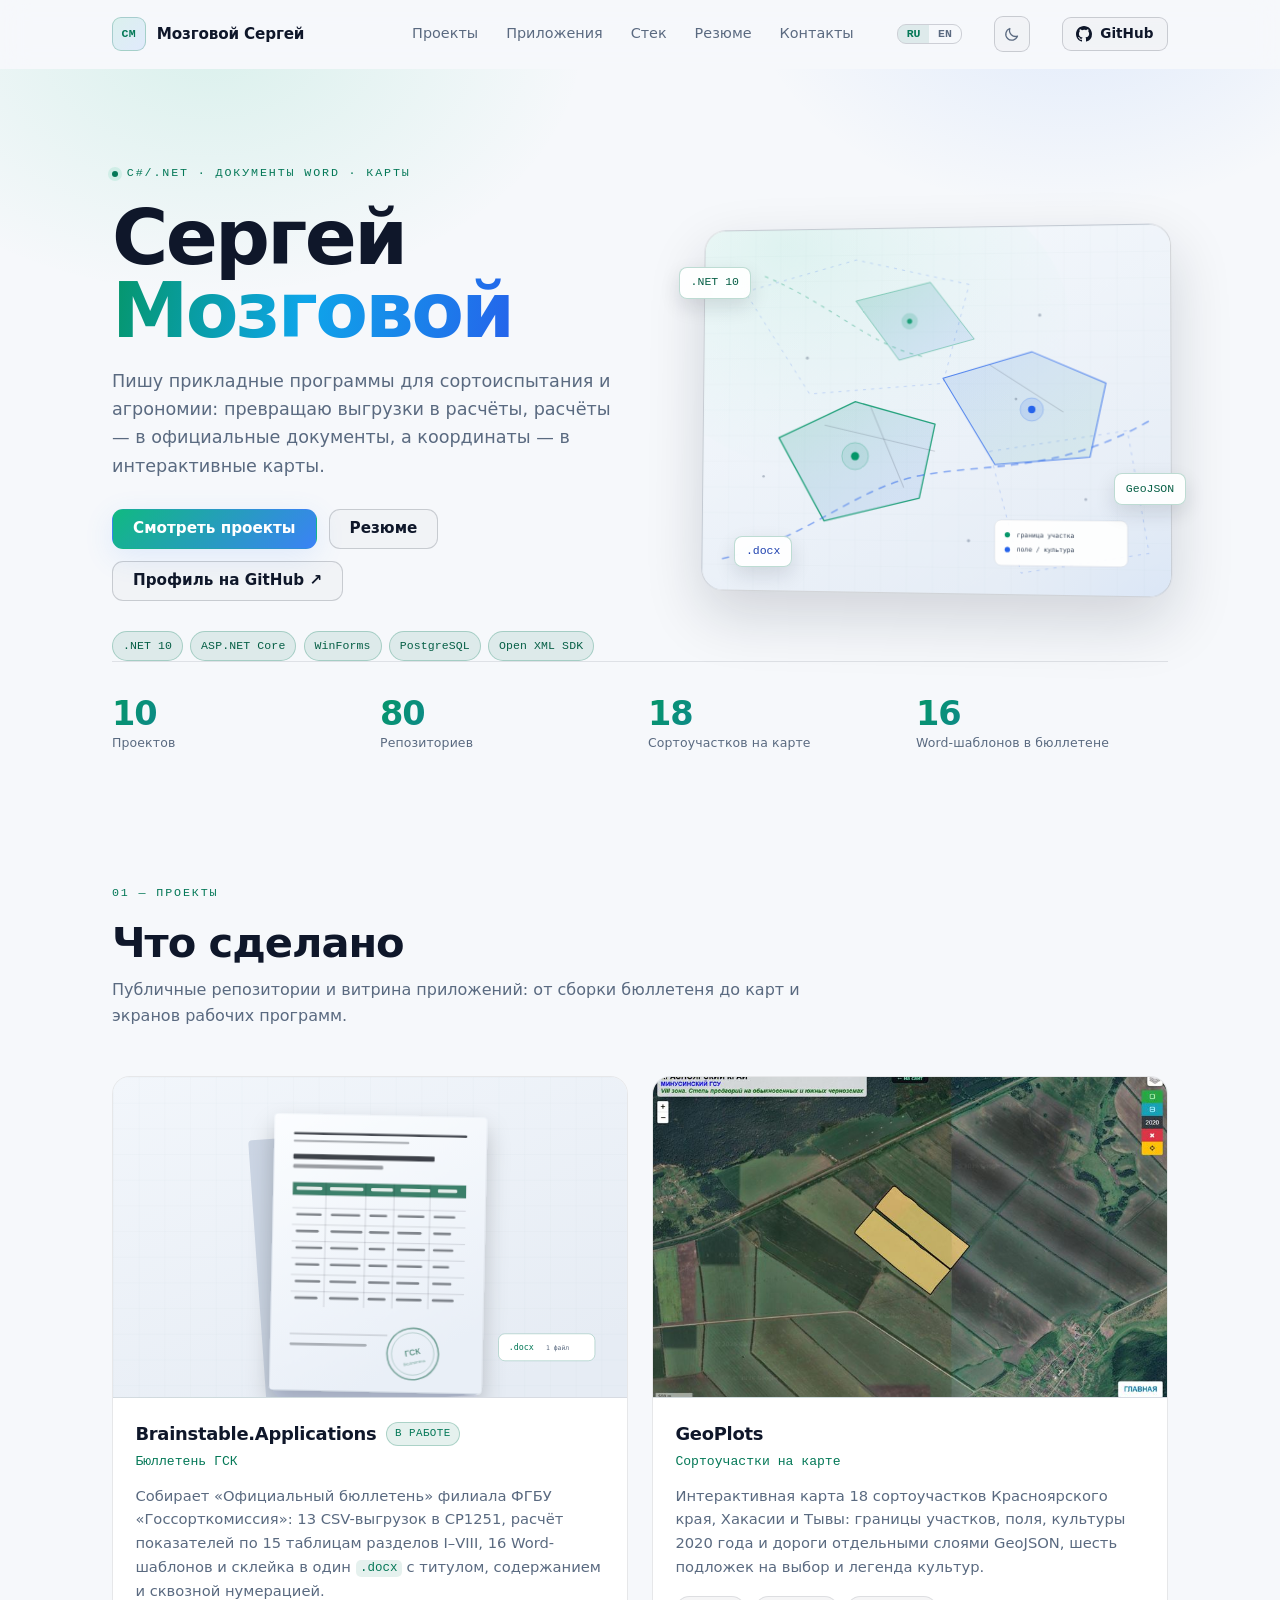
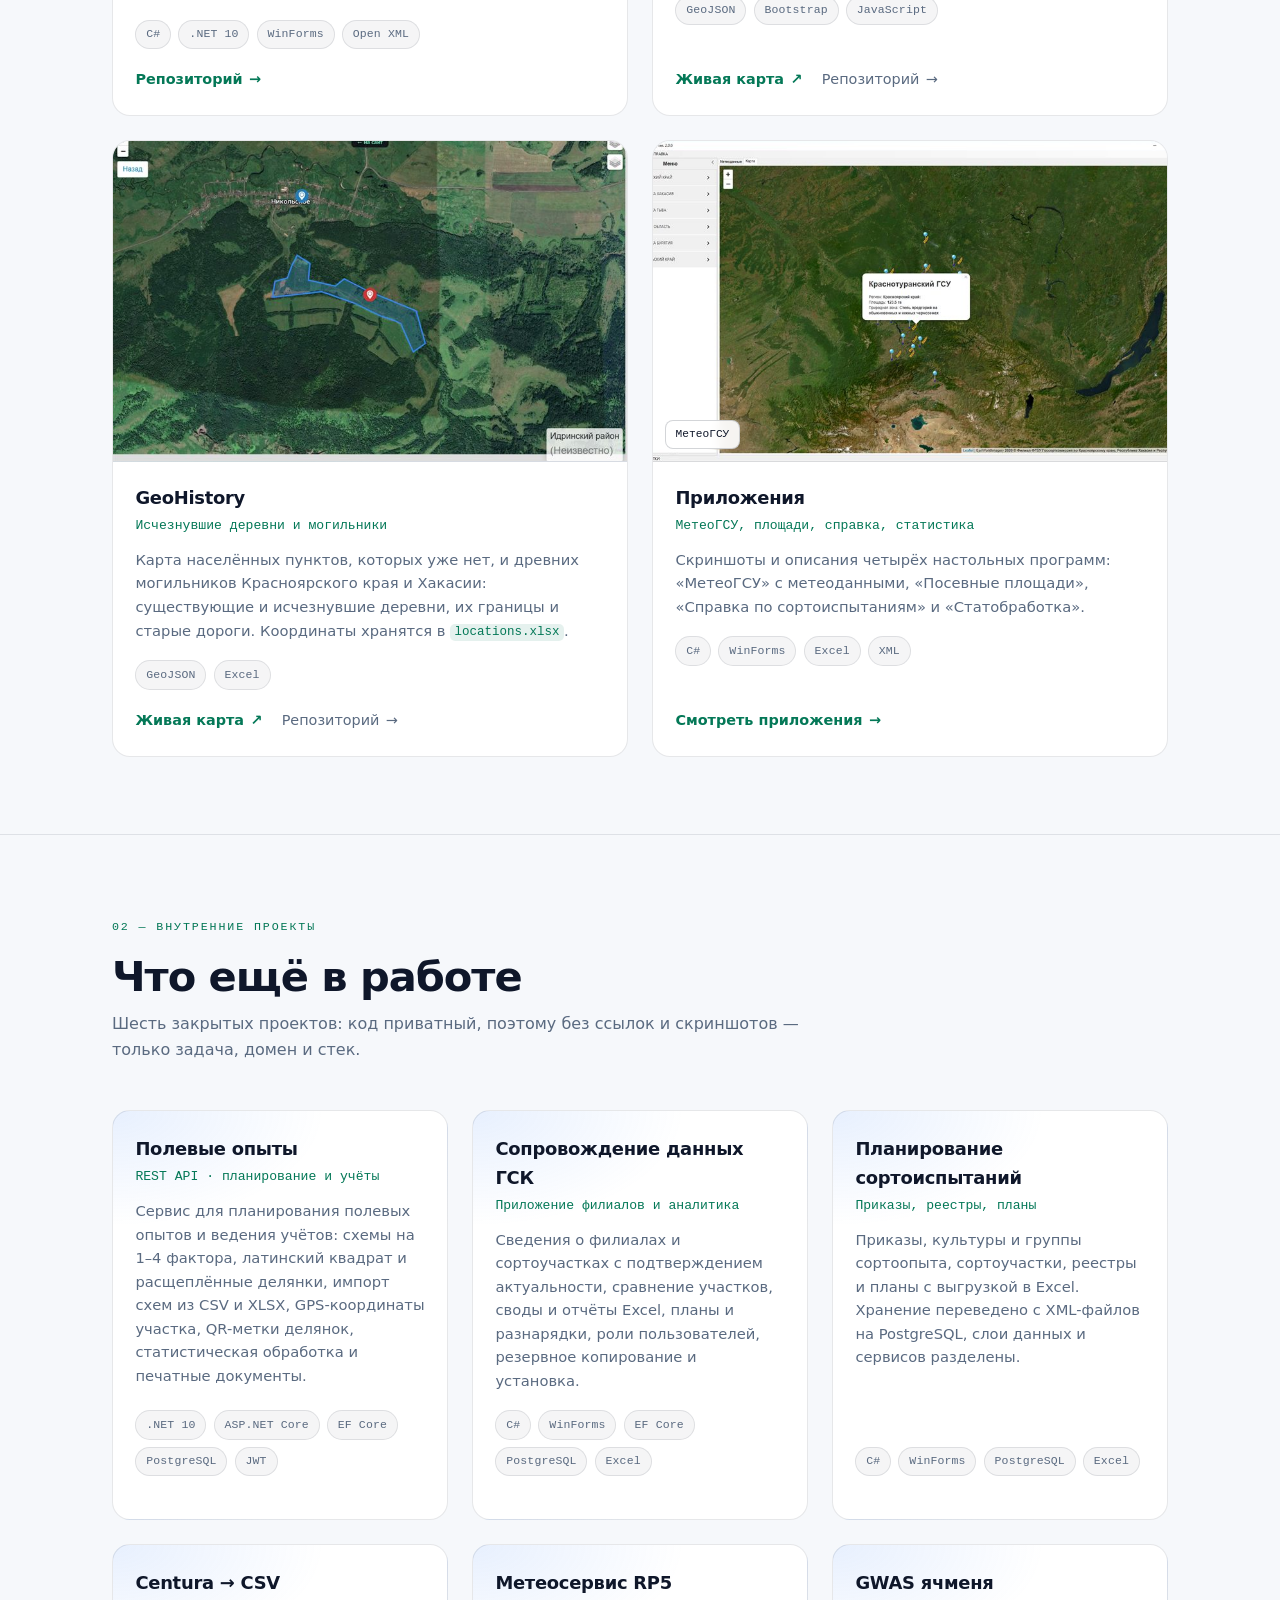
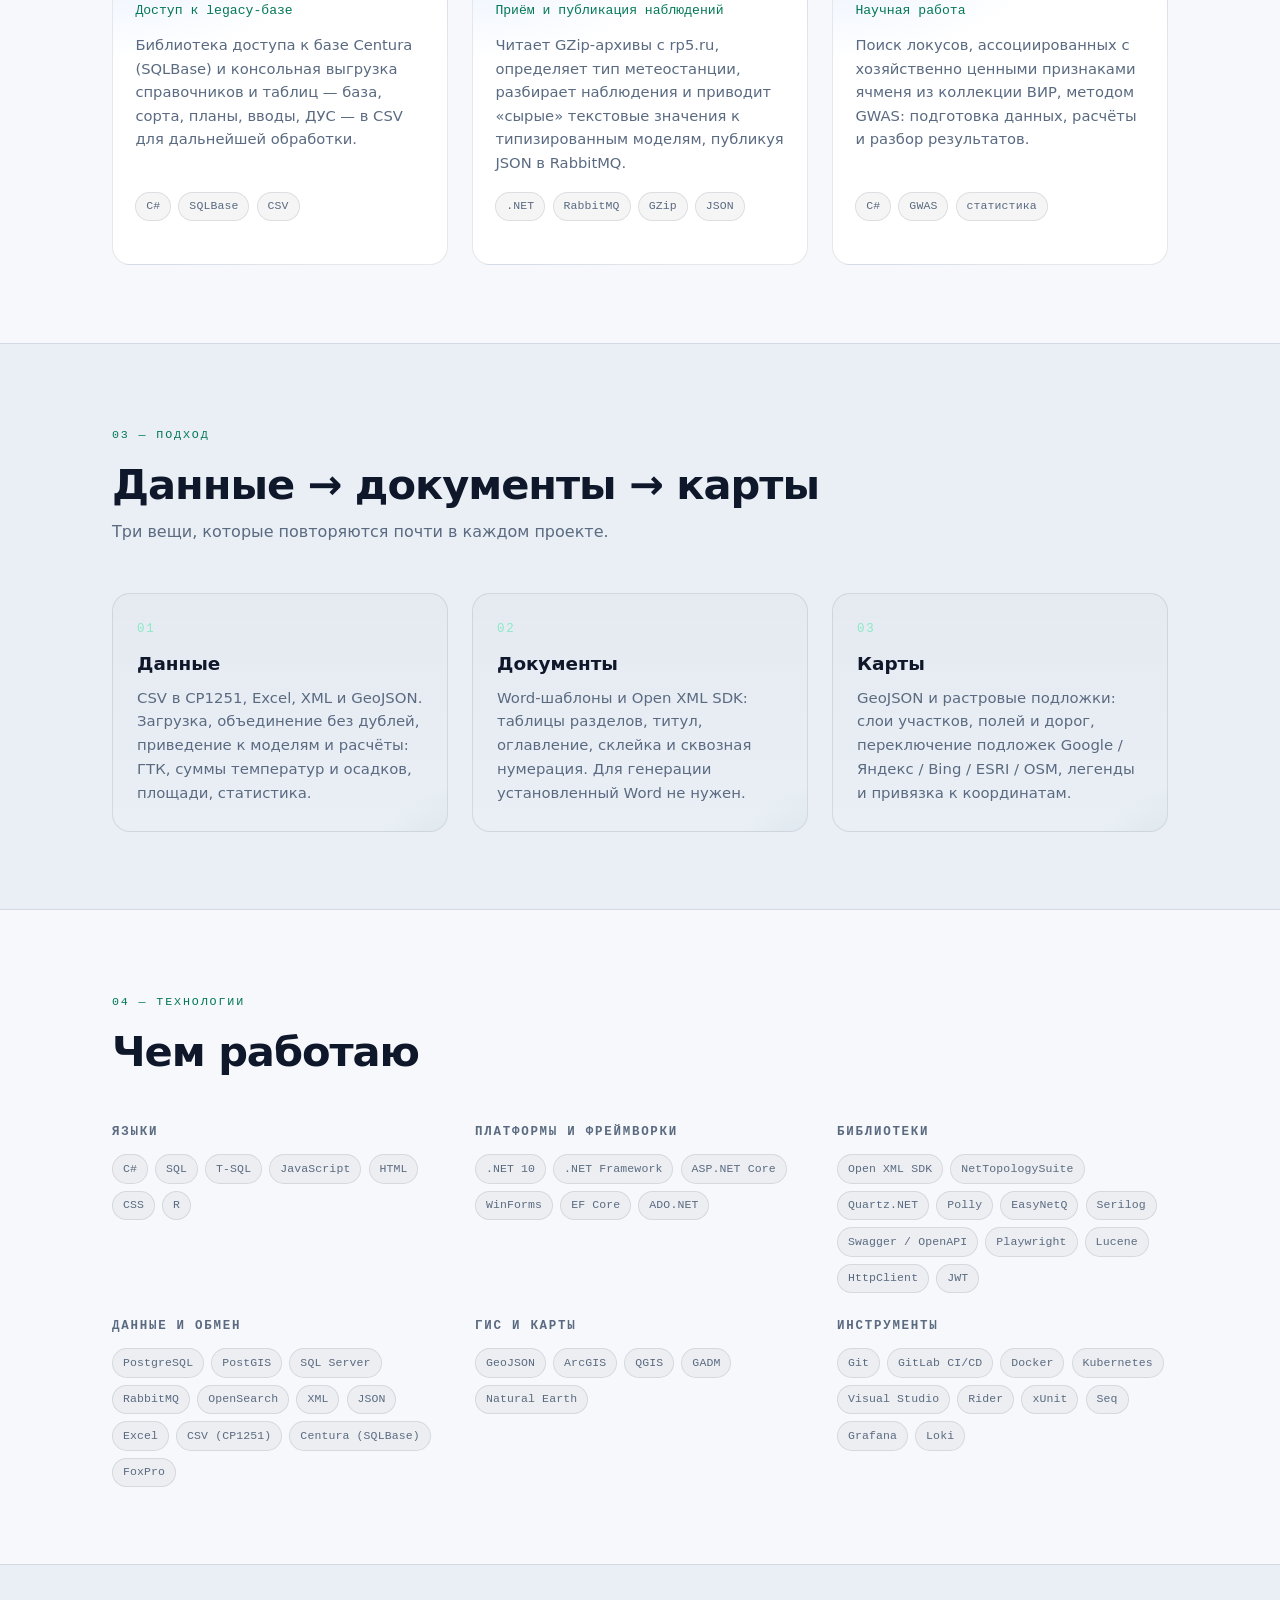
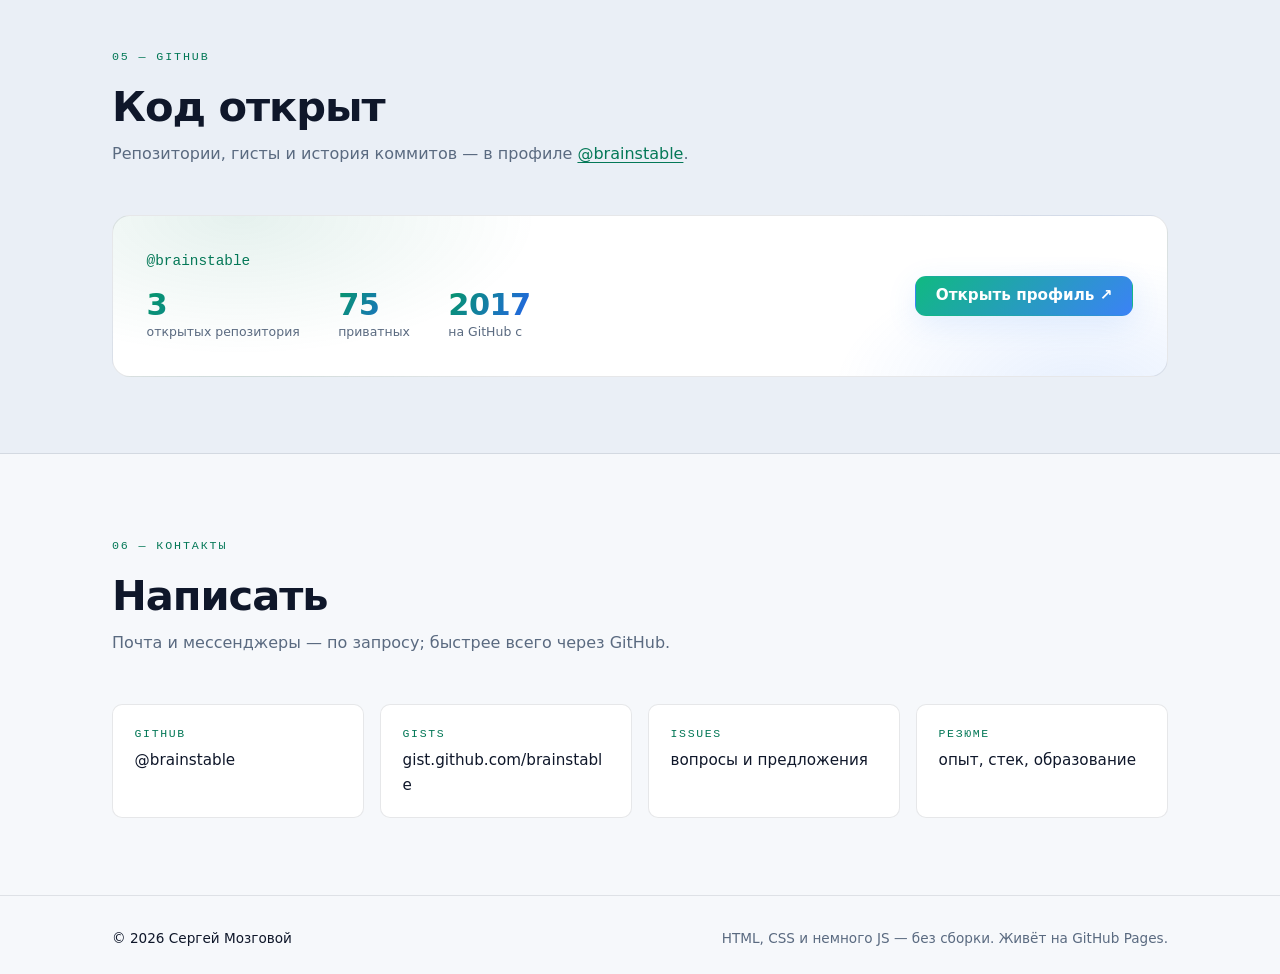
<file: index.html>
<!doctype html>
<html lang="ru">
<head>
<meta charset="utf-8">
<meta name="viewport" content="width=device-width, initial-scale=1">
<title>Сергей Мозговой — C#/.NET разработчик</title>
<meta name="description" content="Прикладные программы для сортоиспытания и агрономии на C#/.NET: документы Word из шаблонов, обработка CSV и Excel, интерактивные карты.">
<meta name="author" content="Сергей Мозговой">
<meta name="theme-color" content="#f6f8fb">
<script>
  (function () {
    document.documentElement.classList.add('js');
    try {
      var param = null;
      try {
        param = new URLSearchParams(window.location.search).get('theme');
      } catch (e) { /* старые браузеры */ }

      var saved = localStorage.getItem('theme');
      var theme = (param === 'light' || param === 'dark') ? param
        : (saved === 'light' || saved === 'dark') ? saved
        : 'light';

      document.documentElement.dataset.theme = theme;
    } catch (e) {
      document.documentElement.dataset.theme = 'light';
    }
  })();
</script>
<link rel="canonical" href="https://brainstable.github.io/">
<link rel="alternate" hreflang="ru" href="https://brainstable.github.io/">
<link rel="alternate" hreflang="en" href="https://brainstable.github.io/en/">
<link rel="alternate" hreflang="x-default" href="https://brainstable.github.io/">
<meta property="og:type" content="website">
<meta property="og:locale" content="ru_RU">
<meta property="og:locale:alternate" content="en_US">
<meta property="og:site_name" content="Сергей Мозговой">
<meta property="og:title" content="Сергей Мозговой — C#/.NET разработчик">
<meta property="og:description" content="Прикладные программы для сортоиспытания и агрономии: документы Word, обработка данных, интерактивные карты.">
<meta property="og:url" content="https://brainstable.github.io/">
<meta property="og:image" content="https://brainstable.github.io/assets/og.png">
<meta property="og:image:type" content="image/png">
<meta property="og:image:width" content="1200">
<meta property="og:image:height" content="630">
<meta property="og:image:alt" content="Сергей Мозговой — C#/.NET разработчик: документы Word и карты">
<meta name="twitter:card" content="summary_large_image">
<meta name="twitter:title" content="Сергей Мозговой — C#/.NET разработчик">
<meta name="twitter:description" content="Прикладные программы для сортоиспытания и агрономии: документы Word, обработка данных, интерактивные карты.">
<meta name="twitter:image" content="https://brainstable.github.io/assets/og.png">
<link rel="icon" href="assets/favicon.svg" type="image/svg+xml">
<link rel="stylesheet" href="assets/css/style.css">
<script src="assets/js/main.js" defer></script>
<script type="application/ld+json">
{
  "@context": "https://schema.org",
  "@type": "Person",
  "name": "Сергей Мозговой",
  "alternateName": "Mozgovoy Sergey",
  "url": "https://brainstable.github.io/",
  "jobTitle": "C#/.NET разработчик",
  "sameAs": ["https://github.com/brainstable", "https://gist.github.com/brainstable"]
}
</script>
</head>
<body>
<a class="skip-link" href="#main">Перейти к содержанию</a>

<header class="header" id="header">
  <div class="wrap header__inner">
    <a class="brand" href="#top" aria-label="В начало страницы">
      <span class="brand__mark" aria-hidden="true">СМ</span>
      <span class="brand__name">Мозговой Сергей</span>
    </a>

    <nav class="nav" aria-label="Разделы страницы">
      <a class="nav__link" href="#projects">Проекты</a>
      <a class="nav__link" href="apps/">Приложения</a>
      <a class="nav__link" href="#stack">Стек</a>
      <a class="nav__link" href="resume/">Резюме</a>
      <a class="nav__link" href="#contacts">Контакты</a>
    </nav>

    <div class="lang" aria-label="Язык">
      <span class="lang__link is-active" aria-current="true">RU</span>
      <a class="lang__link" href="en/" hreflang="en" lang="en">EN</a>
    </div>

    <button class="theme-toggle" id="themeToggle" type="button" aria-label="Включить светлую тему" aria-pressed="false" title="Светлая тема">
      <svg class="icon icon--sun" viewBox="0 0 24 24" fill="none" stroke="currentColor" stroke-width="1.8" stroke-linecap="round" aria-hidden="true"><circle cx="12" cy="12" r="4.2"/><path d="M12 2.4v2.2M12 19.4v2.2M21.6 12h-2.2M4.6 12H2.4M18.8 5.2l-1.6 1.6M6.8 17.2l-1.6 1.6M18.8 18.8l-1.6-1.6M6.8 6.8L5.2 5.2"/></svg>
      <svg class="icon icon--moon" viewBox="0 0 24 24" fill="none" stroke="currentColor" stroke-width="1.8" stroke-linecap="round" stroke-linejoin="round" aria-hidden="true"><path d="M20.5 14.3A8.5 8.5 0 0 1 9.7 3.5a8.5 8.5 0 1 0 10.8 10.8Z"/></svg>
    </button>

    <a class="btn btn--ghost btn--sm header__gh" href="https://github.com/brainstable" target="_blank" rel="noopener">
      <svg width="16" height="16" viewBox="0 0 16 16" aria-hidden="true" fill="currentColor"><path d="M8 0C3.58 0 0 3.58 0 8c0 3.54 2.29 6.53 5.47 7.59.4.07.55-.17.55-.38 0-.19-.01-.82-.01-1.49-2.01.37-2.53-.49-2.69-.94-.09-.23-.48-.94-.82-1.13-.28-.15-.68-.52-.01-.53.63-.01 1.08.58 1.23.82.72 1.21 1.87.87 2.33.66.07-.52.28-.87.51-1.07-1.78-.2-3.64-.89-3.64-3.95 0-.87.31-1.59.82-2.15-.08-.2-.36-1.02.08-2.12 0 0 .67-.21 2.2.82a7.4 7.4 0 0 1 2-.27c.68 0 1.36.09 2 .27 1.53-1.04 2.2-.82 2.2-.82.44 1.1.16 1.92.08 2.12.51.56.82 1.27.82 2.15 0 3.07-1.87 3.75-3.65 3.95.29.25.54.73.54 1.48 0 1.07-.01 1.93-.01 2.2 0 .21.15.46.55.38A8.01 8.01 0 0 0 16 8c0-4.42-3.58-8-8-8Z"/></svg>
      GitHub
    </a>
  </div>
</header>

<main id="main">
  <section class="hero" id="top">
    <div class="hero__glow" aria-hidden="true"></div>
    <div class="wrap hero__inner">
      <div class="hero__text">
        <p class="eyebrow"><span class="dot" aria-hidden="true"></span> C#/.NET · документы Word · карты</p>

        <h1 class="hero__title">Сергей<br><span class="grad">Мозговой</span></h1>

        <p class="hero__lead">
          Пишу прикладные программы для сортоиспытания и агрономии: превращаю выгрузки
          в расчёты, расчёты — в официальные документы, а координаты — в интерактивные карты.
        </p>

        <div class="hero__actions">
          <a class="btn btn--primary" href="#projects">Смотреть проекты</a>
          <a class="btn btn--ghost" href="resume/">Резюме</a>
          <a class="btn btn--ghost" href="https://github.com/brainstable" target="_blank" rel="noopener">Профиль на GitHub&nbsp;↗</a>
        </div>

        <ul class="chips chips--hero" aria-label="Ключевые технологии">
          <li class="chip">.NET 10</li>
          <li class="chip">ASP.NET Core</li>
          <li class="chip">WinForms</li>
          <li class="chip">PostgreSQL</li>
          <li class="chip">Open XML SDK</li>
        </ul>
      </div>

      <div class="hero__art" aria-hidden="true">
        <div class="hero__frame">
          <img class="theme-img theme-img--dark" src="assets/img/hero-map.svg" alt="" width="900" height="700" decoding="async">
          <img class="theme-img theme-img--light" src="assets/img/hero-map-light.svg" alt="" width="900" height="700" decoding="async">
        </div>
        <span class="float float--1">.NET&nbsp;10</span>
        <span class="float float--2">GeoJSON</span>
        <span class="float float--3">.docx</span>
      </div>
    </div>

    <div class="wrap">
      <dl class="metrics">
        <div class="metric"><dt>Проектов</dt><dd>10</dd></div>
        <div class="metric"><dt>Репозиториев</dt><dd>80</dd></div>
        <div class="metric"><dt>Сортоучастков на карте</dt><dd>18</dd></div>
        <div class="metric"><dt>Word-шаблонов в бюллетене</dt><dd>16</dd></div>
      </dl>
    </div>
  </section>

  <section class="section" id="projects">
    <div class="wrap">
      <header class="section__head reveal">
        <p class="eyebrow">01 — Проекты</p>
        <h2 class="section__title">Что сделано</h2>
        <p class="section__lead">Публичные репозитории и витрина приложений: от сборки бюллетеня до карт и экранов рабочих программ.</p>
      </header>

      <div class="projects">
        <article class="card reveal">
          <a class="card__preview" href="https://github.com/brainstable/Brainstable.Applications" target="_blank" rel="noopener" tabindex="-1" aria-hidden="true">
            <img class="theme-img theme-img--dark" src="assets/img/preview-bulletin.svg" alt="" width="800" height="500" decoding="async">
            <img class="theme-img theme-img--light" src="assets/img/preview-bulletin-light.svg" alt="" width="800" height="500" decoding="async">
          </a>
          <div class="card__body">
            <div class="card__top">
              <h3 class="card__title">Brainstable.Applications</h3>
              <span class="badge badge--live">в работе</span>
            </div>
            <p class="card__sub">Бюллетень ГСК</p>
            <p class="card__text">
              Собирает «Официальный бюллетень» филиала ФГБУ «Госсорткомиссия»: 13 CSV-выгрузок
              в CP1251, расчёт показателей по 15 таблицам разделов I–VIII, 16 Word-шаблонов
              и склейка в один <code>.docx</code> с титулом, содержанием и сквозной нумерацией.
            </p>
            <ul class="chips" aria-label="Технологии">
              <li class="chip">C#</li><li class="chip">.NET 10</li><li class="chip">WinForms</li><li class="chip">Open XML</li>
            </ul>
            <a class="card__link" href="https://github.com/brainstable/Brainstable.Applications" target="_blank" rel="noopener">
              Репозиторий <span aria-hidden="true">→</span>
            </a>
          </div>
        </article>

        <article class="card reveal">
          <a class="card__preview" href="maps/geoplots/" target="_blank" rel="noopener" tabindex="-1" aria-hidden="true">
            <img src="assets/img/preview-geoplots.jpg" alt="" width="800" height="500" decoding="async">
          </a>
          <div class="card__body">
            <div class="card__top">
              <h3 class="card__title">GeoPlots</h3>
            </div>
            <p class="card__sub">Сортоучастки на карте</p>
            <p class="card__text">
              Интерактивная карта 18 сортоучастков Красноярского края, Хакасии и Тывы: границы
              участков, поля, культуры 2020 года и дороги отдельными слоями GeoJSON, шесть
              подложек на выбор и легенда культур.
            </p>
            <ul class="chips" aria-label="Технологии">
              <li class="chip">GeoJSON</li><li class="chip">Bootstrap</li><li class="chip">JavaScript</li>
            </ul>
            <div class="card__links">
              <a class="card__link" href="maps/geoplots/" target="_blank" rel="noopener">
                Живая карта <span aria-hidden="true">↗</span>
              </a>
              <a class="card__link card__link--muted" href="https://github.com/brainstable/GeoPlots" target="_blank" rel="noopener">
                Репозиторий <span aria-hidden="true">→</span>
              </a>
            </div>
          </div>
        </article>

        <article class="card reveal">
          <a class="card__preview" href="maps/geohistory/" target="_blank" rel="noopener" tabindex="-1" aria-hidden="true">
            <img src="assets/img/preview-geohistory.jpg" alt="" width="800" height="500" decoding="async">
          </a>
          <div class="card__body">
            <div class="card__top">
              <h3 class="card__title">GeoHistory</h3>
            </div>
            <p class="card__sub">Исчезнувшие деревни и могильники</p>
            <p class="card__text">
              Карта населённых пунктов, которых уже нет, и древних могильников Красноярского края
              и Хакасии: существующие и исчезнувшие деревни, их границы и старые дороги.
              Координаты хранятся в <code>locations.xlsx</code>.
            </p>
            <ul class="chips" aria-label="Технологии">
              <li class="chip">GeoJSON</li><li class="chip">Excel</li>
            </ul>
            <div class="card__links">
              <a class="card__link" href="maps/geohistory/" target="_blank" rel="noopener">
                Живая карта <span aria-hidden="true">↗</span>
              </a>
              <a class="card__link card__link--muted" href="https://github.com/brainstable/GeoHistory" target="_blank" rel="noopener">
                Репозиторий <span aria-hidden="true">→</span>
              </a>
            </div>
          </div>
        </article>

        <article class="card reveal">
          <a class="card__preview card__preview--shot" href="apps/" tabindex="-1" aria-hidden="true">
            <span class="card__shot-tag">МетеоГСУ</span>
          </a>
          <div class="card__body">
            <div class="card__top">
              <h3 class="card__title">Приложения</h3>
            </div>
            <p class="card__sub">МетеоГСУ, площади, справка, статистика</p>
            <p class="card__text">
              Скриншоты и описания четырёх настольных программ: «МетеоГСУ» с метеоданными,
              «Посевные площади», «Справка по сортоиспытаниям» и «Статобработка».
            </p>
            <ul class="chips" aria-label="Технологии">
              <li class="chip">C#</li><li class="chip">WinForms</li><li class="chip">Excel</li><li class="chip">XML</li>
            </ul>
            <a class="card__link" href="apps/">
              Смотреть приложения <span aria-hidden="true">→</span>
            </a>
          </div>
        </article>
      </div>
    </div>
  </section>

  <section class="section section--divided" id="internal">
    <div class="wrap">
      <header class="section__head reveal">
        <p class="eyebrow">02 — Внутренние проекты</p>
        <h2 class="section__title">Что ещё в работе</h2>
        <p class="section__lead">Шесть закрытых проектов: код приватный, поэтому без ссылок и скриншотов — только задача, домен и стек.</p>
      </header>

      <div class="projects projects--closed">
        <article class="card card--closed reveal">
          <div class="card__body">
            <div class="card__top">
              <h3 class="card__title">Полевые опыты</h3>
            </div>
            <p class="card__sub">REST API · планирование и учёты</p>
            <p class="card__text">
              Сервис для планирования полевых опытов и ведения учётов: схемы на 1–4 фактора,
              латинский квадрат и расщеплённые делянки, импорт схем из CSV и XLSX,
              GPS-координаты участка, QR-метки делянок, статистическая обработка
              и печатные документы.
            </p>
            <ul class="chips" aria-label="Технологии">
              <li class="chip">.NET 10</li><li class="chip">ASP.NET Core</li><li class="chip">EF Core</li><li class="chip">PostgreSQL</li><li class="chip">JWT</li>
            </ul>
          </div>
        </article>

        <article class="card card--closed reveal">
          <div class="card__body">
            <div class="card__top">
              <h3 class="card__title">Сопровождение данных ГСК</h3>
            </div>
            <p class="card__sub">Приложение филиалов и аналитика</p>
            <p class="card__text">
              Сведения о филиалах и сортоучастках с подтверждением актуальности, сравнение
              участков, своды и отчёты Excel, планы и разнарядки, роли пользователей,
              резервное копирование и установка.
            </p>
            <ul class="chips" aria-label="Технологии">
              <li class="chip">C#</li><li class="chip">WinForms</li><li class="chip">EF Core</li><li class="chip">PostgreSQL</li><li class="chip">Excel</li>
            </ul>
          </div>
        </article>

        <article class="card card--closed reveal">
          <div class="card__body">
            <div class="card__top">
              <h3 class="card__title">Планирование сортоиспытаний</h3>
            </div>
            <p class="card__sub">Приказы, реестры, планы</p>
            <p class="card__text">
              Приказы, культуры и группы сортоопыта, сортоучастки, реестры и планы
              с выгрузкой в Excel. Хранение переведено с XML-файлов на PostgreSQL,
              слои данных и сервисов разделены.
            </p>
            <ul class="chips" aria-label="Технологии">
              <li class="chip">C#</li><li class="chip">WinForms</li><li class="chip">PostgreSQL</li><li class="chip">Excel</li>
            </ul>
          </div>
        </article>

        <article class="card card--closed reveal">
          <div class="card__body">
            <div class="card__top">
              <h3 class="card__title">Centura → CSV</h3>
            </div>
            <p class="card__sub">Доступ к legacy-базе</p>
            <p class="card__text">
              Библиотека доступа к базе Centura (SQLBase) и консольная выгрузка справочников
              и таблиц — база, сорта, планы, вводы, ДУС — в CSV для дальнейшей обработки.
            </p>
            <ul class="chips" aria-label="Технологии">
              <li class="chip">C#</li><li class="chip">SQLBase</li><li class="chip">CSV</li>
            </ul>
          </div>
        </article>

        <article class="card card--closed reveal">
          <div class="card__body">
            <div class="card__top">
              <h3 class="card__title">Метеосервис RP5</h3>
            </div>
            <p class="card__sub">Приём и публикация наблюдений</p>
            <p class="card__text">
              Читает GZip-архивы с rp5.ru, определяет тип метеостанции, разбирает наблюдения
              и приводит «сырые» текстовые значения к типизированным моделям, публикуя JSON
              в RabbitMQ.
            </p>
            <ul class="chips" aria-label="Технологии">
              <li class="chip">.NET</li><li class="chip">RabbitMQ</li><li class="chip">GZip</li><li class="chip">JSON</li>
            </ul>
          </div>
        </article>

        <article class="card card--closed reveal">
          <div class="card__body">
            <div class="card__top">
              <h3 class="card__title">GWAS ячменя</h3>
            </div>
            <p class="card__sub">Научная работа</p>
            <p class="card__text">
              Поиск локусов, ассоциированных с хозяйственно ценными признаками ячменя
              из коллекции ВИР, методом GWAS: подготовка данных, расчёты и разбор результатов.
            </p>
            <ul class="chips" aria-label="Технологии">
              <li class="chip">C#</li><li class="chip">GWAS</li><li class="chip">статистика</li>
            </ul>
          </div>
        </article>
      </div>
    </div>
  </section>

  <section class="section section--alt" id="approach">
    <div class="wrap">
      <header class="section__head reveal">
        <p class="eyebrow">03 — Подход</p>
        <h2 class="section__title">Данные → документы → карты</h2>
        <p class="section__lead">Три вещи, которые повторяются почти в каждом проекте.</p>
      </header>

      <div class="steps">
        <article class="step reveal">
          <span class="step__num" aria-hidden="true">01</span>
          <h3 class="step__title">Данные</h3>
          <p class="step__text">
            CSV в CP1251, Excel, XML и GeoJSON. Загрузка, объединение без дублей,
            приведение к моделям и расчёты: ГТК, суммы температур и осадков, площади, статистика.
          </p>
        </article>

        <article class="step reveal">
          <span class="step__num" aria-hidden="true">02</span>
          <h3 class="step__title">Документы</h3>
          <p class="step__text">
            Word-шаблоны и Open XML SDK: таблицы разделов, титул, оглавление, склейка
            и сквозная нумерация. Для генерации установленный Word не нужен.
          </p>
        </article>

        <article class="step reveal">
          <span class="step__num" aria-hidden="true">03</span>
          <h3 class="step__title">Карты</h3>
          <p class="step__text">
            GeoJSON и растровые подложки: слои участков, полей и дорог, переключение подложек
            Google / Яндекс / Bing / ESRI / OSM, легенды и привязка к координатам.
          </p>
        </article>
      </div>
    </div>
  </section>

  <section class="section" id="stack">
    <div class="wrap">
      <header class="section__head reveal">
        <p class="eyebrow">04 — Технологии</p>
        <h2 class="section__title">Чем работаю</h2>
      </header>

      <div class="stack">
        <div class="stack__group reveal">
          <h3 class="stack__title">Языки</h3>
          <ul class="chips"><li class="chip">C#</li><li class="chip">SQL</li><li class="chip">T-SQL</li><li class="chip">JavaScript</li><li class="chip">HTML</li><li class="chip">CSS</li><li class="chip">R</li></ul>
        </div>
        <div class="stack__group reveal">
          <h3 class="stack__title">Платформы и фреймворки</h3>
          <ul class="chips"><li class="chip">.NET 10</li><li class="chip">.NET Framework</li><li class="chip">ASP.NET Core</li><li class="chip">WinForms</li><li class="chip">EF Core</li><li class="chip">ADO.NET</li></ul>
        </div>
        <div class="stack__group reveal">
          <h3 class="stack__title">Библиотеки</h3>
          <ul class="chips"><li class="chip">Open XML SDK</li><li class="chip">NetTopologySuite</li><li class="chip">Quartz.NET</li><li class="chip">Polly</li><li class="chip">EasyNetQ</li><li class="chip">Serilog</li><li class="chip">Swagger / OpenAPI</li><li class="chip">Playwright</li><li class="chip">Lucene</li><li class="chip">HttpClient</li><li class="chip">JWT</li></ul>
        </div>
        <div class="stack__group reveal">
          <h3 class="stack__title">Данные и обмен</h3>
          <ul class="chips"><li class="chip">PostgreSQL</li><li class="chip">PostGIS</li><li class="chip">SQL Server</li><li class="chip">RabbitMQ</li><li class="chip">OpenSearch</li><li class="chip">XML</li><li class="chip">JSON</li><li class="chip">Excel</li><li class="chip">CSV (CP1251)</li><li class="chip">Centura (SQLBase)</li><li class="chip">FoxPro</li></ul>
        </div>
        <div class="stack__group reveal">
          <h3 class="stack__title">ГИС и карты</h3>
          <ul class="chips"><li class="chip">GeoJSON</li><li class="chip">ArcGIS</li><li class="chip">QGIS</li><li class="chip">GADM</li><li class="chip">Natural Earth</li></ul>
        </div>
        <div class="stack__group reveal">
          <h3 class="stack__title">Инструменты</h3>
          <ul class="chips"><li class="chip">Git</li><li class="chip">GitLab CI/CD</li><li class="chip">Docker</li><li class="chip">Kubernetes</li><li class="chip">Visual Studio</li><li class="chip">Rider</li><li class="chip">xUnit</li><li class="chip">Seq</li><li class="chip">Grafana</li><li class="chip">Loki</li></ul>
        </div>
      </div>
    </div>
  </section>

  <section class="section section--alt" id="stats">
    <div class="wrap">
      <header class="section__head reveal">
        <p class="eyebrow">05 — GitHub</p>
        <h2 class="section__title">Код открыт</h2>
        <p class="section__lead">Репозитории, гисты и история коммитов — в профиле <a href="https://github.com/brainstable" target="_blank" rel="noopener">@brainstable</a>.</p>
      </header>

      <div class="gh-panel reveal">
        <div class="gh-panel__body">
          <p class="gh-panel__handle">@brainstable</p>
          <ul class="gh-facts">
            <li><b>3</b><span>открытых репозитория</span></li>
            <li><b>75</b><span>приватных</span></li>
            <li><b>2017</b><span>на GitHub с</span></li>
          </ul>
        </div>
        <a class="btn btn--primary" href="https://github.com/brainstable" target="_blank" rel="noopener">Открыть профиль&nbsp;↗</a>
      </div>
    </div>
  </section>

  <section class="section" id="contacts">
    <div class="wrap">
      <header class="section__head reveal">
        <p class="eyebrow">06 — Контакты</p>
        <h2 class="section__title">Написать</h2>
        <p class="section__lead">Почта и мессенджеры — по запросу; быстрее всего через GitHub.</p>
      </header>

      <div class="contacts">
        <a class="contact reveal" href="https://github.com/brainstable" target="_blank" rel="noopener">
          <span class="contact__label">GitHub</span>
          <span class="contact__value">@brainstable</span>
        </a>
        <a class="contact reveal" href="https://gist.github.com/brainstable" target="_blank" rel="noopener">
          <span class="contact__label">Gists</span>
          <span class="contact__value">gist.github.com/brainstable</span>
        </a>
        <a class="contact reveal" href="https://github.com/brainstable/brainstable/issues" target="_blank" rel="noopener">
          <span class="contact__label">Issues</span>
          <span class="contact__value">вопросы и предложения</span>
        </a>
        <a class="contact reveal" href="resume/">
          <span class="contact__label">Резюме</span>
          <span class="contact__value">опыт, стек, образование</span>
        </a>
      </div>
    </div>
  </section>
</main>

<footer class="footer">
  <div class="wrap footer__inner">
    <p class="footer__text">© <span class="js-year">2026</span> Сергей Мозговой</p>
    <p class="footer__text footer__muted">HTML, CSS и немного JS — без сборки. Живёт на GitHub Pages.</p>
  </div>
</footer>
</body>
</html>
</file>
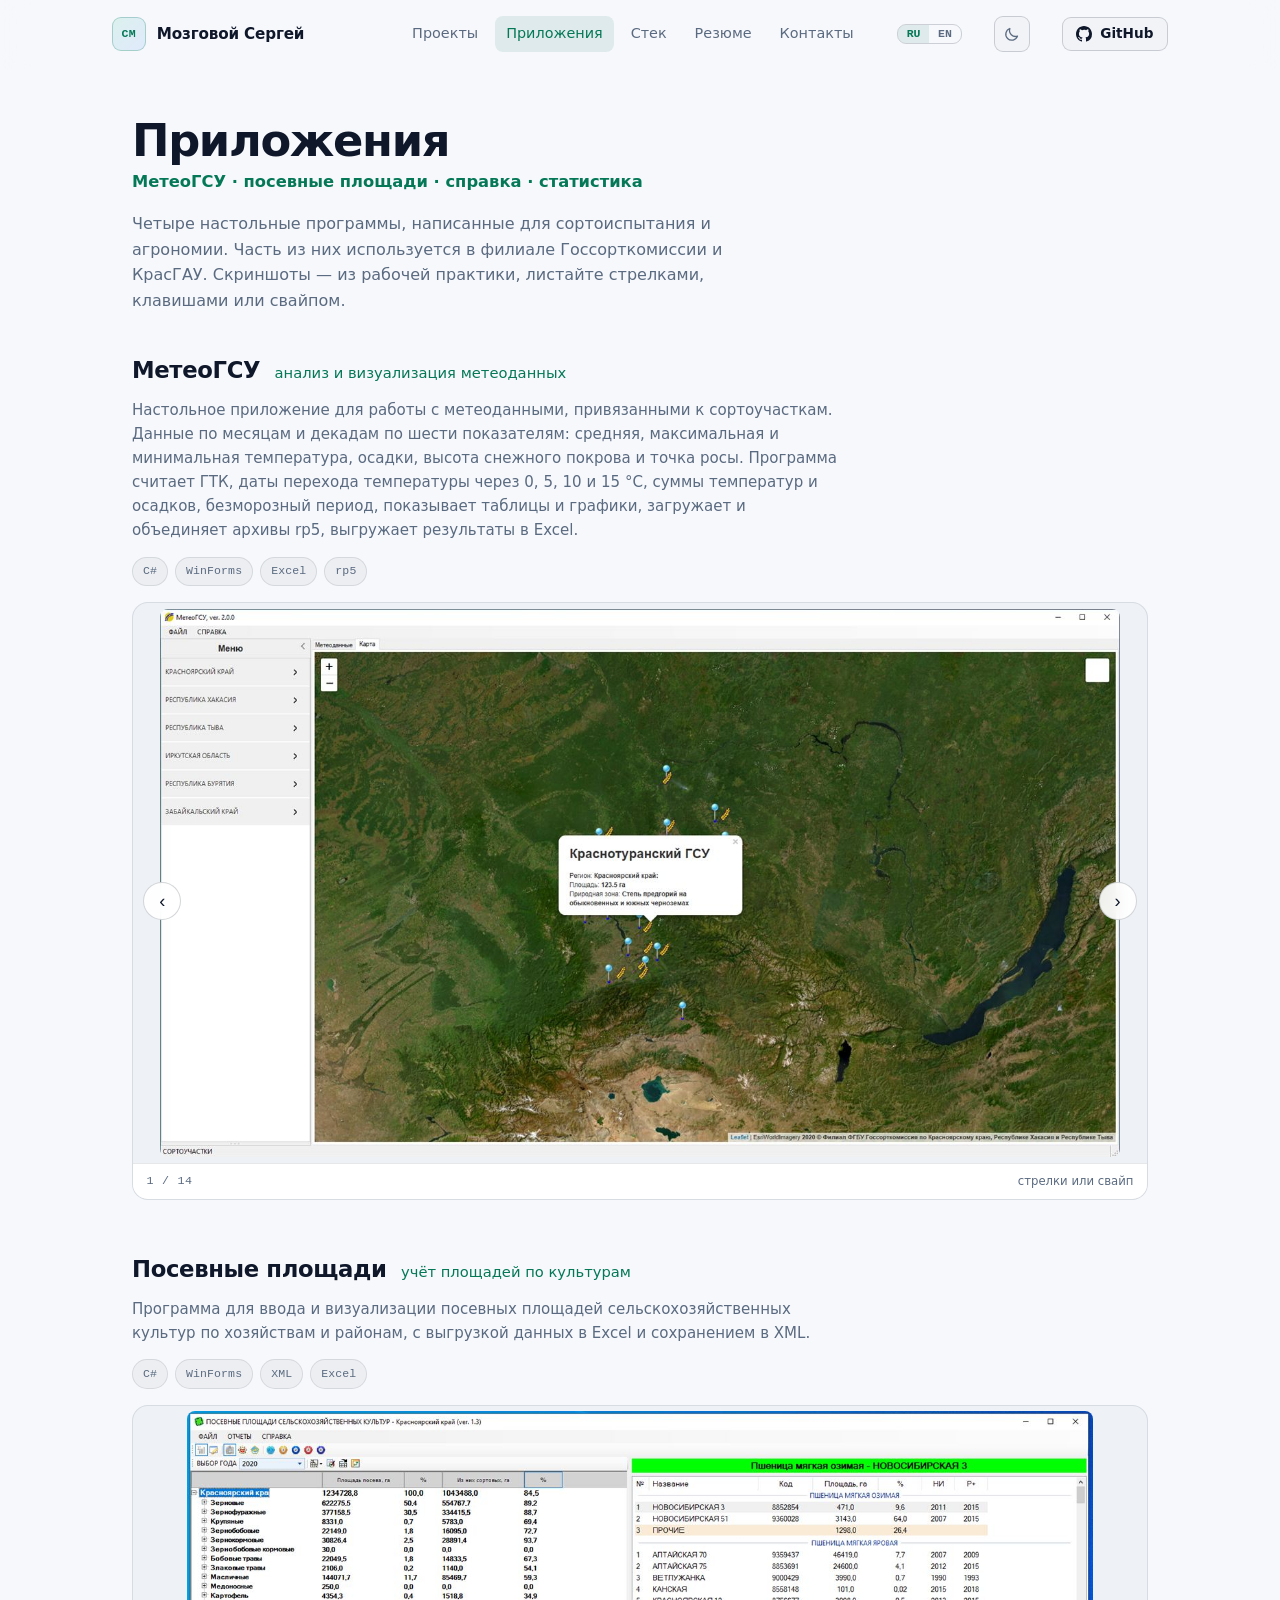
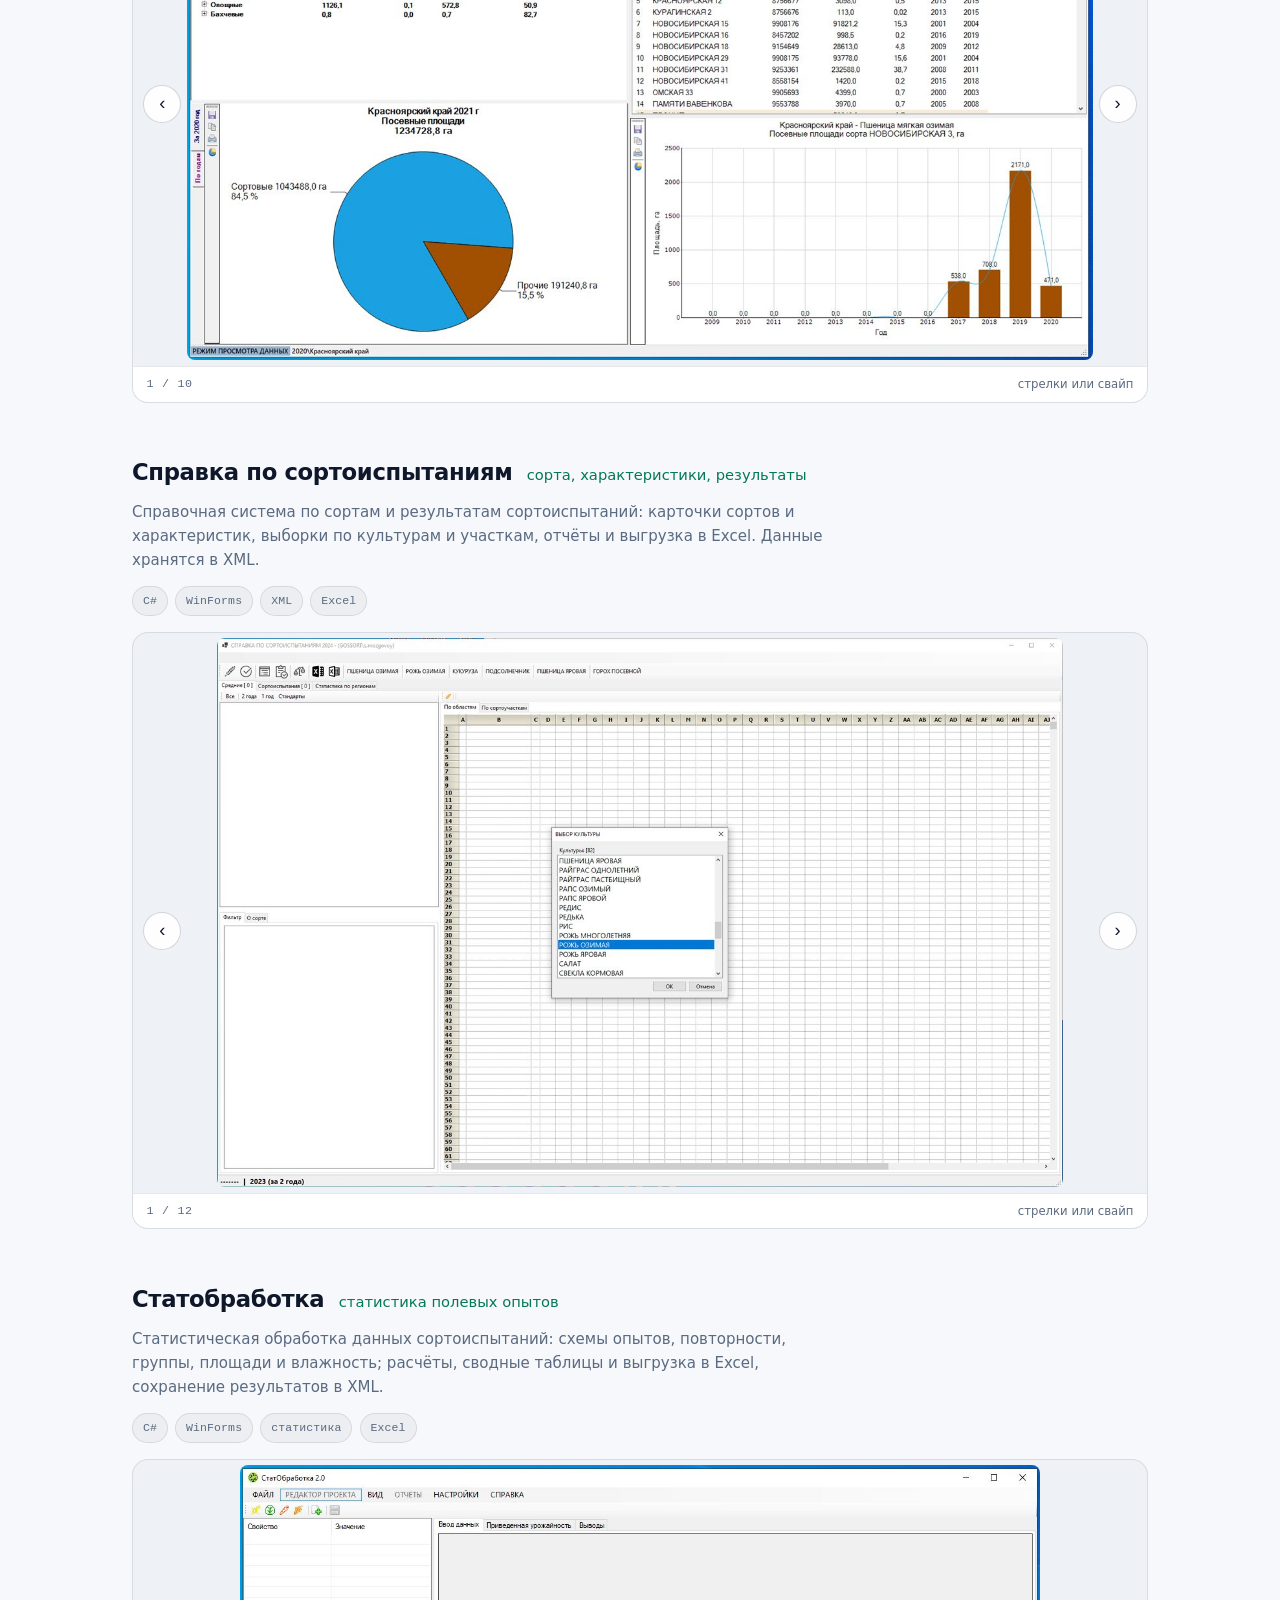
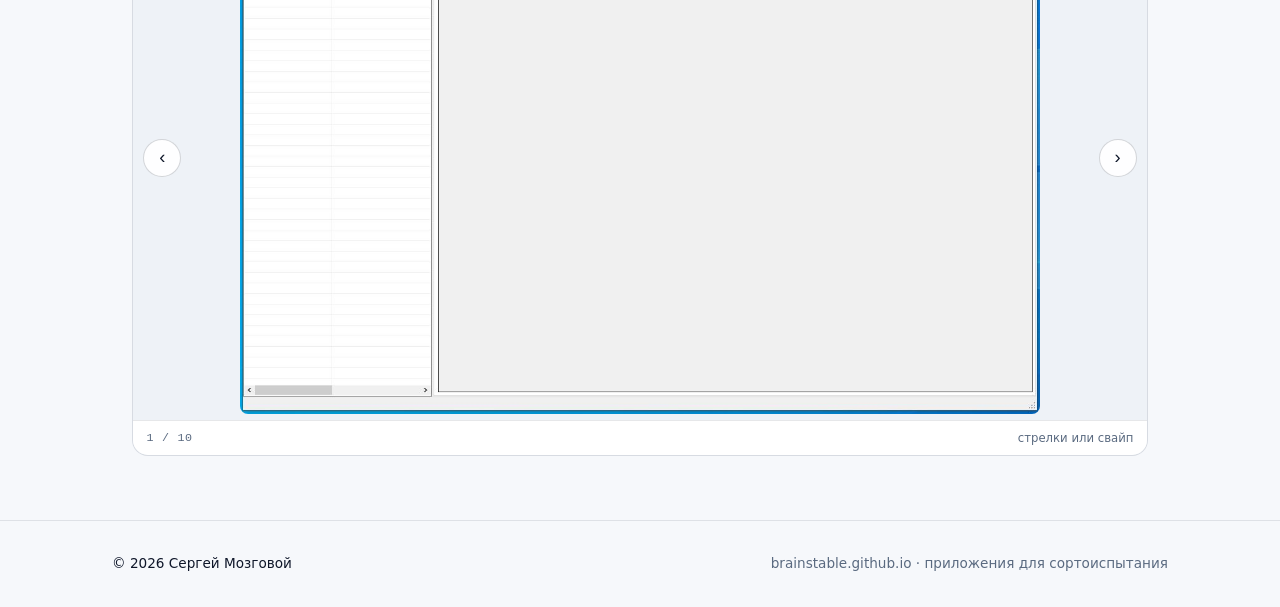
<file: apps/index.html>
<!doctype html>
<html lang="ru">
<head>
<meta charset="utf-8">
<meta name="viewport" content="width=device-width, initial-scale=1">
<title>Приложения — МетеоГСУ, посевные площади, справка, статистика · Сергей Мозговой</title>
<meta name="description" content="Четыре внутренние программы для сортоиспытания: анализ метеоданных, посевные площади, справка по сортоиспытаниям и статистическая обработка. Скриншоты и описание.">
<meta name="author" content="Сергей Мозговой">
<meta name="theme-color" content="#f6f8fb">
<script>
  (function () {
    document.documentElement.classList.add('js');
    try {
      var param = null;
      try {
        param = new URLSearchParams(window.location.search).get('theme');
      } catch (e) { /* старые браузеры */ }

      var saved = localStorage.getItem('theme');
      var theme = (param === 'light' || param === 'dark') ? param
        : (saved === 'light' || saved === 'dark') ? saved
        : 'light';

      document.documentElement.dataset.theme = theme;
    } catch (e) {
      document.documentElement.dataset.theme = 'light';
    }
  })();
</script>
<link rel="canonical" href="https://brainstable.github.io/apps/">
<link rel="alternate" hreflang="ru" href="https://brainstable.github.io/apps/">
<link rel="alternate" hreflang="en" href="https://brainstable.github.io/en/apps/">
<link rel="alternate" hreflang="x-default" href="https://brainstable.github.io/apps/">
<meta property="og:type" content="website">
<meta property="og:locale" content="ru_RU">
<meta property="og:title" content="Приложения — МетеоГСУ и другие программы">
<meta property="og:description" content="Четыре внутренние программы для сортоиспытания: метеоданные, площади, справка, статистика.">
<meta property="og:url" content="https://brainstable.github.io/apps/">
<meta property="og:image" content="https://brainstable.github.io/assets/og.png">
<meta name="twitter:card" content="summary_large_image">
<link rel="icon" href="../assets/favicon.svg" type="image/svg+xml">
<link rel="stylesheet" href="../assets/css/style.css">
<script src="../assets/js/main.js" defer></script>
</head>
<body>
<a class="skip-link" href="#main">Перейти к содержанию</a>

<header class="header" id="header">
  <div class="wrap header__inner">
    <a class="brand" href="../" aria-label="На главную">
      <span class="brand__mark" aria-hidden="true">СМ</span>
      <span class="brand__name">Мозговой Сергей</span>
    </a>

    <nav class="nav" aria-label="Разделы">
      <a class="nav__link" href="../#projects">Проекты</a>
      <a class="nav__link is-active" href="./" aria-current="page">Приложения</a>
      <a class="nav__link" href="../#stack">Стек</a>
      <a class="nav__link" href="../resume/">Резюме</a>
      <a class="nav__link" href="../#contacts">Контакты</a>
    </nav>

    <div class="lang" aria-label="Язык">
      <span class="lang__link is-active" aria-current="true">RU</span>
      <a class="lang__link" href="../en/apps/" hreflang="en" lang="en">EN</a>
    </div>

    <button class="theme-toggle" id="themeToggle" type="button" aria-label="Включить светлую тему" aria-pressed="false" title="Светлая тема">
      <svg class="icon icon--sun" viewBox="0 0 24 24" fill="none" stroke="currentColor" stroke-width="1.8" stroke-linecap="round" aria-hidden="true"><circle cx="12" cy="12" r="4.2"/><path d="M12 2.4v2.2M12 19.4v2.2M21.6 12h-2.2M4.6 12H2.4M18.8 5.2l-1.6 1.6M6.8 17.2l-1.6 1.6M18.8 18.8l-1.6-1.6M6.8 6.8L5.2 5.2"/></svg>
      <svg class="icon icon--moon" viewBox="0 0 24 24" fill="none" stroke="currentColor" stroke-width="1.8" stroke-linecap="round" stroke-linejoin="round" aria-hidden="true"><path d="M20.5 14.3A8.5 8.5 0 0 1 9.7 3.5a8.5 8.5 0 1 0 10.8 10.8Z"/></svg>
    </button>

    <a class="btn btn--ghost btn--sm header__gh" href="https://github.com/brainstable" target="_blank" rel="noopener">
      <svg width="16" height="16" viewBox="0 0 16 16" aria-hidden="true" fill="currentColor"><path d="M8 0C3.58 0 0 3.58 0 8c0 3.54 2.29 6.53 5.47 7.59.4.07.55-.17.55-.38 0-.19-.01-.82-.01-1.49-2.01.37-2.53-.49-2.69-.94-.09-.23-.48-.94-.82-1.13-.28-.15-.68-.52-.01-.53.63-.01 1.08.58 1.23.82.72 1.21 1.87.87 2.33.66.07-.52.28-.87.51-1.07-1.78-.2-3.64-.89-3.64-3.95 0-.87.31-1.59.82-2.15-.08-.2-.36-1.02.08-2.12 0 0 .67-.21 2.2.82a7.4 7.4 0 0 1 2-.27c.68 0 1.36.09 2 .27 1.53-1.04 2.2-.82 2.2-.82.44 1.1.16 1.92.08 2.12.51.56.82 1.27.82 2.15 0 3.07-1.87 3.75-3.65 3.95.29.25.54.73.54 1.48 0 1.07-.01 1.93-.01 2.2 0 .21.15.46.55.38A8.01 8.01 0 0 0 16 8c0-4.42-3.58-8-8-8Z"/></svg>
      GitHub
    </a>
  </div>
</header>

<main id="main">
  <div class="apps">
    <h1 class="cv__name">Приложения</h1>
    <p class="cv__role">МетеоГСУ · посевные площади · справка · статистика</p>
    <p class="apps__lead">
      Четыре настольные программы, написанные для сортоиспытания и агрономии. Часть из них
      используется в филиале Госсорткомиссии и КрасГАУ. Скриншоты — из рабочей практики,
      листайте стрелками, клавишами или свайпом.
    </p>

    <section class="app">
      <div class="app__head">
        <h2 class="app__title">МетеоГСУ</h2>
        <span class="app__sub">анализ и визуализация метеоданных</span>
      </div>
      <p class="app__text">
        Настольное приложение для работы с метеоданными, привязанными к сортоучасткам.
        Данные по месяцам и декадам по шести показателям: средняя, максимальная и минимальная
        температура, осадки, высота снежного покрова и точка росы. Программа считает ГТК,
        даты перехода температуры через 0, 5, 10 и 15 °C, суммы температур и осадков,
        безморозный период, показывает таблицы и графики, загружает и объединяет архивы rp5,
        выгружает результаты в Excel.
      </p>
      <ul class="chips">
        <li class="chip">C#</li><li class="chip">WinForms</li><li class="chip">Excel</li><li class="chip">rp5</li>
      </ul>
      <div class="carousel" data-carousel aria-roledescription="карусель" aria-label="Скриншоты МетеоГСУ">
        <div class="carousel__viewport" tabindex="0" aria-live="polite">
                      <div class="carousel__item"><img src="img/meteo/01.jpg" alt="МетеоГСУ — экран 1" loading="eager" decoding="async"></div>
            <div class="carousel__item"><img src="img/meteo/02.jpg" alt="МетеоГСУ — экран 2" loading="lazy" decoding="async"></div>
            <div class="carousel__item"><img src="img/meteo/03.jpg" alt="МетеоГСУ — экран 3" loading="lazy" decoding="async"></div>
            <div class="carousel__item"><img src="img/meteo/04.jpg" alt="МетеоГСУ — экран 4" loading="lazy" decoding="async"></div>
            <div class="carousel__item"><img src="img/meteo/05.jpg" alt="МетеоГСУ — экран 5" loading="lazy" decoding="async"></div>
            <div class="carousel__item"><img src="img/meteo/06.jpg" alt="МетеоГСУ — экран 6" loading="lazy" decoding="async"></div>
            <div class="carousel__item"><img src="img/meteo/07.jpg" alt="МетеоГСУ — экран 7" loading="lazy" decoding="async"></div>
            <div class="carousel__item"><img src="img/meteo/08.jpg" alt="МетеоГСУ — экран 8" loading="lazy" decoding="async"></div>
            <div class="carousel__item"><img src="img/meteo/09.jpg" alt="МетеоГСУ — экран 9" loading="lazy" decoding="async"></div>
            <div class="carousel__item"><img src="img/meteo/10.jpg" alt="МетеоГСУ — экран 10" loading="lazy" decoding="async"></div>
            <div class="carousel__item"><img src="img/meteo/11.jpg" alt="МетеоГСУ — экран 11" loading="lazy" decoding="async"></div>
            <div class="carousel__item"><img src="img/meteo/12.jpg" alt="МетеоГСУ — экран 12" loading="lazy" decoding="async"></div>
            <div class="carousel__item"><img src="img/meteo/13.jpg" alt="МетеоГСУ — экран 13" loading="lazy" decoding="async"></div>
            <div class="carousel__item"><img src="img/meteo/14.jpg" alt="МетеоГСУ — экран 14" loading="lazy" decoding="async"></div>
        </div>
        <button class="carousel__btn carousel__btn--prev" type="button" aria-label="Предыдущий скриншот">‹</button>
        <button class="carousel__btn carousel__btn--next" type="button" aria-label="Следующий скриншот">›</button>
        <div class="carousel__bar">
          <span class="carousel__count">1 / 14</span>
          <span class="carousel__hint">стрелки или свайп</span>
        </div>
      </div>
    </section>

    <section class="app">
      <div class="app__head">
        <h2 class="app__title">Посевные площади</h2>
        <span class="app__sub">учёт площадей по культурам</span>
      </div>
      <p class="app__text">
        Программа для ввода и визуализации посевных площадей сельскохозяйственных культур
        по хозяйствам и районам, с выгрузкой данных в Excel и сохранением в XML.
      </p>
      <ul class="chips">
        <li class="chip">C#</li><li class="chip">WinForms</li><li class="chip">XML</li><li class="chip">Excel</li>
      </ul>
      <div class="carousel" data-carousel aria-roledescription="карусель" aria-label="Скриншоты программы «Посевные площади»">
        <div class="carousel__viewport" tabindex="0" aria-live="polite">
                      <div class="carousel__item"><img src="img/plots/01.jpg" alt="Посевные площади — экран 1" loading="eager" decoding="async"></div>
            <div class="carousel__item"><img src="img/plots/02.jpg" alt="Посевные площади — экран 2" loading="lazy" decoding="async"></div>
            <div class="carousel__item"><img src="img/plots/03.jpg" alt="Посевные площади — экран 3" loading="lazy" decoding="async"></div>
            <div class="carousel__item"><img src="img/plots/04.jpg" alt="Посевные площади — экран 4" loading="lazy" decoding="async"></div>
            <div class="carousel__item"><img src="img/plots/05.jpg" alt="Посевные площади — экран 5" loading="lazy" decoding="async"></div>
            <div class="carousel__item"><img src="img/plots/06.jpg" alt="Посевные площади — экран 6" loading="lazy" decoding="async"></div>
            <div class="carousel__item"><img src="img/plots/07.jpg" alt="Посевные площади — экран 7" loading="lazy" decoding="async"></div>
            <div class="carousel__item"><img src="img/plots/08.jpg" alt="Посевные площади — экран 8" loading="lazy" decoding="async"></div>
            <div class="carousel__item"><img src="img/plots/09.jpg" alt="Посевные площади — экран 9" loading="lazy" decoding="async"></div>
            <div class="carousel__item"><img src="img/plots/10.jpg" alt="Посевные площади — экран 10" loading="lazy" decoding="async"></div>
        </div>
        <button class="carousel__btn carousel__btn--prev" type="button" aria-label="Предыдущий скриншот">‹</button>
        <button class="carousel__btn carousel__btn--next" type="button" aria-label="Следующий скриншот">›</button>
        <div class="carousel__bar">
          <span class="carousel__count">1 / 10</span>
          <span class="carousel__hint">стрелки или свайп</span>
        </div>
      </div>
    </section>

    <section class="app">
      <div class="app__head">
        <h2 class="app__title">Справка по сортоиспытаниям</h2>
        <span class="app__sub">сорта, характеристики, результаты</span>
      </div>
      <p class="app__text">
        Справочная система по сортам и результатам сортоиспытаний: карточки сортов
        и характеристик, выборки по культурам и участкам, отчёты и выгрузка в Excel.
        Данные хранятся в XML.
      </p>
      <ul class="chips">
        <li class="chip">C#</li><li class="chip">WinForms</li><li class="chip">XML</li><li class="chip">Excel</li>
      </ul>
      <div class="carousel" data-carousel aria-roledescription="карусель" aria-label="Скриншоты «Справки по сортоиспытаниям»">
        <div class="carousel__viewport" tabindex="0" aria-live="polite">
                      <div class="carousel__item"><img src="img/reference/01.jpg" alt="Справка по сортоиспытаниям — экран 1" loading="eager" decoding="async"></div>
            <div class="carousel__item"><img src="img/reference/02.jpg" alt="Справка по сортоиспытаниям — экран 2" loading="lazy" decoding="async"></div>
            <div class="carousel__item"><img src="img/reference/03.jpg" alt="Справка по сортоиспытаниям — экран 3" loading="lazy" decoding="async"></div>
            <div class="carousel__item"><img src="img/reference/04.jpg" alt="Справка по сортоиспытаниям — экран 4" loading="lazy" decoding="async"></div>
            <div class="carousel__item"><img src="img/reference/05.jpg" alt="Справка по сортоиспытаниям — экран 5" loading="lazy" decoding="async"></div>
            <div class="carousel__item"><img src="img/reference/06.jpg" alt="Справка по сортоиспытаниям — экран 6" loading="lazy" decoding="async"></div>
            <div class="carousel__item"><img src="img/reference/07.jpg" alt="Справка по сортоиспытаниям — экран 7" loading="lazy" decoding="async"></div>
            <div class="carousel__item"><img src="img/reference/08.jpg" alt="Справка по сортоиспытаниям — экран 8" loading="lazy" decoding="async"></div>
            <div class="carousel__item"><img src="img/reference/09.jpg" alt="Справка по сортоиспытаниям — экран 9" loading="lazy" decoding="async"></div>
            <div class="carousel__item"><img src="img/reference/10.jpg" alt="Справка по сортоиспытаниям — экран 10" loading="lazy" decoding="async"></div>
            <div class="carousel__item"><img src="img/reference/11.jpg" alt="Справка по сортоиспытаниям — экран 11" loading="lazy" decoding="async"></div>
            <div class="carousel__item"><img src="img/reference/12.jpg" alt="Справка по сортоиспытаниям — экран 12" loading="lazy" decoding="async"></div>
        </div>
        <button class="carousel__btn carousel__btn--prev" type="button" aria-label="Предыдущий скриншот">‹</button>
        <button class="carousel__btn carousel__btn--next" type="button" aria-label="Следующий скриншот">›</button>
        <div class="carousel__bar">
          <span class="carousel__count">1 / 12</span>
          <span class="carousel__hint">стрелки или свайп</span>
        </div>
      </div>
    </section>

    <section class="app">
      <div class="app__head">
        <h2 class="app__title">Статобработка</h2>
        <span class="app__sub">статистика полевых опытов</span>
      </div>
      <p class="app__text">
        Статистическая обработка данных сортоиспытаний: схемы опытов, повторности, группы,
        площади и влажность; расчёты, сводные таблицы и выгрузка в Excel, сохранение
        результатов в XML.
      </p>
      <ul class="chips">
        <li class="chip">C#</li><li class="chip">WinForms</li><li class="chip">статистика</li><li class="chip">Excel</li>
      </ul>
      <div class="carousel" data-carousel aria-roledescription="карусель" aria-label="Скриншоты «Статобработки»">
        <div class="carousel__viewport" tabindex="0" aria-live="polite">
                      <div class="carousel__item"><img src="img/stats/01.jpg" alt="Статобработка — экран 1" loading="eager" decoding="async"></div>
            <div class="carousel__item"><img src="img/stats/02.jpg" alt="Статобработка — экран 2" loading="lazy" decoding="async"></div>
            <div class="carousel__item"><img src="img/stats/03.jpg" alt="Статобработка — экран 3" loading="lazy" decoding="async"></div>
            <div class="carousel__item"><img src="img/stats/04.jpg" alt="Статобработка — экран 4" loading="lazy" decoding="async"></div>
            <div class="carousel__item"><img src="img/stats/05.jpg" alt="Статобработка — экран 5" loading="lazy" decoding="async"></div>
            <div class="carousel__item"><img src="img/stats/06.jpg" alt="Статобработка — экран 6" loading="lazy" decoding="async"></div>
            <div class="carousel__item"><img src="img/stats/07.jpg" alt="Статобработка — экран 7" loading="lazy" decoding="async"></div>
            <div class="carousel__item"><img src="img/stats/08.jpg" alt="Статобработка — экран 8" loading="lazy" decoding="async"></div>
            <div class="carousel__item"><img src="img/stats/09.jpg" alt="Статобработка — экран 9" loading="lazy" decoding="async"></div>
            <div class="carousel__item"><img src="img/stats/10.jpg" alt="Статобработка — экран 10" loading="lazy" decoding="async"></div>
        </div>
        <button class="carousel__btn carousel__btn--prev" type="button" aria-label="Предыдущий скриншот">‹</button>
        <button class="carousel__btn carousel__btn--next" type="button" aria-label="Следующий скриншот">›</button>
        <div class="carousel__bar">
          <span class="carousel__count">1 / 10</span>
          <span class="carousel__hint">стрелки или свайп</span>
        </div>
      </div>
    </section>
  </div>
</main>

<footer class="footer">
  <div class="wrap footer__inner">
    <p class="footer__text">© <span class="js-year">2026</span> Сергей Мозговой</p>
    <p class="footer__text footer__muted"><a href="../">brainstable.github.io</a> · приложения для сортоиспытания</p>
  </div>
</footer>
</body>
</html>
</file>
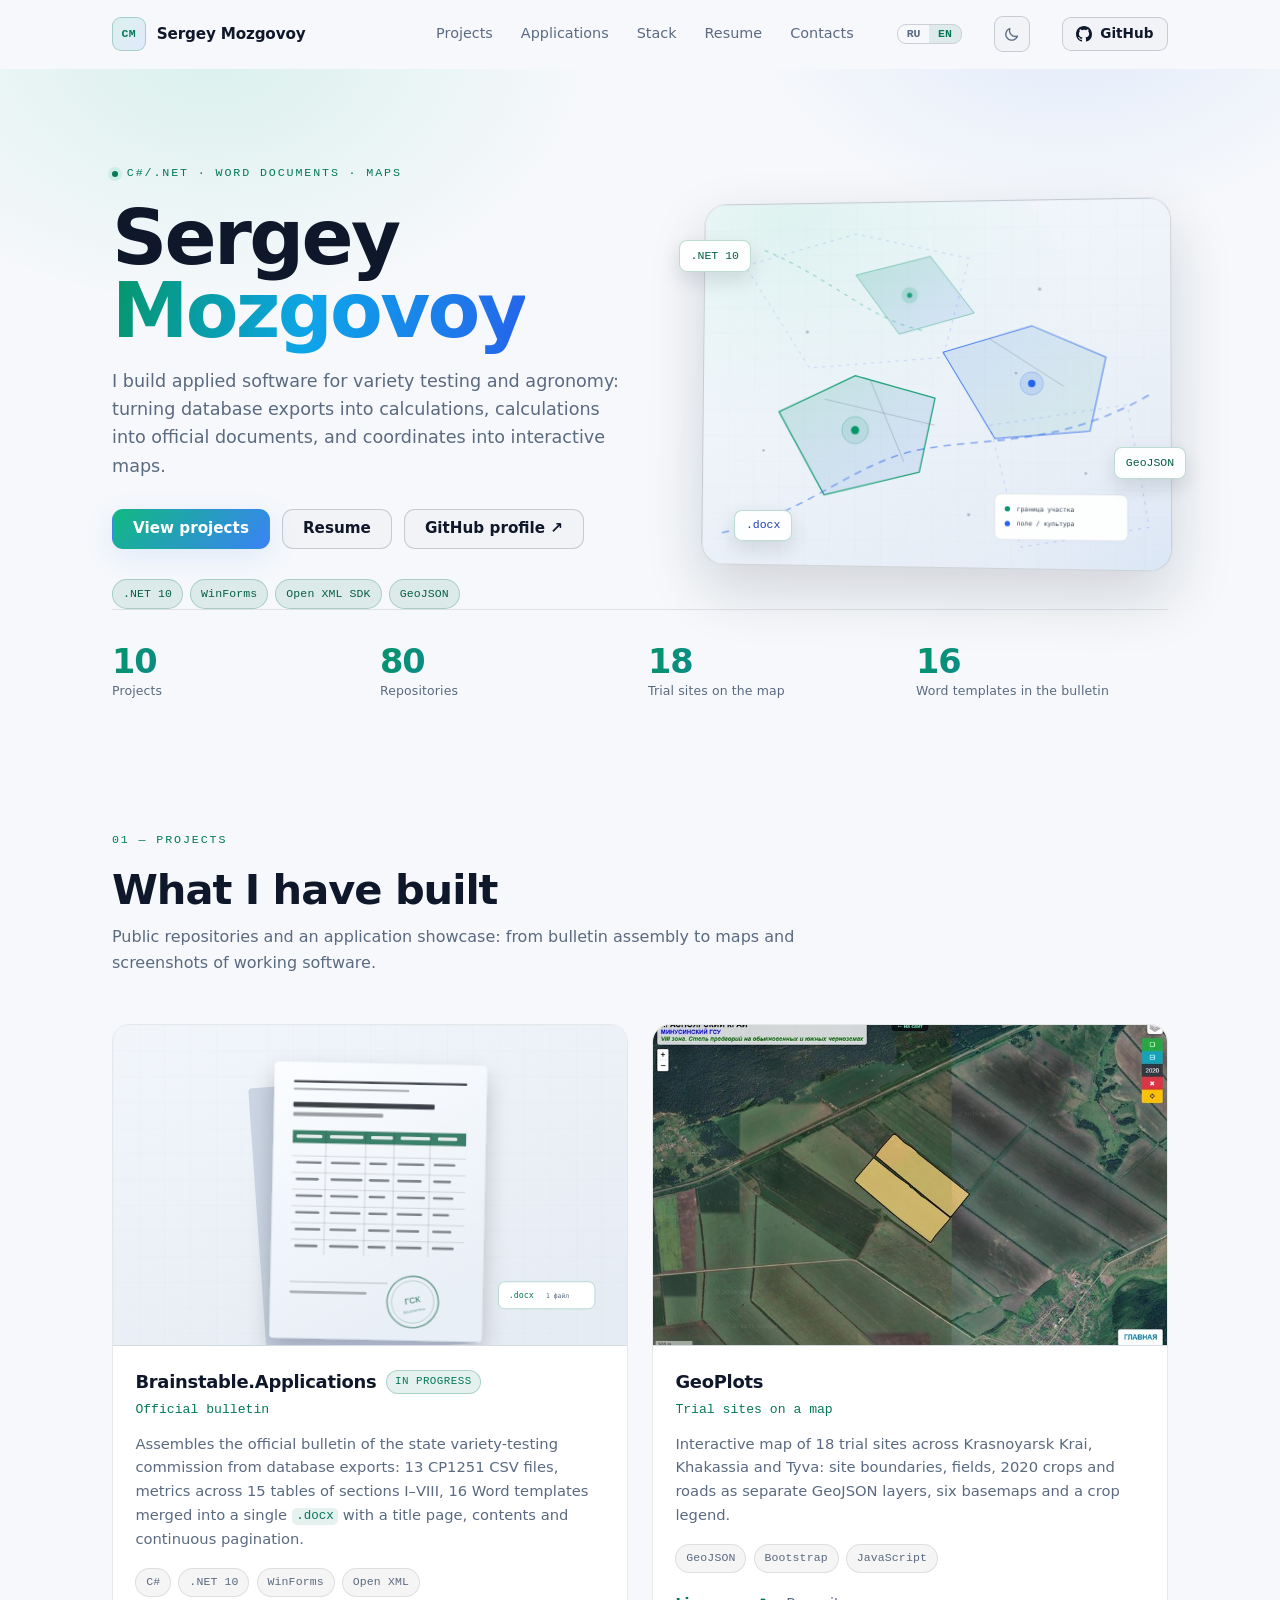
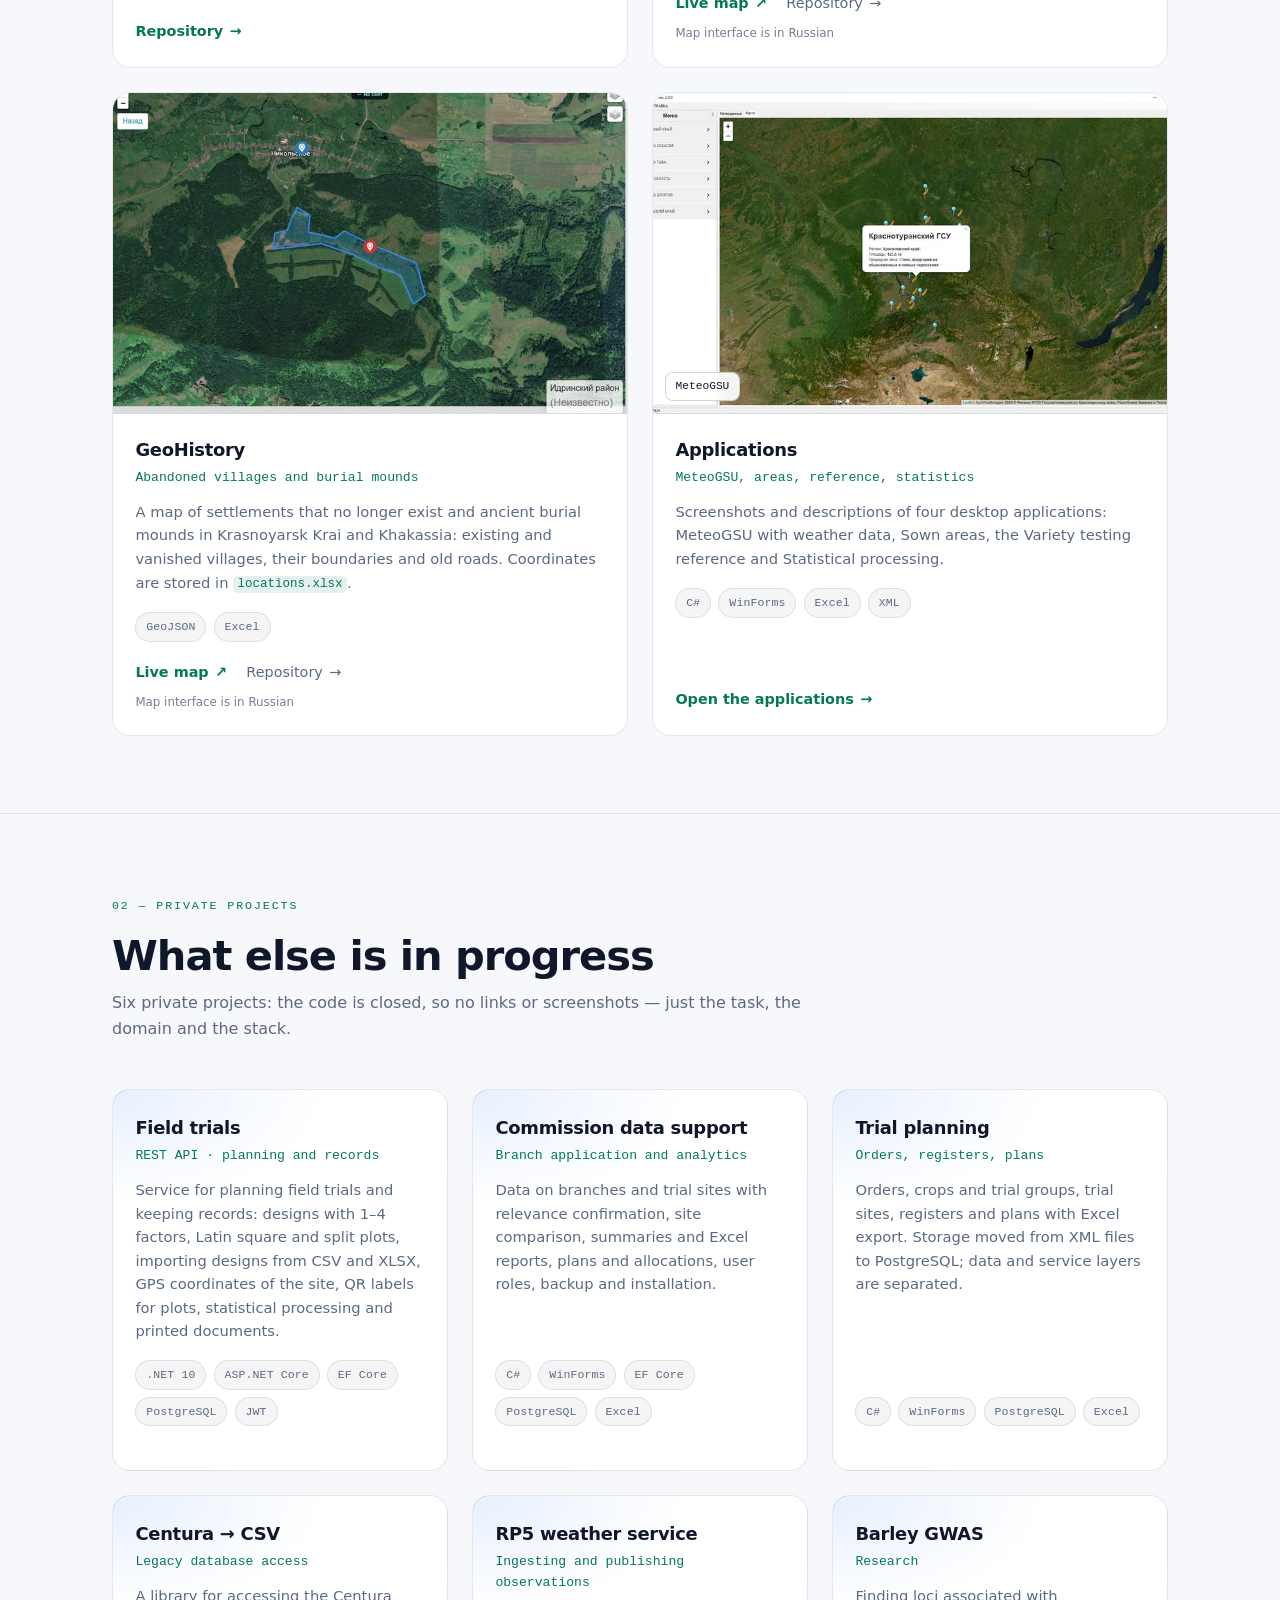
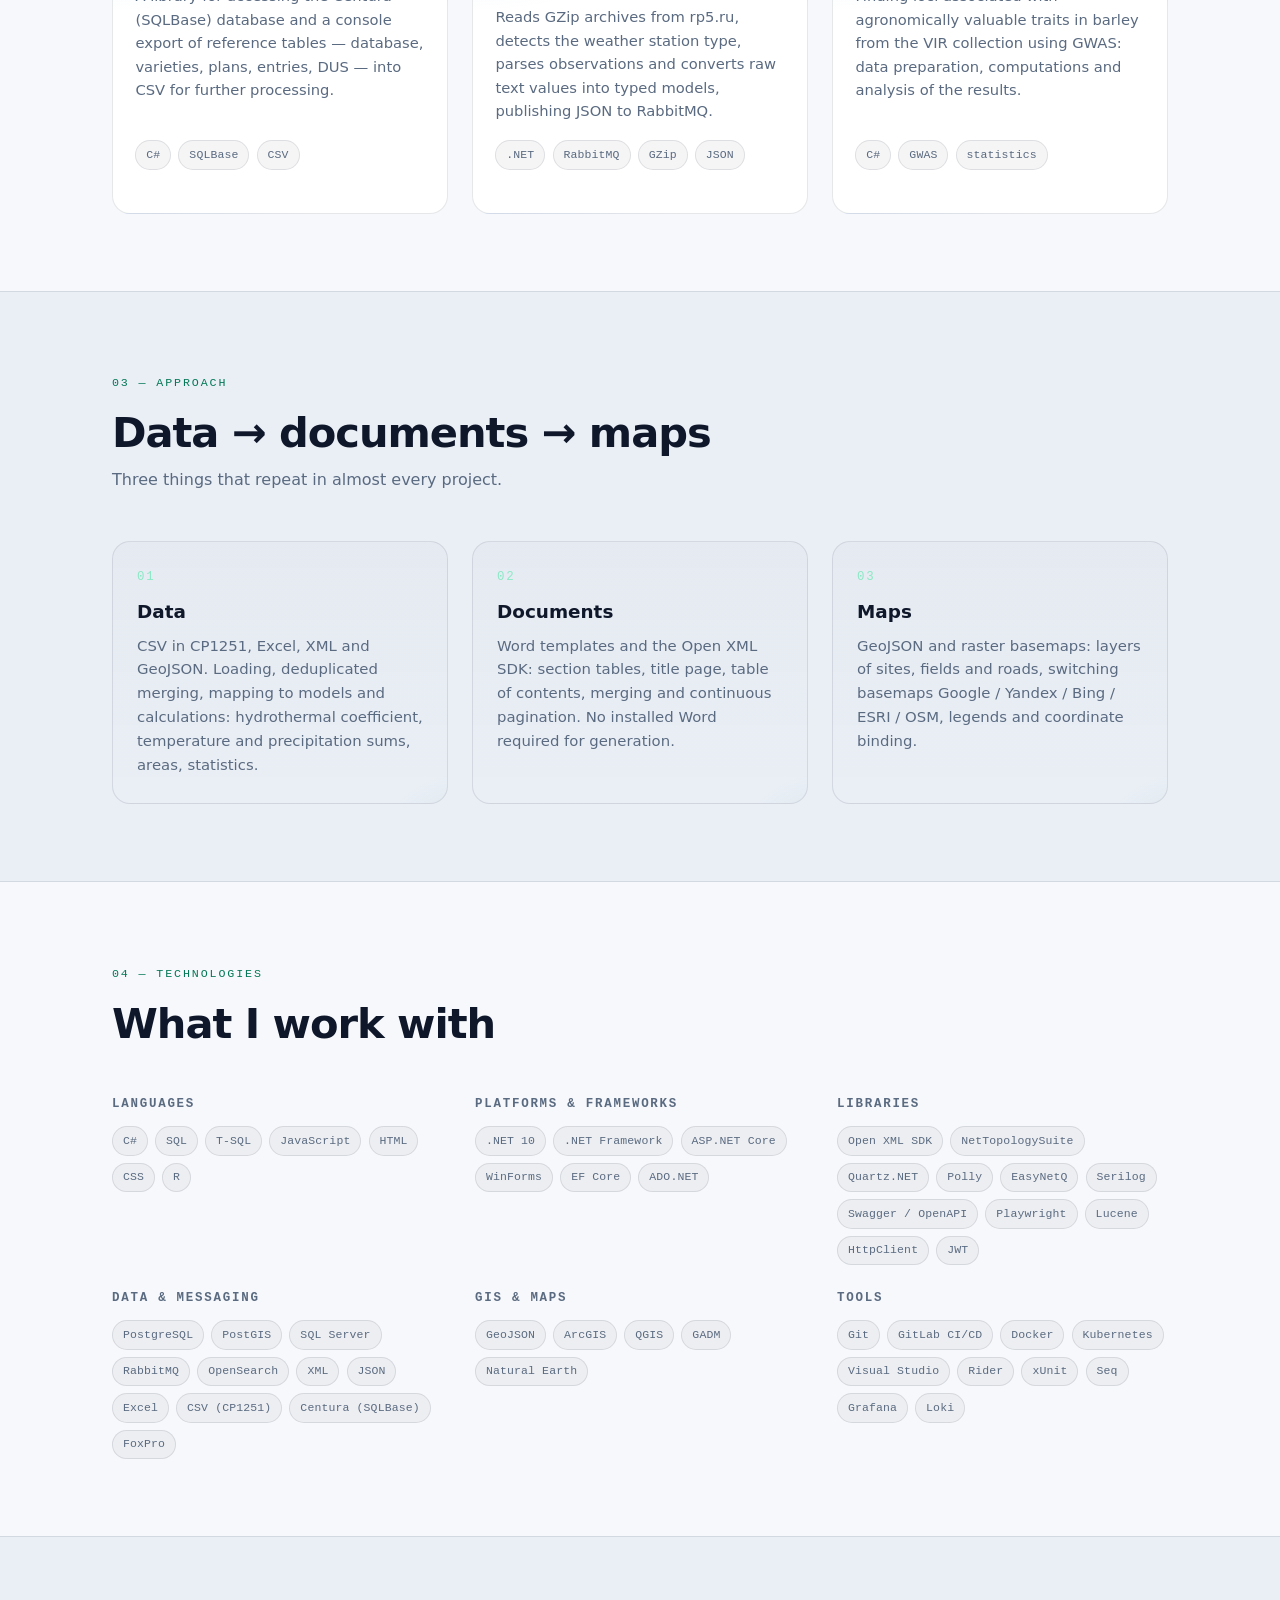
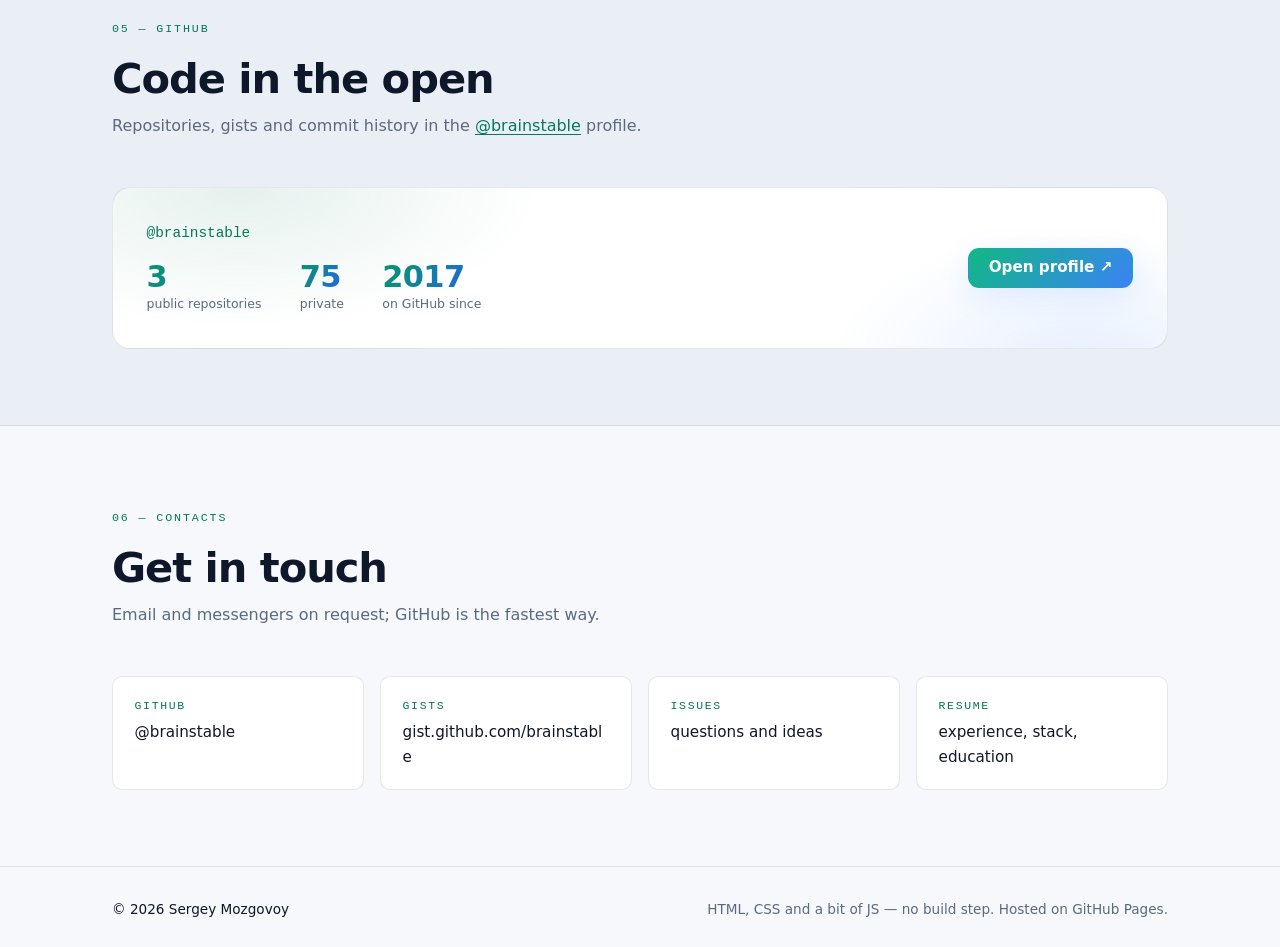
<file: en/index.html>
<!doctype html>
<html lang="en">
<head>
<meta charset="utf-8">
<meta name="viewport" content="width=device-width, initial-scale=1">
<title>Sergey Mozgovoy — C#/.NET developer</title>
<meta name="description" content="Applied software for variety testing and agronomy in C#/.NET: Word documents from templates, CSV and Excel processing, interactive maps.">
<meta name="author" content="Sergey Mozgovoy">
<meta name="theme-color" content="#f6f8fb">
<script>
  (function () {
    document.documentElement.classList.add('js');
    try {
      var param = null;
      try {
        param = new URLSearchParams(window.location.search).get('theme');
      } catch (e) { /* older browsers */ }

      var saved = localStorage.getItem('theme');
      var theme = (param === 'light' || param === 'dark') ? param
        : (saved === 'light' || saved === 'dark') ? saved
        : 'light';

      document.documentElement.dataset.theme = theme;
    } catch (e) {
      document.documentElement.dataset.theme = 'light';
    }
  })();
</script>
<link rel="canonical" href="https://brainstable.github.io/en/">
<link rel="alternate" hreflang="ru" href="https://brainstable.github.io/">
<link rel="alternate" hreflang="en" href="https://brainstable.github.io/en/">
<link rel="alternate" hreflang="x-default" href="https://brainstable.github.io/">
<meta property="og:type" content="website">
<meta property="og:locale" content="en_US">
<meta property="og:locale:alternate" content="ru_RU">
<meta property="og:site_name" content="Sergey Mozgovoy">
<meta property="og:title" content="Sergey Mozgovoy — C#/.NET developer">
<meta property="og:description" content="Applied software for variety testing and agronomy: Word documents, data processing, interactive maps.">
<meta property="og:url" content="https://brainstable.github.io/en/">
<meta property="og:image" content="https://brainstable.github.io/assets/og-en.png">
<meta property="og:image:type" content="image/png">
<meta property="og:image:width" content="1200">
<meta property="og:image:height" content="630">
<meta property="og:image:alt" content="Sergey Mozgovoy — C#/.NET developer: Word documents and maps">
<meta name="twitter:card" content="summary_large_image">
<meta name="twitter:title" content="Sergey Mozgovoy — C#/.NET developer">
<meta name="twitter:description" content="Applied software for variety testing and agronomy: Word documents, data processing, interactive maps.">
<meta name="twitter:image" content="https://brainstable.github.io/assets/og-en.png">
<link rel="icon" href="../assets/favicon.svg" type="image/svg+xml">
<link rel="stylesheet" href="../assets/css/style.css">
<script src="../assets/js/main.js" defer></script>
<script type="application/ld+json">
{
  "@context": "https://schema.org",
  "@type": "Person",
  "name": "Sergey Mozgovoy",
  "alternateName": "Сергей Мозговой",
  "url": "https://brainstable.github.io/en/",
  "jobTitle": "C#/.NET developer",
  "sameAs": ["https://github.com/brainstable", "https://gist.github.com/brainstable"]
}
</script>
</head>
<body>
<a class="skip-link" href="#main">Skip to content</a>

<header class="header" id="header">
  <div class="wrap header__inner">
    <a class="brand" href="#top" aria-label="Back to top">
      <span class="brand__mark" aria-hidden="true">СМ</span>
      <span class="brand__name">Sergey Mozgovoy</span>
    </a>

    <nav class="nav" aria-label="Page sections">
      <a class="nav__link" href="#projects">Projects</a>
      <a class="nav__link" href="apps/">Applications</a>
      <a class="nav__link" href="#stack">Stack</a>
      <a class="nav__link" href="resume/">Resume</a>
      <a class="nav__link" href="#contacts">Contacts</a>
    </nav>

    <div class="lang" aria-label="Language">
      <a class="lang__link" href="../" hreflang="ru" lang="ru">RU</a>
      <span class="lang__link is-active" aria-current="true">EN</span>
    </div>

    <button class="theme-toggle" id="themeToggle" type="button" aria-label="Switch to light theme" aria-pressed="false" title="Light theme">
      <svg class="icon icon--sun" viewBox="0 0 24 24" fill="none" stroke="currentColor" stroke-width="1.8" stroke-linecap="round" aria-hidden="true"><circle cx="12" cy="12" r="4.2"/><path d="M12 2.4v2.2M12 19.4v2.2M21.6 12h-2.2M4.6 12H2.4M18.8 5.2l-1.6 1.6M6.8 17.2l-1.6 1.6M18.8 18.8l-1.6-1.6M6.8 6.8L5.2 5.2"/></svg>
      <svg class="icon icon--moon" viewBox="0 0 24 24" fill="none" stroke="currentColor" stroke-width="1.8" stroke-linecap="round" stroke-linejoin="round" aria-hidden="true"><path d="M20.5 14.3A8.5 8.5 0 0 1 9.7 3.5a8.5 8.5 0 1 0 10.8 10.8Z"/></svg>
    </button>

    <a class="btn btn--ghost btn--sm header__gh" href="https://github.com/brainstable" target="_blank" rel="noopener">
      <svg width="16" height="16" viewBox="0 0 16 16" aria-hidden="true" fill="currentColor"><path d="M8 0C3.58 0 0 3.58 0 8c0 3.54 2.29 6.53 5.47 7.59.4.07.55-.17.55-.38 0-.19-.01-.82-.01-1.49-2.01.37-2.53-.49-2.69-.94-.09-.23-.48-.94-.82-1.13-.28-.15-.68-.52-.01-.53.63-.01 1.08.58 1.23.82.72 1.21 1.87.87 2.33.66.07-.52.28-.87.51-1.07-1.78-.2-3.64-.89-3.64-3.95 0-.87.31-1.59.82-2.15-.08-.2-.36-1.02.08-2.12 0 0 .67-.21 2.2.82a7.4 7.4 0 0 1 2-.27c.68 0 1.36.09 2 .27 1.53-1.04 2.2-.82 2.2-.82.44 1.1.16 1.92.08 2.12.51.56.82 1.27.82 2.15 0 3.07-1.87 3.75-3.65 3.95.29.25.54.73.54 1.48 0 1.07-.01 1.93-.01 2.2 0 .21.15.46.55.38A8.01 8.01 0 0 0 16 8c0-4.42-3.58-8-8-8Z"/></svg>
      GitHub
    </a>
  </div>
</header>

<main id="main">
  <section class="hero" id="top">
    <div class="hero__glow" aria-hidden="true"></div>
    <div class="wrap hero__inner">
      <div class="hero__text">
        <p class="eyebrow"><span class="dot" aria-hidden="true"></span> C#/.NET · Word documents · maps</p>

        <h1 class="hero__title">Sergey<br><span class="grad">Mozgovoy</span></h1>

        <p class="hero__lead">
          I build applied software for variety testing and agronomy: turning database exports
          into calculations, calculations into official documents, and coordinates into
          interactive maps.
        </p>

        <div class="hero__actions">
          <a class="btn btn--primary" href="#projects">View projects</a>
          <a class="btn btn--ghost" href="resume/">Resume</a>
          <a class="btn btn--ghost" href="https://github.com/brainstable" target="_blank" rel="noopener">GitHub profile&nbsp;↗</a>
        </div>

        <ul class="chips chips--hero" aria-label="Core technologies">
          <li class="chip">.NET 10</li>
          <li class="chip">WinForms</li>
          <li class="chip">Open XML SDK</li>
          
          <li class="chip">GeoJSON</li>
        </ul>
      </div>

      <div class="hero__art" aria-hidden="true">
        <div class="hero__frame">
          <img class="theme-img theme-img--dark" src="../assets/img/hero-map.svg" alt="" width="900" height="700" decoding="async">
          <img class="theme-img theme-img--light" src="../assets/img/hero-map-light.svg" alt="" width="900" height="700" decoding="async">
        </div>
        <span class="float float--1">.NET&nbsp;10</span>
        <span class="float float--2">GeoJSON</span>
        <span class="float float--3">.docx</span>
      </div>
    </div>

    <div class="wrap">
      <dl class="metrics">
        <div class="metric"><dt>Projects</dt><dd>10</dd></div>
        <div class="metric"><dt>Repositories</dt><dd>80</dd></div>
        <div class="metric"><dt>Trial sites on the map</dt><dd>18</dd></div>
        <div class="metric"><dt>Word templates in the bulletin</dt><dd>16</dd></div>
      </dl>
    </div>
  </section>

  <section class="section" id="projects">
    <div class="wrap">
      <header class="section__head reveal">
        <p class="eyebrow">01 — Projects</p>
        <h2 class="section__title">What I have built</h2>
        <p class="section__lead">Public repositories and an application showcase: from bulletin assembly to maps and screenshots of working software.</p>
      </header>

      <div class="projects">
        <article class="card reveal">
          <a class="card__preview" href="https://github.com/brainstable/Brainstable.Applications" target="_blank" rel="noopener" tabindex="-1" aria-hidden="true">
            <img class="theme-img theme-img--dark" src="../assets/img/preview-bulletin.svg" alt="" width="800" height="500" decoding="async">
            <img class="theme-img theme-img--light" src="../assets/img/preview-bulletin-light.svg" alt="" width="800" height="500" decoding="async">
          </a>
          <div class="card__body">
            <div class="card__top">
              <h3 class="card__title">Brainstable.Applications</h3>
              <span class="badge badge--live">in progress</span>
            </div>
            <p class="card__sub">Official bulletin</p>
            <p class="card__text">
              Assembles the official bulletin of the state variety-testing commission from database
              exports: 13 CP1251 CSV files, metrics across 15 tables of sections I–VIII, 16 Word
              templates merged into a single <code>.docx</code> with a title page, contents and
              continuous pagination.
            </p>
            <ul class="chips" aria-label="Technologies">
              <li class="chip">C#</li><li class="chip">.NET 10</li><li class="chip">WinForms</li><li class="chip">Open XML</li>
            </ul>
            <a class="card__link" href="https://github.com/brainstable/Brainstable.Applications" target="_blank" rel="noopener">
              Repository <span aria-hidden="true">→</span>
            </a>
          </div>
        </article>

        <article class="card reveal">
          <a class="card__preview" href="../maps/geoplots/" target="_blank" rel="noopener" tabindex="-1" aria-hidden="true">
            <img src="../assets/img/preview-geoplots.jpg" alt="" width="800" height="500" decoding="async">
          </a>
          <div class="card__body">
            <div class="card__top">
              <h3 class="card__title">GeoPlots</h3>
            </div>
            <p class="card__sub">Trial sites on a map</p>
            <p class="card__text">
              Interactive map of 18 trial sites across Krasnoyarsk Krai, Khakassia and Tyva: site
              boundaries, fields, 2020 crops and roads as separate GeoJSON layers, six basemaps
              and a crop legend.
            </p>
            <ul class="chips" aria-label="Technologies">
              <li class="chip">GeoJSON</li><li class="chip">Bootstrap</li><li class="chip">JavaScript</li>
            </ul>
            <div class="card__links">
              <a class="card__link" href="../maps/geoplots/" target="_blank" rel="noopener">
                Live map <span aria-hidden="true">↗</span>
              </a>
              <a class="card__link card__link--muted" href="https://github.com/brainstable/GeoPlots" target="_blank" rel="noopener">
                Repository <span aria-hidden="true">→</span>
              </a>
            </div>
            <p class="card__note">Map interface is in Russian</p>
          </div>
        </article>

        <article class="card reveal">
          <a class="card__preview" href="../maps/geohistory/" target="_blank" rel="noopener" tabindex="-1" aria-hidden="true">
            <img src="../assets/img/preview-geohistory.jpg" alt="" width="800" height="500" decoding="async">
          </a>
          <div class="card__body">
            <div class="card__top">
              <h3 class="card__title">GeoHistory</h3>
            </div>
            <p class="card__sub">Abandoned villages and burial mounds</p>
            <p class="card__text">
              A map of settlements that no longer exist and ancient burial mounds in Krasnoyarsk
              Krai and Khakassia: existing and vanished villages, their boundaries and old roads.
              Coordinates are stored in <code>locations.xlsx</code>.
            </p>
            <ul class="chips" aria-label="Technologies">
              <li class="chip">GeoJSON</li><li class="chip">Excel</li>
            </ul>
            <div class="card__links">
              <a class="card__link" href="../maps/geohistory/" target="_blank" rel="noopener">
                Live map <span aria-hidden="true">↗</span>
              </a>
              <a class="card__link card__link--muted" href="https://github.com/brainstable/GeoHistory" target="_blank" rel="noopener">
                Repository <span aria-hidden="true">→</span>
              </a>
            </div>
            <p class="card__note">Map interface is in Russian</p>
          </div>
        </article>

        <article class="card reveal">
          <a class="card__preview card__preview--shot" href="apps/" tabindex="-1" aria-hidden="true">
            <span class="card__shot-tag">MeteoGSU</span>
          </a>
          <div class="card__body">
            <div class="card__top">
              <h3 class="card__title">Applications</h3>
            </div>
            <p class="card__sub">MeteoGSU, areas, reference, statistics</p>
            <p class="card__text">
              Screenshots and descriptions of four desktop applications: MeteoGSU with weather
              data, Sown areas, the Variety testing reference and Statistical processing.
            </p>
            <ul class="chips" aria-label="Technologies">
              <li class="chip">C#</li><li class="chip">WinForms</li><li class="chip">Excel</li><li class="chip">XML</li>
            </ul>
            <a class="card__link" href="apps/">
              Open the applications <span aria-hidden="true">→</span>
            </a>
          </div>
        </article>
      </div>
    </div>
  </section>

  <section class="section section--divided" id="internal">
    <div class="wrap">
      <header class="section__head reveal">
        <p class="eyebrow">02 — Private projects</p>
        <h2 class="section__title">What else is in progress</h2>
        <p class="section__lead">Six private projects: the code is closed, so no links or screenshots — just the task, the domain and the stack.</p>
      </header>

      <div class="projects projects--closed">
        <article class="card card--closed reveal">
          <div class="card__body">
            <div class="card__top">
              <h3 class="card__title">Field trials</h3>
            </div>
            <p class="card__sub">REST API · planning and records</p>
            <p class="card__text">
              Service for planning field trials and keeping records: designs with 1–4 factors,
              Latin square and split plots, importing designs from CSV and XLSX, GPS coordinates
              of the site, QR labels for plots, statistical processing and printed documents.
            </p>
            <ul class="chips" aria-label="Technologies">
              <li class="chip">.NET 10</li><li class="chip">ASP.NET Core</li><li class="chip">EF Core</li><li class="chip">PostgreSQL</li><li class="chip">JWT</li>
            </ul>
          </div>
        </article>

        <article class="card card--closed reveal">
          <div class="card__body">
            <div class="card__top">
              <h3 class="card__title">Commission data support</h3>
            </div>
            <p class="card__sub">Branch application and analytics</p>
            <p class="card__text">
              Data on branches and trial sites with relevance confirmation, site comparison,
              summaries and Excel reports, plans and allocations, user roles, backup and
              installation.
            </p>
            <ul class="chips" aria-label="Technologies">
              <li class="chip">C#</li><li class="chip">WinForms</li><li class="chip">EF Core</li><li class="chip">PostgreSQL</li><li class="chip">Excel</li>
            </ul>
          </div>
        </article>

        <article class="card card--closed reveal">
          <div class="card__body">
            <div class="card__top">
              <h3 class="card__title">Trial planning</h3>
            </div>
            <p class="card__sub">Orders, registers, plans</p>
            <p class="card__text">
              Orders, crops and trial groups, trial sites, registers and plans with Excel export.
              Storage moved from XML files to PostgreSQL; data and service layers are separated.
            </p>
            <ul class="chips" aria-label="Technologies">
              <li class="chip">C#</li><li class="chip">WinForms</li><li class="chip">PostgreSQL</li><li class="chip">Excel</li>
            </ul>
          </div>
        </article>

        <article class="card card--closed reveal">
          <div class="card__body">
            <div class="card__top">
              <h3 class="card__title">Centura → CSV</h3>
            </div>
            <p class="card__sub">Legacy database access</p>
            <p class="card__text">
              A library for accessing the Centura (SQLBase) database and a console export of
              reference tables — database, varieties, plans, entries, DUS — into CSV for further
              processing.
            </p>
            <ul class="chips" aria-label="Technologies">
              <li class="chip">C#</li><li class="chip">SQLBase</li><li class="chip">CSV</li>
            </ul>
          </div>
        </article>

        <article class="card card--closed reveal">
          <div class="card__body">
            <div class="card__top">
              <h3 class="card__title">RP5 weather service</h3>
            </div>
            <p class="card__sub">Ingesting and publishing observations</p>
            <p class="card__text">
              Reads GZip archives from rp5.ru, detects the weather station type, parses
              observations and converts raw text values into typed models, publishing JSON
              to RabbitMQ.
            </p>
            <ul class="chips" aria-label="Technologies">
              <li class="chip">.NET</li><li class="chip">RabbitMQ</li><li class="chip">GZip</li><li class="chip">JSON</li>
            </ul>
          </div>
        </article>

        <article class="card card--closed reveal">
          <div class="card__body">
            <div class="card__top">
              <h3 class="card__title">Barley GWAS</h3>
            </div>
            <p class="card__sub">Research</p>
            <p class="card__text">
              Finding loci associated with agronomically valuable traits in barley from the VIR
              collection using GWAS: data preparation, computations and analysis of the results.
            </p>
            <ul class="chips" aria-label="Technologies">
              <li class="chip">C#</li><li class="chip">GWAS</li><li class="chip">statistics</li>
            </ul>
          </div>
        </article>
      </div>
    </div>
  </section>

  <section class="section section--alt" id="approach">
    <div class="wrap">
      <header class="section__head reveal">
        <p class="eyebrow">03 — Approach</p>
        <h2 class="section__title">Data → documents → maps</h2>
        <p class="section__lead">Three things that repeat in almost every project.</p>
      </header>

      <div class="steps">
        <article class="step reveal">
          <span class="step__num" aria-hidden="true">01</span>
          <h3 class="step__title">Data</h3>
          <p class="step__text">
            CSV in CP1251, Excel, XML and GeoJSON. Loading, deduplicated merging, mapping to
            models and calculations: hydrothermal coefficient, temperature and precipitation
            sums, areas, statistics.
          </p>
        </article>

        <article class="step reveal">
          <span class="step__num" aria-hidden="true">02</span>
          <h3 class="step__title">Documents</h3>
          <p class="step__text">
            Word templates and the Open XML SDK: section tables, title page, table of contents,
            merging and continuous pagination. No installed Word required for generation.
          </p>
        </article>

        <article class="step reveal">
          <span class="step__num" aria-hidden="true">03</span>
          <h3 class="step__title">Maps</h3>
          <p class="step__text">
            GeoJSON and raster basemaps: layers of sites, fields and roads, switching basemaps
            Google / Yandex / Bing / ESRI / OSM, legends and coordinate binding.
          </p>
        </article>
      </div>
    </div>
  </section>

  <section class="section" id="stack">
    <div class="wrap">
      <header class="section__head reveal">
        <p class="eyebrow">04 — Technologies</p>
        <h2 class="section__title">What I work with</h2>
      </header>

      <div class="stack">
        <div class="stack__group reveal">
          <h3 class="stack__title">Languages</h3>
          <ul class="chips"><li class="chip">C#</li><li class="chip">SQL</li><li class="chip">T-SQL</li><li class="chip">JavaScript</li><li class="chip">HTML</li><li class="chip">CSS</li><li class="chip">R</li></ul>
        </div>
        <div class="stack__group reveal">
          <h3 class="stack__title">Platforms &amp; frameworks</h3>
          <ul class="chips"><li class="chip">.NET 10</li><li class="chip">.NET Framework</li><li class="chip">ASP.NET Core</li><li class="chip">WinForms</li><li class="chip">EF Core</li><li class="chip">ADO.NET</li></ul>
        </div>
        <div class="stack__group reveal">
          <h3 class="stack__title">Libraries</h3>
          <ul class="chips"><li class="chip">Open XML SDK</li><li class="chip">NetTopologySuite</li><li class="chip">Quartz.NET</li><li class="chip">Polly</li><li class="chip">EasyNetQ</li><li class="chip">Serilog</li><li class="chip">Swagger / OpenAPI</li><li class="chip">Playwright</li><li class="chip">Lucene</li><li class="chip">HttpClient</li><li class="chip">JWT</li></ul>
        </div>
        <div class="stack__group reveal">
          <h3 class="stack__title">Data &amp; messaging</h3>
          <ul class="chips"><li class="chip">PostgreSQL</li><li class="chip">PostGIS</li><li class="chip">SQL Server</li><li class="chip">RabbitMQ</li><li class="chip">OpenSearch</li><li class="chip">XML</li><li class="chip">JSON</li><li class="chip">Excel</li><li class="chip">CSV (CP1251)</li><li class="chip">Centura (SQLBase)</li><li class="chip">FoxPro</li></ul>
        </div>
        <div class="stack__group reveal">
          <h3 class="stack__title">GIS &amp; maps</h3>
          <ul class="chips"><li class="chip">GeoJSON</li><li class="chip">ArcGIS</li><li class="chip">QGIS</li><li class="chip">GADM</li><li class="chip">Natural Earth</li></ul>
        </div>
        <div class="stack__group reveal">
          <h3 class="stack__title">Tools</h3>
          <ul class="chips"><li class="chip">Git</li><li class="chip">GitLab CI/CD</li><li class="chip">Docker</li><li class="chip">Kubernetes</li><li class="chip">Visual Studio</li><li class="chip">Rider</li><li class="chip">xUnit</li><li class="chip">Seq</li><li class="chip">Grafana</li><li class="chip">Loki</li></ul>
        </div>
      </div>
    </div>
  </section>

  <section class="section section--alt" id="stats">
    <div class="wrap">
      <header class="section__head reveal">
        <p class="eyebrow">05 — GitHub</p>
        <h2 class="section__title">Code in the open</h2>
        <p class="section__lead">Repositories, gists and commit history in the <a href="https://github.com/brainstable" target="_blank" rel="noopener">@brainstable</a> profile.</p>
      </header>

      <div class="gh-panel reveal">
        <div class="gh-panel__body">
          <p class="gh-panel__handle">@brainstable</p>
          <ul class="gh-facts">
            <li><b>3</b><span>public repositories</span></li>
            <li><b>75</b><span>private</span></li>
            <li><b>2017</b><span>on GitHub since</span></li>
          </ul>
        </div>
        <a class="btn btn--primary" href="https://github.com/brainstable" target="_blank" rel="noopener">Open profile&nbsp;↗</a>
      </div>
    </div>
  </section>

  <section class="section" id="contacts">
    <div class="wrap">
      <header class="section__head reveal">
        <p class="eyebrow">06 — Contacts</p>
        <h2 class="section__title">Get in touch</h2>
        <p class="section__lead">Email and messengers on request; GitHub is the fastest way.</p>
      </header>

      <div class="contacts">
        <a class="contact reveal" href="https://github.com/brainstable" target="_blank" rel="noopener">
          <span class="contact__label">GitHub</span>
          <span class="contact__value">@brainstable</span>
        </a>
        <a class="contact reveal" href="https://gist.github.com/brainstable" target="_blank" rel="noopener">
          <span class="contact__label">Gists</span>
          <span class="contact__value">gist.github.com/brainstable</span>
        </a>
        <a class="contact reveal" href="https://github.com/brainstable/brainstable/issues" target="_blank" rel="noopener">
          <span class="contact__label">Issues</span>
          <span class="contact__value">questions and ideas</span>
        </a>
        <a class="contact reveal" href="resume/">
          <span class="contact__label">Resume</span>
          <span class="contact__value">experience, stack, education</span>
        </a>
      </div>
    </div>
  </section>
</main>

<footer class="footer">
  <div class="wrap footer__inner">
    <p class="footer__text">© <span class="js-year">2026</span> Sergey Mozgovoy</p>
    <p class="footer__text footer__muted">HTML, CSS and a bit of JS — no build step. Hosted on GitHub Pages.</p>
  </div>
</footer>
</body>
</html>
</file>
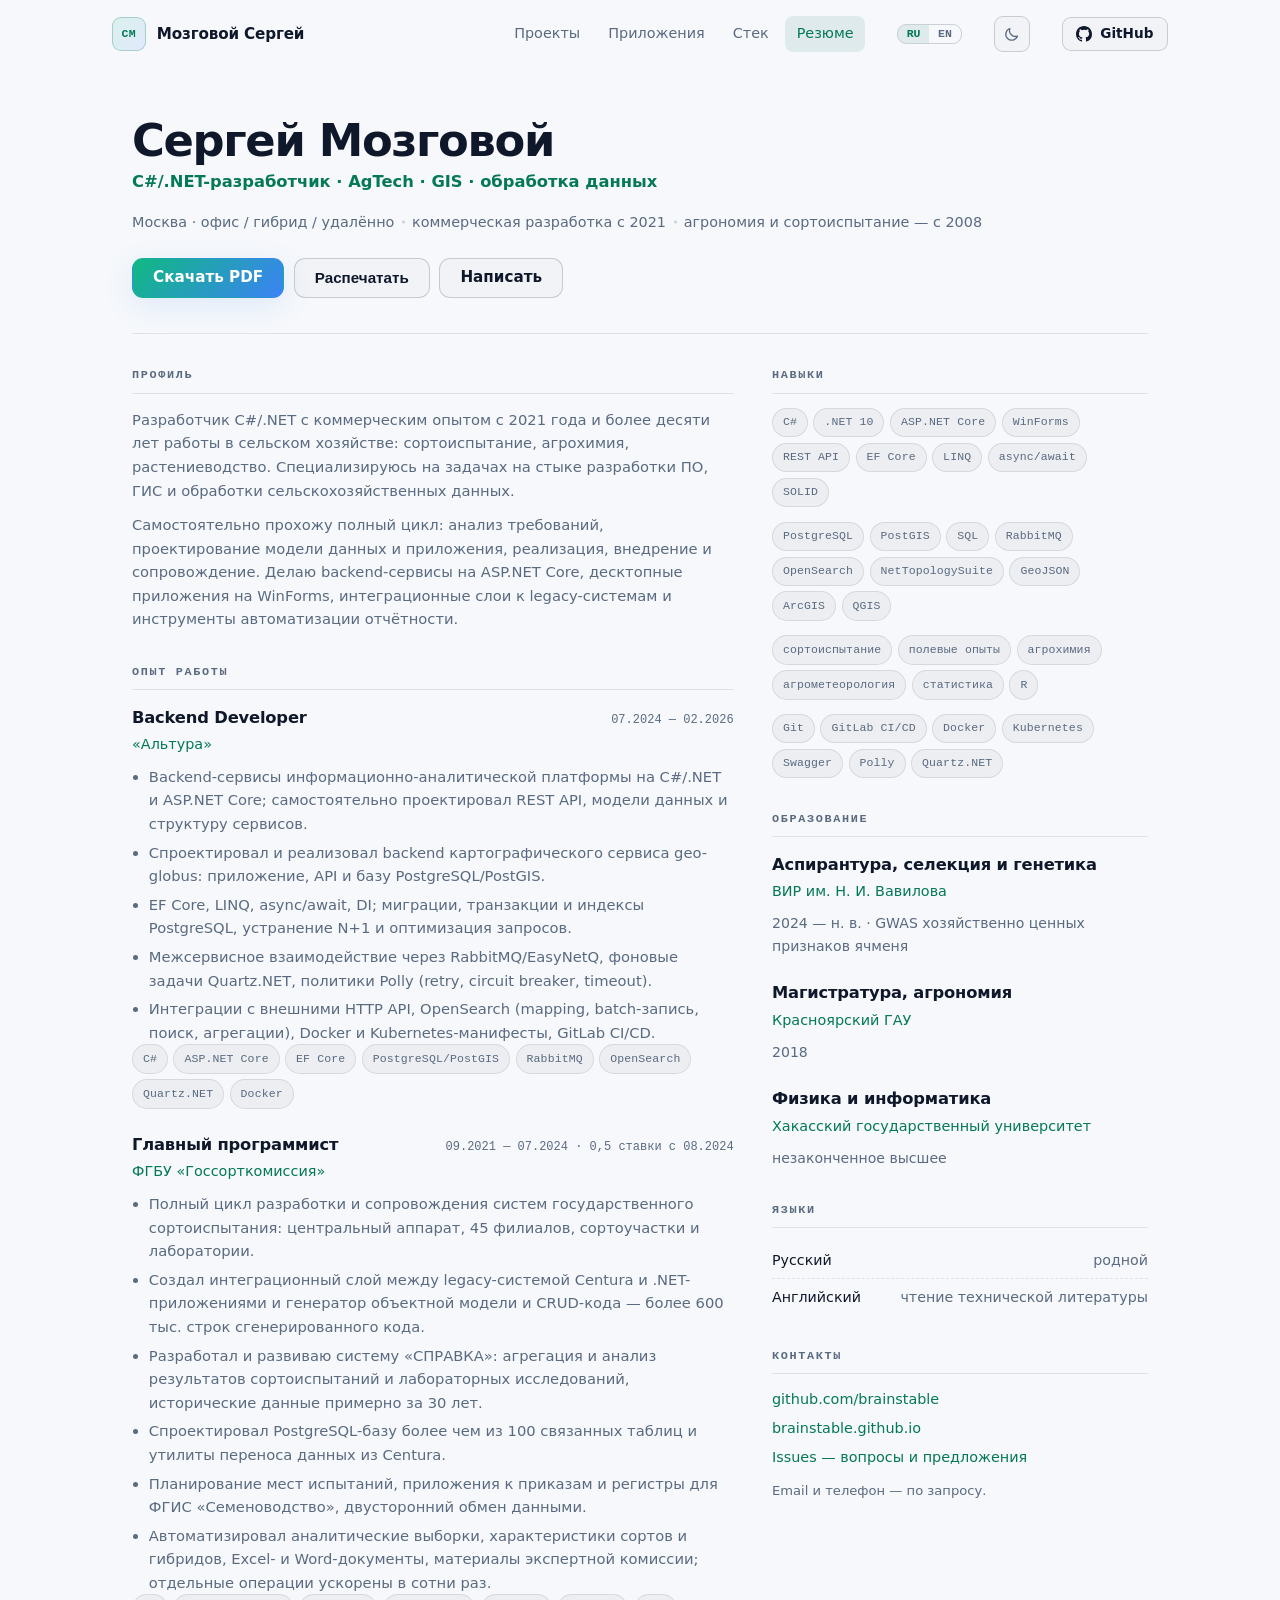
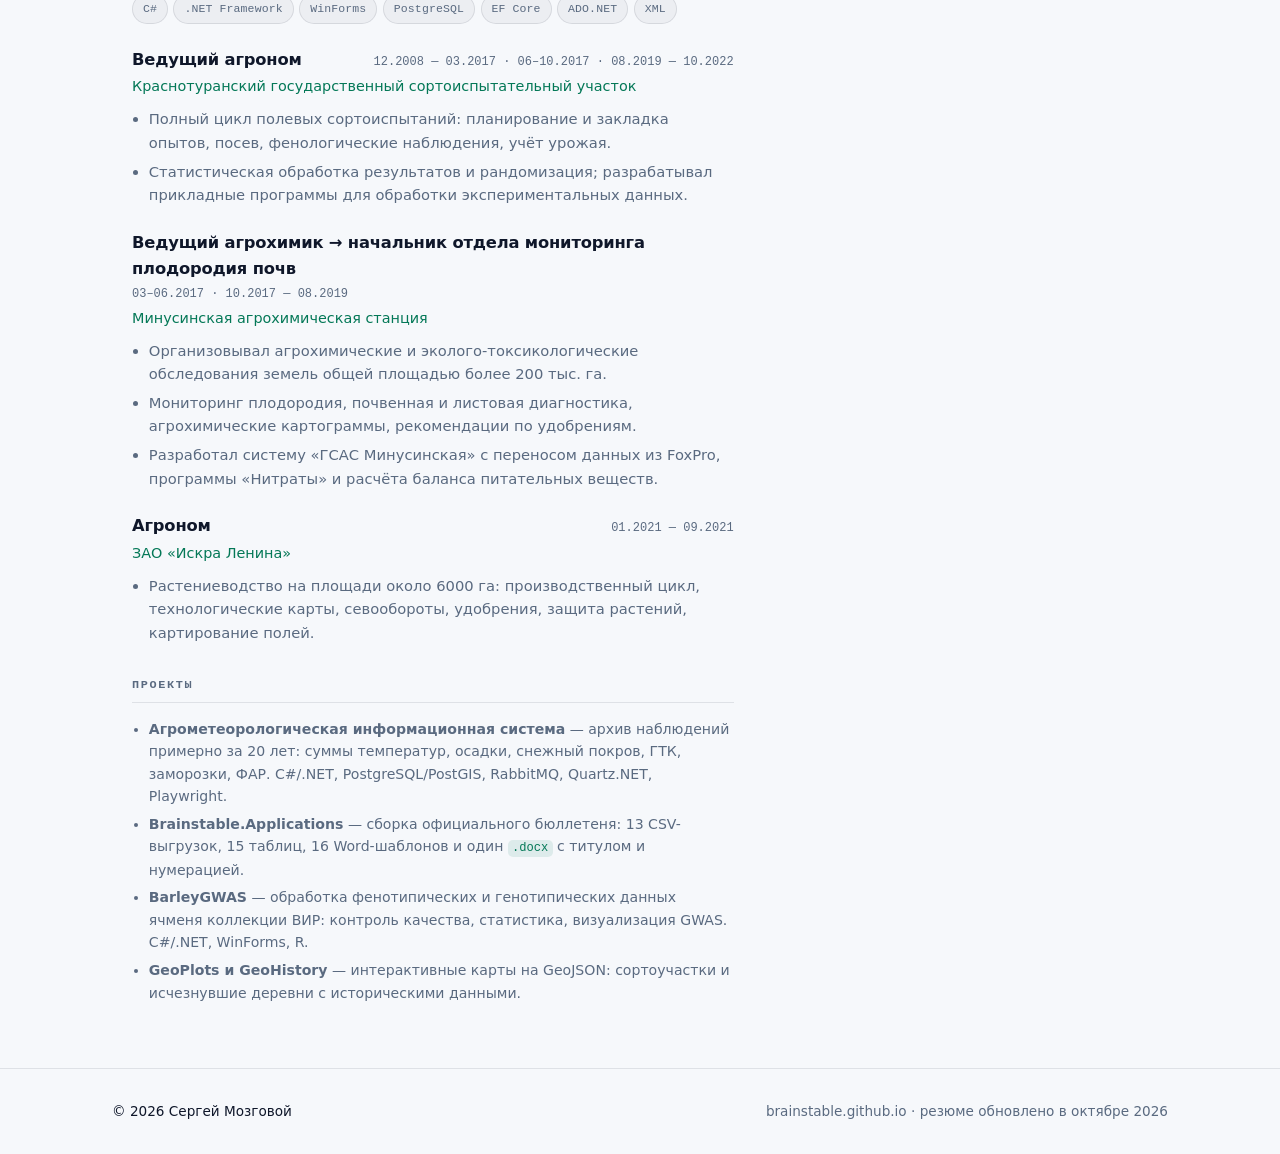
<file: resume/index.html>
<!doctype html>
<html lang="ru">
<head>
<meta charset="utf-8">
<meta name="viewport" content="width=device-width, initial-scale=1">
<title>Сергей Мозговой — резюме · C#/.NET, AgTech, GIS</title>
<meta name="description" content="Резюме Сергея Мозгового: C#/.NET-разработчик с опытом в сельском хозяйстве, сортоиспытании и ГИС. Backend на ASP.NET Core, WinForms, PostgreSQL/PostGIS, автоматизация отчётности.">
<meta name="author" content="Сергей Мозговой">
<meta name="theme-color" content="#f6f8fb">
<script>
  (function () {
    document.documentElement.classList.add('js');
    try {
      var param = null;
      try {
        param = new URLSearchParams(window.location.search).get('theme');
      } catch (e) { /* старые браузеры */ }

      var saved = localStorage.getItem('theme');
      var theme = (param === 'light' || param === 'dark') ? param
        : (saved === 'light' || saved === 'dark') ? saved
        : 'light';

      document.documentElement.dataset.theme = theme;
    } catch (e) {
      document.documentElement.dataset.theme = 'light';
    }
  })();
</script>
<link rel="canonical" href="https://brainstable.github.io/resume/">
<link rel="alternate" hreflang="ru" href="https://brainstable.github.io/resume/">
<link rel="alternate" hreflang="en" href="https://brainstable.github.io/en/resume/">
<link rel="alternate" hreflang="x-default" href="https://brainstable.github.io/resume/">
<meta property="og:type" content="profile">
<meta property="og:locale" content="ru_RU">
<meta property="og:title" content="Сергей Мозговой — резюме">
<meta property="og:description" content="C#/.NET-разработчик: backend, десктоп, ГИС и автоматизация отчётности в агрономии и сортоиспытании.">
<meta property="og:url" content="https://brainstable.github.io/resume/">
<meta property="og:image" content="https://brainstable.github.io/assets/og.png">
<meta name="twitter:card" content="summary_large_image">
<link rel="icon" href="../assets/favicon.svg" type="image/svg+xml">
<link rel="stylesheet" href="../assets/css/style.css">
<script src="../assets/js/main.js" defer></script>
</head>
<body>
<a class="skip-link" href="#main">Перейти к содержанию</a>

<header class="header" id="header">
  <div class="wrap header__inner">
    <a class="brand" href="../" aria-label="На главную">
      <span class="brand__mark" aria-hidden="true">СМ</span>
      <span class="brand__name">Мозговой Сергей</span>
    </a>

    <nav class="nav" aria-label="Разделы">
      <a class="nav__link" href="../#projects">Проекты</a>
      <a class="nav__link" href="../apps/">Приложения</a>
      <a class="nav__link" href="../#stack">Стек</a>
      <a class="nav__link is-active" href="./" aria-current="page">Резюме</a>
    </nav>

    <div class="lang" aria-label="Язык">
      <span class="lang__link is-active" aria-current="true">RU</span>
      <a class="lang__link" href="../en/resume/" hreflang="en" lang="en">EN</a>
    </div>

    <button class="theme-toggle" id="themeToggle" type="button" aria-label="Включить светлую тему" aria-pressed="false" title="Светлая тема">
      <svg class="icon icon--sun" viewBox="0 0 24 24" fill="none" stroke="currentColor" stroke-width="1.8" stroke-linecap="round" aria-hidden="true"><circle cx="12" cy="12" r="4.2"/><path d="M12 2.4v2.2M12 19.4v2.2M21.6 12h-2.2M4.6 12H2.4M18.8 5.2l-1.6 1.6M6.8 17.2l-1.6 1.6M18.8 18.8l-1.6-1.6M6.8 6.8L5.2 5.2"/></svg>
      <svg class="icon icon--moon" viewBox="0 0 24 24" fill="none" stroke="currentColor" stroke-width="1.8" stroke-linecap="round" stroke-linejoin="round" aria-hidden="true"><path d="M20.5 14.3A8.5 8.5 0 0 1 9.7 3.5a8.5 8.5 0 1 0 10.8 10.8Z"/></svg>
    </button>

    <a class="btn btn--ghost btn--sm header__gh" href="https://github.com/brainstable" target="_blank" rel="noopener">
      <svg width="16" height="16" viewBox="0 0 16 16" aria-hidden="true" fill="currentColor"><path d="M8 0C3.58 0 0 3.58 0 8c0 3.54 2.29 6.53 5.47 7.59.4.07.55-.17.55-.38 0-.19-.01-.82-.01-1.49-2.01.37-2.53-.49-2.69-.94-.09-.23-.48-.94-.82-1.13-.28-.15-.68-.52-.01-.53.63-.01 1.08.58 1.23.82.72 1.21 1.87.87 2.33.66.07-.52.28-.87.51-1.07-1.78-.2-3.64-.89-3.64-3.95 0-.87.31-1.59.82-2.15-.08-.2-.36-1.02.08-2.12 0 0 .67-.21 2.2.82a7.4 7.4 0 0 1 2-.27c.68 0 1.36.09 2 .27 1.53-1.04 2.2-.82 2.2-.82.44 1.1.16 1.92.08 2.12.51.56.82 1.27.82 2.15 0 3.07-1.87 3.75-3.65 3.95.29.25.54.73.54 1.48 0 1.07-.01 1.93-.01 2.2 0 .21.15.46.55.38A8.01 8.01 0 0 0 16 8c0-4.42-3.58-8-8-8Z"/></svg>
      GitHub
    </a>
  </div>
</header>

<main id="main">
  <div class="cv">
    <h1 class="cv__name">Сергей Мозговой</h1>
    <p class="cv__role">C#/.NET-разработчик · AgTech · GIS · обработка данных</p>

    <ul class="cv__meta">
      <li>Москва · офис / гибрид / удалённо</li>
      <li>коммерческая разработка с 2021</li>
      <li>агрономия и сортоиспытание — с 2008</li>
    </ul>

    <div class="cv__actions">
      <a class="btn btn--primary" href="../assets/resume-ru.pdf" download="Mozgovoy_Sergey_CV_RU.pdf">Скачать PDF</a>
      <button class="btn btn--ghost" type="button" onclick="window.print()">Распечатать</button>
      <a class="btn btn--ghost" href="../#contacts">Написать</a>
    </div>

    <div class="cv__grid">
      <div class="cv__main">
        <section class="cv-block">
          <h2 class="cv-block__title">Профиль</h2>
          <p class="card__text" style="margin-bottom:.7rem">
            Разработчик C#/.NET с коммерческим опытом с 2021 года и более десяти лет работы
            в сельском хозяйстве: сортоиспытание, агрохимия, растениеводство. Специализируюсь
            на задачах на стыке разработки ПО, ГИС и обработки сельскохозяйственных данных.
          </p>
          <p class="card__text" style="margin-bottom:0">
            Самостоятельно прохожу полный цикл: анализ требований, проектирование модели данных
            и приложения, реализация, внедрение и сопровождение. Делаю backend-сервисы на
            ASP.NET Core, десктопные приложения на WinForms, интеграционные слои к legacy-системам
            и инструменты автоматизации отчётности.
          </p>
        </section>

        <section class="cv-block">
          <h2 class="cv-block__title">Опыт работы</h2>

          <article class="cv-role">
            <div class="cv-role__head">
              <h3 class="cv-role__title">Backend Developer</h3>
              <span class="cv-role__period">07.2024 — 02.2026</span>
            </div>
            <p class="cv-role__company">«Альтура»</p>
            <ul class="cv-list">
              <li>Backend-сервисы информационно-аналитической платформы на C#/.NET и ASP.NET Core; самостоятельно проектировал REST API, модели данных и структуру сервисов.</li>
              <li>Спроектировал и реализовал backend картографического сервиса geo-globus: приложение, API и базу PostgreSQL/PostGIS.</li>
              <li>EF Core, LINQ, async/await, DI; миграции, транзакции и индексы PostgreSQL, устранение N+1 и оптимизация запросов.</li>
              <li>Межсервисное взаимодействие через RabbitMQ/EasyNetQ, фоновые задачи Quartz.NET, политики Polly (retry, circuit breaker, timeout).</li>
              <li>Интеграции с внешними HTTP API, OpenSearch (mapping, batch-запись, поиск, агрегации), Docker и Kubernetes-манифесты, GitLab CI/CD.</li>
            </ul>
            <ul class="cv-tags">
              <li class="chip">C#</li><li class="chip">ASP.NET Core</li><li class="chip">EF Core</li><li class="chip">PostgreSQL/PostGIS</li><li class="chip">RabbitMQ</li><li class="chip">OpenSearch</li><li class="chip">Quartz.NET</li><li class="chip">Docker</li>
            </ul>
          </article>

          <article class="cv-role">
            <div class="cv-role__head">
              <h3 class="cv-role__title">Главный программист</h3>
              <span class="cv-role__period">09.2021 — 07.2024 · 0,5 ставки с 08.2024</span>
            </div>
            <p class="cv-role__company">ФГБУ «Госсорткомиссия»</p>
            <ul class="cv-list">
              <li>Полный цикл разработки и сопровождения систем государственного сортоиспытания: центральный аппарат, 45 филиалов, сортоучастки и лаборатории.</li>
              <li>Создал интеграционный слой между legacy-системой Centura и .NET-приложениями и генератор объектной модели и CRUD-кода — более 600 тыс. строк сгенерированного кода.</li>
              <li>Разработал и развиваю систему «СПРАВКА»: агрегация и анализ результатов сортоиспытаний и лабораторных исследований, исторические данные примерно за 30 лет.</li>
              <li>Спроектировал PostgreSQL-базу более чем из 100 связанных таблиц и утилиты переноса данных из Centura.</li>
              <li>Планирование мест испытаний, приложения к приказам и регистры для ФГИС «Семеноводство», двусторонний обмен данными.</li>
              <li>Автоматизировал аналитические выборки, характеристики сортов и гибридов, Excel- и Word-документы, материалы экспертной комиссии; отдельные операции ускорены в сотни раз.</li>
            </ul>
            <ul class="cv-tags">
              <li class="chip">C#</li><li class="chip">.NET Framework</li><li class="chip">WinForms</li><li class="chip">PostgreSQL</li><li class="chip">EF Core</li><li class="chip">ADO.NET</li><li class="chip">XML</li>
            </ul>
          </article>

          <article class="cv-role">
            <div class="cv-role__head">
              <h3 class="cv-role__title">Ведущий агроном</h3>
              <span class="cv-role__period">12.2008 — 03.2017 · 06–10.2017 · 08.2019 — 10.2022</span>
            </div>
            <p class="cv-role__company">Краснотуранский государственный сортоиспытательный участок</p>
            <ul class="cv-list">
              <li>Полный цикл полевых сортоиспытаний: планирование и закладка опытов, посев, фенологические наблюдения, учёт урожая.</li>
              <li>Статистическая обработка результатов и рандомизация; разрабатывал прикладные программы для обработки экспериментальных данных.</li>
            </ul>
          </article>

          <article class="cv-role">
            <div class="cv-role__head">
              <h3 class="cv-role__title">Ведущий агрохимик → начальник отдела мониторинга плодородия почв</h3>
              <span class="cv-role__period">03–06.2017 · 10.2017 — 08.2019</span>
            </div>
            <p class="cv-role__company">Минусинская агрохимическая станция</p>
            <ul class="cv-list">
              <li>Организовывал агрохимические и эколого-токсикологические обследования земель общей площадью более 200 тыс. га.</li>
              <li>Мониторинг плодородия, почвенная и листовая диагностика, агрохимические картограммы, рекомендации по удобрениям.</li>
              <li>Разработал систему «ГСАС Минусинская» с переносом данных из FoxPro, программы «Нитраты» и расчёта баланса питательных веществ.</li>
            </ul>
          </article>

          <article class="cv-role">
            <div class="cv-role__head">
              <h3 class="cv-role__title">Агроном</h3>
              <span class="cv-role__period">01.2021 — 09.2021</span>
            </div>
            <p class="cv-role__company">ЗАО «Искра Ленина»</p>
            <ul class="cv-list">
              <li>Растениеводство на площади около 6000 га: производственный цикл, технологические карты, севообороты, удобрения, защита растений, картирование полей.</li>
            </ul>
          </article>
        </section>

        <section class="cv-block">
          <h2 class="cv-block__title">Проекты</h2>
          <ul class="cv-list cv-list--tight">
            <li><strong>Агрометеорологическая информационная система</strong> — архив наблюдений примерно за 20 лет: суммы температур, осадки, снежный покров, ГТК, заморозки, ФАР. C#/.NET, PostgreSQL/PostGIS, RabbitMQ, Quartz.NET, Playwright.</li>
            <li><strong>Brainstable.Applications</strong> — сборка официального бюллетеня: 13 CSV-выгрузок, 15 таблиц, 16 Word-шаблонов и один <code>.docx</code> с титулом и нумерацией.</li>
            <li><strong>BarleyGWAS</strong> — обработка фенотипических и генотипических данных ячменя коллекции ВИР: контроль качества, статистика, визуализация GWAS. C#/.NET, WinForms, R.</li>
            <li><strong>GeoPlots и GeoHistory</strong> — интерактивные карты на GeoJSON: сортоучастки и исчезнувшие деревни с историческими данными.</li>
          </ul>
        </section>
      </div>

      <aside class="cv__aside">
        <section class="cv-block">
          <h2 class="cv-block__title">Навыки</h2>
          <ul class="cv-tags" style="margin-bottom:.9rem">
            <li class="chip">C#</li><li class="chip">.NET 10</li><li class="chip">ASP.NET Core</li><li class="chip">WinForms</li><li class="chip">REST API</li><li class="chip">EF Core</li><li class="chip">LINQ</li><li class="chip">async/await</li><li class="chip">SOLID</li>
          </ul>
          <ul class="cv-tags" style="margin-bottom:.9rem">
            <li class="chip">PostgreSQL</li><li class="chip">PostGIS</li><li class="chip">SQL</li><li class="chip">RabbitMQ</li><li class="chip">OpenSearch</li><li class="chip">NetTopologySuite</li><li class="chip">GeoJSON</li><li class="chip">ArcGIS</li><li class="chip">QGIS</li>
          </ul>
          <ul class="cv-tags" style="margin-bottom:.9rem">
            <li class="chip">сортоиспытание</li><li class="chip">полевые опыты</li><li class="chip">агрохимия</li><li class="chip">агрометеорология</li><li class="chip">статистика</li><li class="chip">R</li>
          </ul>
          <ul class="cv-tags">
            <li class="chip">Git</li><li class="chip">GitLab CI/CD</li><li class="chip">Docker</li><li class="chip">Kubernetes</li><li class="chip">Swagger</li><li class="chip">Polly</li><li class="chip">Quartz.NET</li>
          </ul>
        </section>

        <section class="cv-block">
          <h2 class="cv-block__title">Образование</h2>
          <div class="cv-role">
            <h3 class="cv-role__title">Аспирантура, селекция и генетика</h3>
            <p class="cv-role__company">ВИР им. Н. И. Вавилова</p>
            <p class="cv-list--tight" style="color:var(--muted);font-size:.88rem;margin:0">2024 — н. в. · GWAS хозяйственно ценных признаков ячменя</p>
          </div>
          <div class="cv-role">
            <h3 class="cv-role__title">Магистратура, агрономия</h3>
            <p class="cv-role__company">Красноярский ГАУ</p>
            <p class="cv-list--tight" style="color:var(--muted);font-size:.88rem;margin:0">2018</p>
          </div>
          <div class="cv-role">
            <h3 class="cv-role__title">Физика и информатика</h3>
            <p class="cv-role__company">Хакасский государственный университет</p>
            <p class="cv-list--tight" style="color:var(--muted);font-size:.88rem;margin:0">незаконченное высшее</p>
          </div>
        </section>

        <section class="cv-block">
          <h2 class="cv-block__title">Языки</h2>
          <div class="cv-fact"><span>Русский</span><span>родной</span></div>
          <div class="cv-fact"><span>Английский</span><span>чтение технической литературы</span></div>
        </section>

        <section class="cv-block" id="contacts">
          <h2 class="cv-block__title">Контакты</h2>
          <div class="cv-links">
            <a href="https://github.com/brainstable" target="_blank" rel="noopener">github.com/brainstable</a>
            <a href="https://brainstable.github.io/">brainstable.github.io</a>
            <a href="https://github.com/brainstable/brainstable/issues" target="_blank" rel="noopener">Issues — вопросы и предложения</a>
          </div>
          <p class="cv-list--tight" style="color:var(--muted);font-size:.82rem;margin:.7rem 0 0">Email и телефон — по запросу.</p>
        </section>
      </aside>
    </div>
  </div>
</main>

<footer class="footer">
  <div class="wrap footer__inner">
    <p class="footer__text">© <span class="js-year">2026</span> Сергей Мозговой</p>
    <p class="footer__text footer__muted"><a href="../">brainstable.github.io</a> · резюме обновлено в октябре 2026</p>
  </div>
</footer>
</body>
</html>
</file>
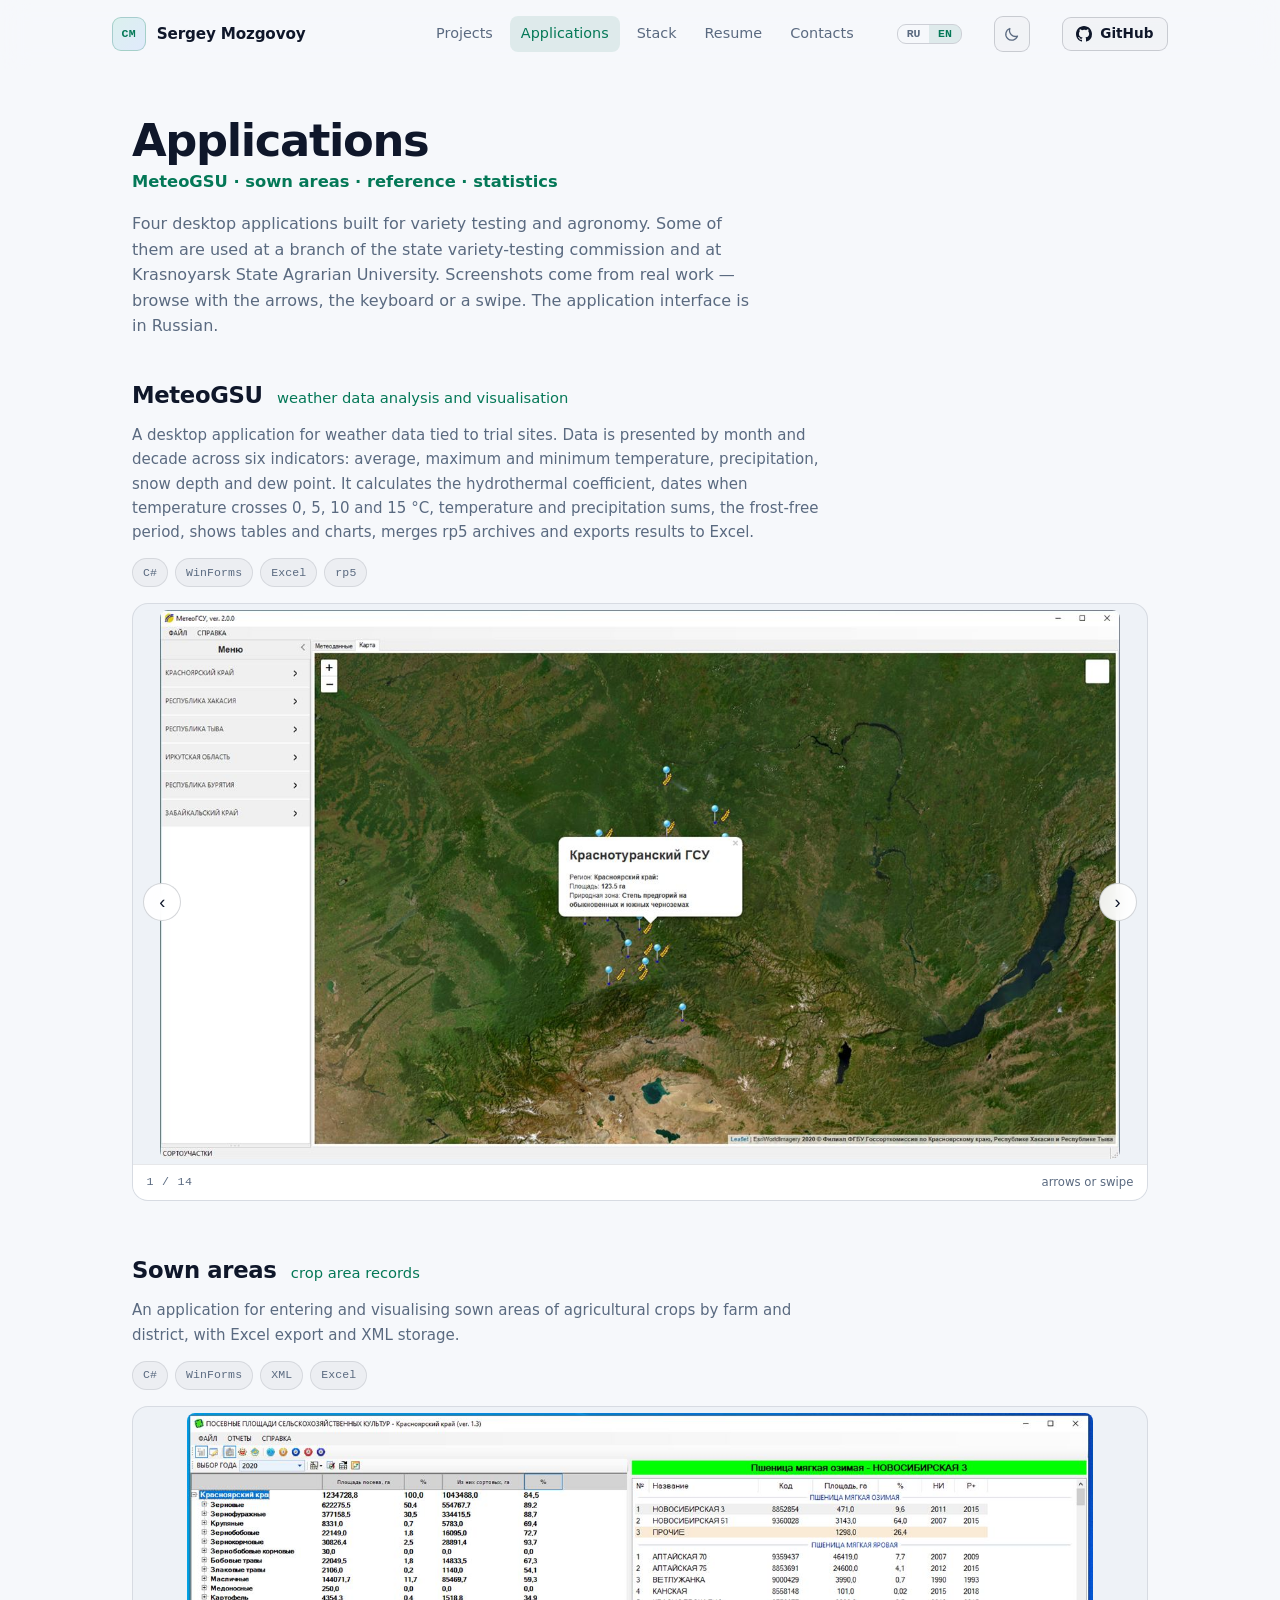
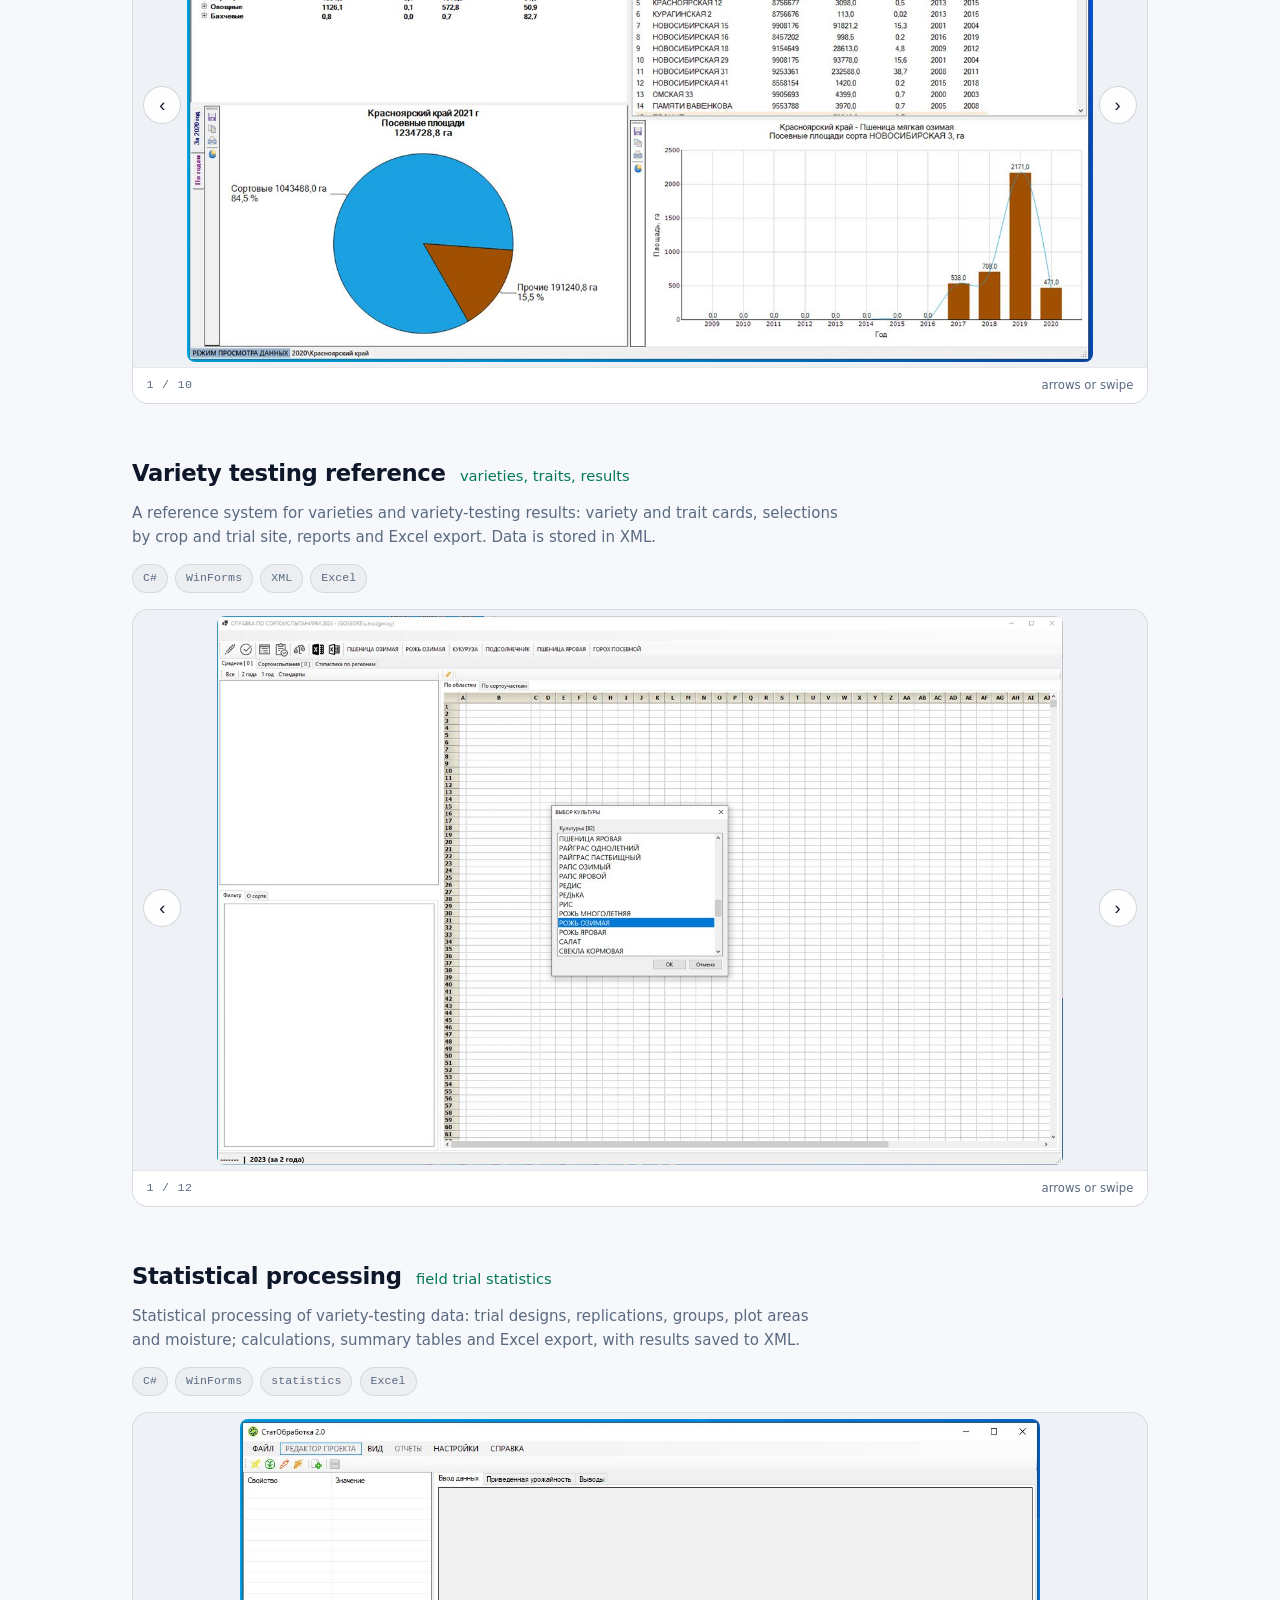
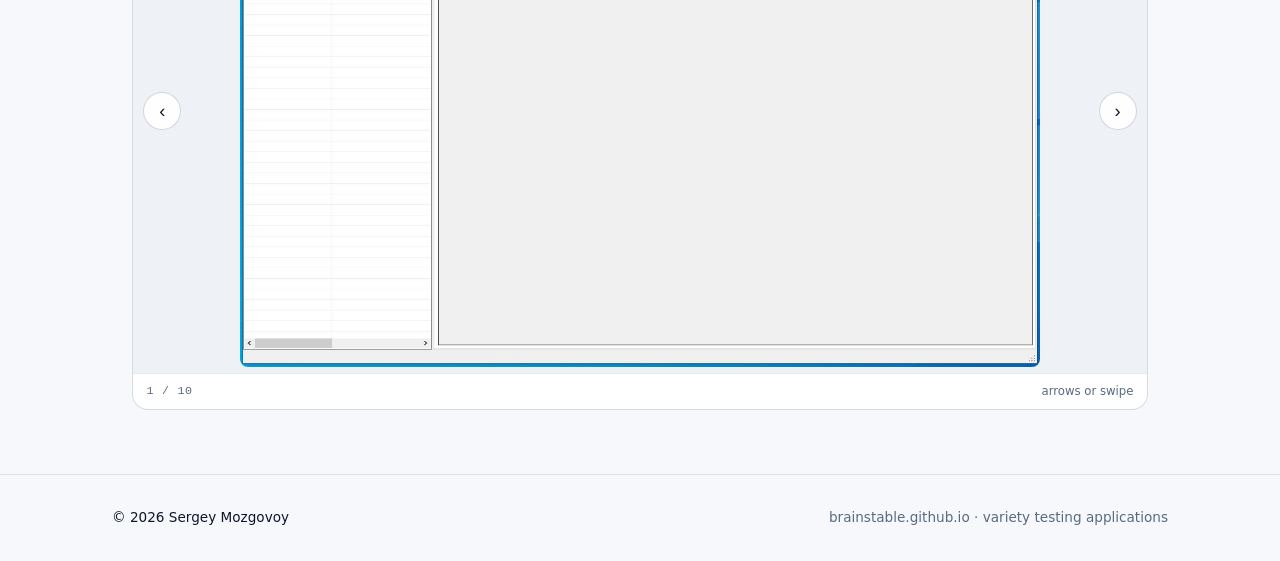
<file: en/apps/index.html>
<!doctype html>
<html lang="en">
<head>
<meta charset="utf-8">
<meta name="viewport" content="width=device-width, initial-scale=1">
<title>Applications — MeteoGSU, sown areas, reference, statistics · Sergey Mozgovoy</title>
<meta name="description" content="Four internal applications for variety testing: weather data analysis, sown areas, variety testing reference and statistical processing. Screenshots and descriptions.">
<meta name="author" content="Sergey Mozgovoy">
<meta name="theme-color" content="#f6f8fb">
<script>
  (function () {
    document.documentElement.classList.add('js');
    try {
      var param = null;
      try {
        param = new URLSearchParams(window.location.search).get('theme');
      } catch (e) { /* older browsers */ }

      var saved = localStorage.getItem('theme');
      var theme = (param === 'light' || param === 'dark') ? param
        : (saved === 'light' || saved === 'dark') ? saved
        : 'light';

      document.documentElement.dataset.theme = theme;
    } catch (e) {
      document.documentElement.dataset.theme = 'light';
    }
  })();
</script>
<link rel="canonical" href="https://brainstable.github.io/en/apps/">
<link rel="alternate" hreflang="ru" href="https://brainstable.github.io/apps/">
<link rel="alternate" hreflang="en" href="https://brainstable.github.io/en/apps/">
<link rel="alternate" hreflang="x-default" href="https://brainstable.github.io/apps/">
<meta property="og:type" content="website">
<meta property="og:locale" content="en_US">
<meta property="og:title" content="Applications — MeteoGSU and other tools">
<meta property="og:description" content="Four internal applications for variety testing: weather data, areas, reference, statistics.">
<meta property="og:url" content="https://brainstable.github.io/en/apps/">
<meta property="og:image" content="https://brainstable.github.io/assets/og-en.png">
<meta name="twitter:card" content="summary_large_image">
<link rel="icon" href="../../assets/favicon.svg" type="image/svg+xml">
<link rel="stylesheet" href="../../assets/css/style.css">
<script src="../../assets/js/main.js" defer></script>
</head>
<body>
<a class="skip-link" href="#main">Skip to content</a>

<header class="header" id="header">
  <div class="wrap header__inner">
    <a class="brand" href="../" aria-label="Back to home">
      <span class="brand__mark" aria-hidden="true">СМ</span>
      <span class="brand__name">Sergey Mozgovoy</span>
    </a>

    <nav class="nav" aria-label="Sections">
      <a class="nav__link" href="../#projects">Projects</a>
      <a class="nav__link is-active" href="./" aria-current="page">Applications</a>
      <a class="nav__link" href="../#stack">Stack</a>
      <a class="nav__link" href="../resume/">Resume</a>
      <a class="nav__link" href="../#contacts">Contacts</a>
    </nav>

    <div class="lang" aria-label="Language">
      <a class="lang__link" href="../../apps/" hreflang="ru" lang="ru">RU</a>
      <span class="lang__link is-active" aria-current="true">EN</span>
    </div>

    <button class="theme-toggle" id="themeToggle" type="button" aria-label="Switch to light theme" aria-pressed="false" title="Light theme">
      <svg class="icon icon--sun" viewBox="0 0 24 24" fill="none" stroke="currentColor" stroke-width="1.8" stroke-linecap="round" aria-hidden="true"><circle cx="12" cy="12" r="4.2"/><path d="M12 2.4v2.2M12 19.4v2.2M21.6 12h-2.2M4.6 12H2.4M18.8 5.2l-1.6 1.6M6.8 17.2l-1.6 1.6M18.8 18.8l-1.6-1.6M6.8 6.8L5.2 5.2"/></svg>
      <svg class="icon icon--moon" viewBox="0 0 24 24" fill="none" stroke="currentColor" stroke-width="1.8" stroke-linecap="round" stroke-linejoin="round" aria-hidden="true"><path d="M20.5 14.3A8.5 8.5 0 0 1 9.7 3.5a8.5 8.5 0 1 0 10.8 10.8Z"/></svg>
    </button>

    <a class="btn btn--ghost btn--sm header__gh" href="https://github.com/brainstable" target="_blank" rel="noopener">
      <svg width="16" height="16" viewBox="0 0 16 16" aria-hidden="true" fill="currentColor"><path d="M8 0C3.58 0 0 3.58 0 8c0 3.54 2.29 6.53 5.47 7.59.4.07.55-.17.55-.38 0-.19-.01-.82-.01-1.49-2.01.37-2.53-.49-2.69-.94-.09-.23-.48-.94-.82-1.13-.28-.15-.68-.52-.01-.53.63-.01 1.08.58 1.23.82.72 1.21 1.87.87 2.33.66.07-.52.28-.87.51-1.07-1.78-.2-3.64-.89-3.64-3.95 0-.87.31-1.59.82-2.15-.08-.2-.36-1.02.08-2.12 0 0 .67-.21 2.2.82a7.4 7.4 0 0 1 2-.27c.68 0 1.36.09 2 .27 1.53-1.04 2.2-.82 2.2-.82.44 1.1.16 1.92.08 2.12.51.56.82 1.27.82 2.15 0 3.07-1.87 3.75-3.65 3.95.29.25.54.73.54 1.48 0 1.07-.01 1.93-.01 2.2 0 .21.15.46.55.38A8.01 8.01 0 0 0 16 8c0-4.42-3.58-8-8-8Z"/></svg>
      GitHub
    </a>
  </div>
</header>

<main id="main">
  <div class="apps">
    <h1 class="cv__name">Applications</h1>
    <p class="cv__role">MeteoGSU · sown areas · reference · statistics</p>
    <p class="apps__lead">
      Four desktop applications built for variety testing and agronomy. Some of them are used at
      a branch of the state variety-testing commission and at Krasnoyarsk State Agrarian University.
      Screenshots come from real work — browse with the arrows, the keyboard or a swipe.
      The application interface is in Russian.
    </p>

    <section class="app">
      <div class="app__head">
        <h2 class="app__title">MeteoGSU</h2>
        <span class="app__sub">weather data analysis and visualisation</span>
      </div>
      <p class="app__text">
        A desktop application for weather data tied to trial sites. Data is presented by month and
        decade across six indicators: average, maximum and minimum temperature, precipitation, snow
        depth and dew point. It calculates the hydrothermal coefficient, dates when temperature
        crosses 0, 5, 10 and 15 °C, temperature and precipitation sums, the frost-free period,
        shows tables and charts, merges rp5 archives and exports results to Excel.
      </p>
      <ul class="chips">
        <li class="chip">C#</li><li class="chip">WinForms</li><li class="chip">Excel</li><li class="chip">rp5</li>
      </ul>
      <div class="carousel" data-carousel aria-roledescription="carousel" aria-label="MeteoGSU screenshots">
        <div class="carousel__viewport" tabindex="0" aria-live="polite">
                      <div class="carousel__item"><img src="../../apps/img/meteo/01.jpg" alt="MeteoGSU — screen 1" loading="eager" decoding="async"></div>
            <div class="carousel__item"><img src="../../apps/img/meteo/02.jpg" alt="MeteoGSU — screen 2" loading="lazy" decoding="async"></div>
            <div class="carousel__item"><img src="../../apps/img/meteo/03.jpg" alt="MeteoGSU — screen 3" loading="lazy" decoding="async"></div>
            <div class="carousel__item"><img src="../../apps/img/meteo/04.jpg" alt="MeteoGSU — screen 4" loading="lazy" decoding="async"></div>
            <div class="carousel__item"><img src="../../apps/img/meteo/05.jpg" alt="MeteoGSU — screen 5" loading="lazy" decoding="async"></div>
            <div class="carousel__item"><img src="../../apps/img/meteo/06.jpg" alt="MeteoGSU — screen 6" loading="lazy" decoding="async"></div>
            <div class="carousel__item"><img src="../../apps/img/meteo/07.jpg" alt="MeteoGSU — screen 7" loading="lazy" decoding="async"></div>
            <div class="carousel__item"><img src="../../apps/img/meteo/08.jpg" alt="MeteoGSU — screen 8" loading="lazy" decoding="async"></div>
            <div class="carousel__item"><img src="../../apps/img/meteo/09.jpg" alt="MeteoGSU — screen 9" loading="lazy" decoding="async"></div>
            <div class="carousel__item"><img src="../../apps/img/meteo/10.jpg" alt="MeteoGSU — screen 10" loading="lazy" decoding="async"></div>
            <div class="carousel__item"><img src="../../apps/img/meteo/11.jpg" alt="MeteoGSU — screen 11" loading="lazy" decoding="async"></div>
            <div class="carousel__item"><img src="../../apps/img/meteo/12.jpg" alt="MeteoGSU — screen 12" loading="lazy" decoding="async"></div>
            <div class="carousel__item"><img src="../../apps/img/meteo/13.jpg" alt="MeteoGSU — screen 13" loading="lazy" decoding="async"></div>
            <div class="carousel__item"><img src="../../apps/img/meteo/14.jpg" alt="MeteoGSU — screen 14" loading="lazy" decoding="async"></div>
        </div>
        <button class="carousel__btn carousel__btn--prev" type="button" aria-label="Previous screenshot">‹</button>
        <button class="carousel__btn carousel__btn--next" type="button" aria-label="Next screenshot">›</button>
        <div class="carousel__bar">
          <span class="carousel__count">1 / 14</span>
          <span class="carousel__hint">arrows or swipe</span>
        </div>
      </div>
    </section>

    <section class="app">
      <div class="app__head">
        <h2 class="app__title">Sown areas</h2>
        <span class="app__sub">crop area records</span>
      </div>
      <p class="app__text">
        An application for entering and visualising sown areas of agricultural crops by farm and
        district, with Excel export and XML storage.
      </p>
      <ul class="chips">
        <li class="chip">C#</li><li class="chip">WinForms</li><li class="chip">XML</li><li class="chip">Excel</li>
      </ul>
      <div class="carousel" data-carousel aria-roledescription="carousel" aria-label="Sown areas screenshots">
        <div class="carousel__viewport" tabindex="0" aria-live="polite">
                      <div class="carousel__item"><img src="../../apps/img/plots/01.jpg" alt="Sown areas — screen 1" loading="eager" decoding="async"></div>
            <div class="carousel__item"><img src="../../apps/img/plots/02.jpg" alt="Sown areas — screen 2" loading="lazy" decoding="async"></div>
            <div class="carousel__item"><img src="../../apps/img/plots/03.jpg" alt="Sown areas — screen 3" loading="lazy" decoding="async"></div>
            <div class="carousel__item"><img src="../../apps/img/plots/04.jpg" alt="Sown areas — screen 4" loading="lazy" decoding="async"></div>
            <div class="carousel__item"><img src="../../apps/img/plots/05.jpg" alt="Sown areas — screen 5" loading="lazy" decoding="async"></div>
            <div class="carousel__item"><img src="../../apps/img/plots/06.jpg" alt="Sown areas — screen 6" loading="lazy" decoding="async"></div>
            <div class="carousel__item"><img src="../../apps/img/plots/07.jpg" alt="Sown areas — screen 7" loading="lazy" decoding="async"></div>
            <div class="carousel__item"><img src="../../apps/img/plots/08.jpg" alt="Sown areas — screen 8" loading="lazy" decoding="async"></div>
            <div class="carousel__item"><img src="../../apps/img/plots/09.jpg" alt="Sown areas — screen 9" loading="lazy" decoding="async"></div>
            <div class="carousel__item"><img src="../../apps/img/plots/10.jpg" alt="Sown areas — screen 10" loading="lazy" decoding="async"></div>
        </div>
        <button class="carousel__btn carousel__btn--prev" type="button" aria-label="Previous screenshot">‹</button>
        <button class="carousel__btn carousel__btn--next" type="button" aria-label="Next screenshot">›</button>
        <div class="carousel__bar">
          <span class="carousel__count">1 / 10</span>
          <span class="carousel__hint">arrows or swipe</span>
        </div>
      </div>
    </section>

    <section class="app">
      <div class="app__head">
        <h2 class="app__title">Variety testing reference</h2>
        <span class="app__sub">varieties, traits, results</span>
      </div>
      <p class="app__text">
        A reference system for varieties and variety-testing results: variety and trait cards,
        selections by crop and trial site, reports and Excel export. Data is stored in XML.
      </p>
      <ul class="chips">
        <li class="chip">C#</li><li class="chip">WinForms</li><li class="chip">XML</li><li class="chip">Excel</li>
      </ul>
      <div class="carousel" data-carousel aria-roledescription="carousel" aria-label="Variety testing reference screenshots">
        <div class="carousel__viewport" tabindex="0" aria-live="polite">
                      <div class="carousel__item"><img src="../../apps/img/reference/01.jpg" alt="Variety testing reference — screen 1" loading="eager" decoding="async"></div>
            <div class="carousel__item"><img src="../../apps/img/reference/02.jpg" alt="Variety testing reference — screen 2" loading="lazy" decoding="async"></div>
            <div class="carousel__item"><img src="../../apps/img/reference/03.jpg" alt="Variety testing reference — screen 3" loading="lazy" decoding="async"></div>
            <div class="carousel__item"><img src="../../apps/img/reference/04.jpg" alt="Variety testing reference — screen 4" loading="lazy" decoding="async"></div>
            <div class="carousel__item"><img src="../../apps/img/reference/05.jpg" alt="Variety testing reference — screen 5" loading="lazy" decoding="async"></div>
            <div class="carousel__item"><img src="../../apps/img/reference/06.jpg" alt="Variety testing reference — screen 6" loading="lazy" decoding="async"></div>
            <div class="carousel__item"><img src="../../apps/img/reference/07.jpg" alt="Variety testing reference — screen 7" loading="lazy" decoding="async"></div>
            <div class="carousel__item"><img src="../../apps/img/reference/08.jpg" alt="Variety testing reference — screen 8" loading="lazy" decoding="async"></div>
            <div class="carousel__item"><img src="../../apps/img/reference/09.jpg" alt="Variety testing reference — screen 9" loading="lazy" decoding="async"></div>
            <div class="carousel__item"><img src="../../apps/img/reference/10.jpg" alt="Variety testing reference — screen 10" loading="lazy" decoding="async"></div>
            <div class="carousel__item"><img src="../../apps/img/reference/11.jpg" alt="Variety testing reference — screen 11" loading="lazy" decoding="async"></div>
            <div class="carousel__item"><img src="../../apps/img/reference/12.jpg" alt="Variety testing reference — screen 12" loading="lazy" decoding="async"></div>
        </div>
        <button class="carousel__btn carousel__btn--prev" type="button" aria-label="Previous screenshot">‹</button>
        <button class="carousel__btn carousel__btn--next" type="button" aria-label="Next screenshot">›</button>
        <div class="carousel__bar">
          <span class="carousel__count">1 / 12</span>
          <span class="carousel__hint">arrows or swipe</span>
        </div>
      </div>
    </section>

    <section class="app">
      <div class="app__head">
        <h2 class="app__title">Statistical processing</h2>
        <span class="app__sub">field trial statistics</span>
      </div>
      <p class="app__text">
        Statistical processing of variety-testing data: trial designs, replications, groups,
        plot areas and moisture; calculations, summary tables and Excel export, with results
        saved to XML.
      </p>
      <ul class="chips">
        <li class="chip">C#</li><li class="chip">WinForms</li><li class="chip">statistics</li><li class="chip">Excel</li>
      </ul>
      <div class="carousel" data-carousel aria-roledescription="carousel" aria-label="Statistical processing screenshots">
        <div class="carousel__viewport" tabindex="0" aria-live="polite">
                      <div class="carousel__item"><img src="../../apps/img/stats/01.jpg" alt="Statistical processing — screen 1" loading="eager" decoding="async"></div>
            <div class="carousel__item"><img src="../../apps/img/stats/02.jpg" alt="Statistical processing — screen 2" loading="lazy" decoding="async"></div>
            <div class="carousel__item"><img src="../../apps/img/stats/03.jpg" alt="Statistical processing — screen 3" loading="lazy" decoding="async"></div>
            <div class="carousel__item"><img src="../../apps/img/stats/04.jpg" alt="Statistical processing — screen 4" loading="lazy" decoding="async"></div>
            <div class="carousel__item"><img src="../../apps/img/stats/05.jpg" alt="Statistical processing — screen 5" loading="lazy" decoding="async"></div>
            <div class="carousel__item"><img src="../../apps/img/stats/06.jpg" alt="Statistical processing — screen 6" loading="lazy" decoding="async"></div>
            <div class="carousel__item"><img src="../../apps/img/stats/07.jpg" alt="Statistical processing — screen 7" loading="lazy" decoding="async"></div>
            <div class="carousel__item"><img src="../../apps/img/stats/08.jpg" alt="Statistical processing — screen 8" loading="lazy" decoding="async"></div>
            <div class="carousel__item"><img src="../../apps/img/stats/09.jpg" alt="Statistical processing — screen 9" loading="lazy" decoding="async"></div>
            <div class="carousel__item"><img src="../../apps/img/stats/10.jpg" alt="Statistical processing — screen 10" loading="lazy" decoding="async"></div>
        </div>
        <button class="carousel__btn carousel__btn--prev" type="button" aria-label="Previous screenshot">‹</button>
        <button class="carousel__btn carousel__btn--next" type="button" aria-label="Next screenshot">›</button>
        <div class="carousel__bar">
          <span class="carousel__count">1 / 10</span>
          <span class="carousel__hint">arrows or swipe</span>
        </div>
      </div>
    </section>
  </div>
</main>

<footer class="footer">
  <div class="wrap footer__inner">
    <p class="footer__text">© <span class="js-year">2026</span> Sergey Mozgovoy</p>
    <p class="footer__text footer__muted"><a href="../">brainstable.github.io</a> · variety testing applications</p>
  </div>
</footer>
</body>
</html>
</file>
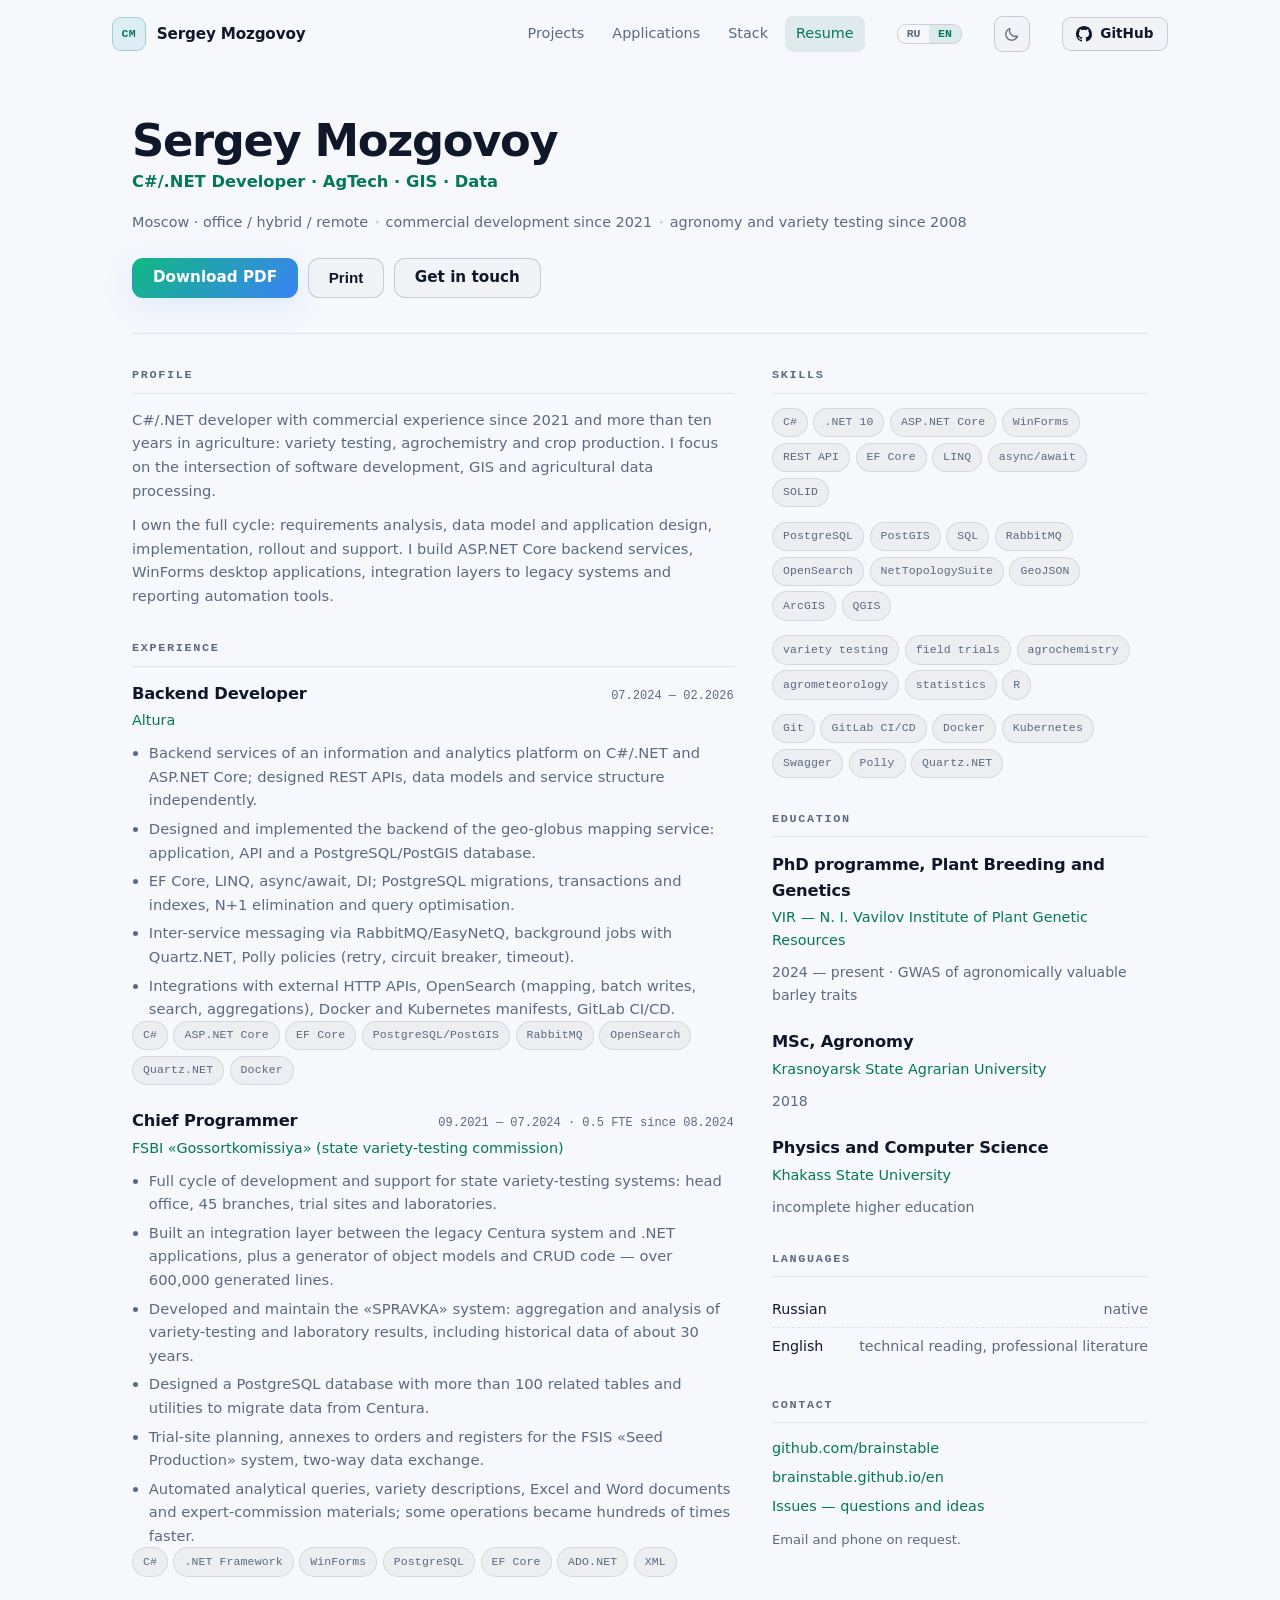
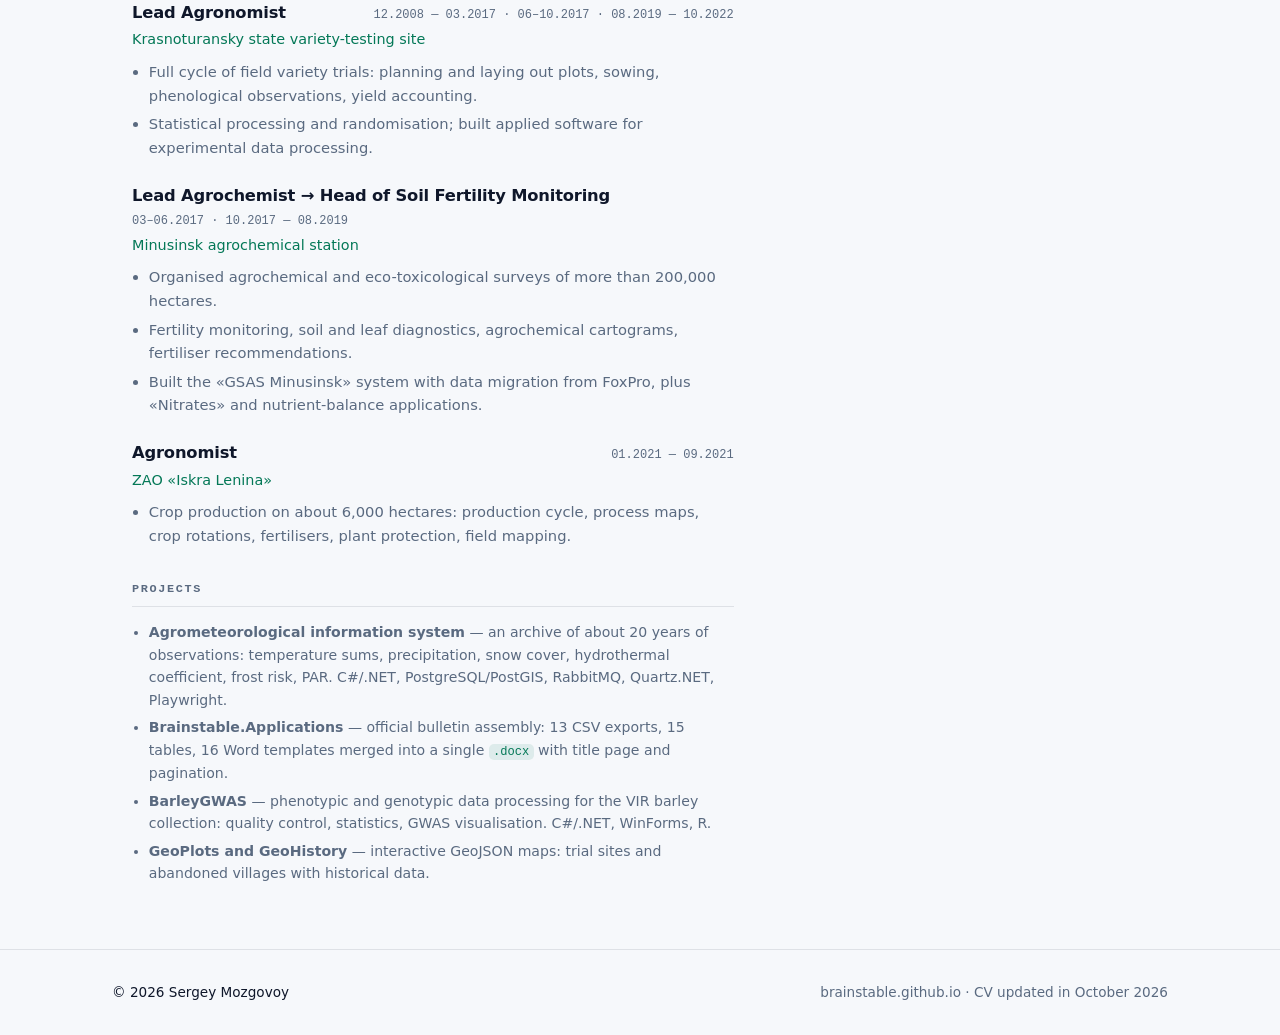
<file: en/resume/index.html>
<!doctype html>
<html lang="en">
<head>
<meta charset="utf-8">
<meta name="viewport" content="width=device-width, initial-scale=1">
<title>Sergey Mozgovoy — CV · C#/.NET, AgTech, GIS</title>
<meta name="description" content="CV of Sergey Mozgovoy: C#/.NET developer with a background in agronomy, variety testing and GIS. ASP.NET Core backend, WinForms, PostgreSQL/PostGIS, reporting automation.">
<meta name="author" content="Sergey Mozgovoy">
<meta name="theme-color" content="#f6f8fb">
<script>
  (function () {
    document.documentElement.classList.add('js');
    try {
      var param = null;
      try {
        param = new URLSearchParams(window.location.search).get('theme');
      } catch (e) { /* older browsers */ }

      var saved = localStorage.getItem('theme');
      var theme = (param === 'light' || param === 'dark') ? param
        : (saved === 'light' || saved === 'dark') ? saved
        : 'light';

      document.documentElement.dataset.theme = theme;
    } catch (e) {
      document.documentElement.dataset.theme = 'light';
    }
  })();
</script>
<link rel="canonical" href="https://brainstable.github.io/en/resume/">
<link rel="alternate" hreflang="ru" href="https://brainstable.github.io/resume/">
<link rel="alternate" hreflang="en" href="https://brainstable.github.io/en/resume/">
<link rel="alternate" hreflang="x-default" href="https://brainstable.github.io/resume/">
<meta property="og:type" content="profile">
<meta property="og:locale" content="en_US">
<meta property="og:title" content="Sergey Mozgovoy — CV">
<meta property="og:description" content="C#/.NET developer: backend, desktop, GIS and reporting automation for agronomy and variety testing.">
<meta property="og:url" content="https://brainstable.github.io/en/resume/">
<meta property="og:image" content="https://brainstable.github.io/assets/og-en.png">
<meta name="twitter:card" content="summary_large_image">
<link rel="icon" href="../../assets/favicon.svg" type="image/svg+xml">
<link rel="stylesheet" href="../../assets/css/style.css">
<script src="../../assets/js/main.js" defer></script>
</head>
<body>
<a class="skip-link" href="#main">Skip to content</a>

<header class="header" id="header">
  <div class="wrap header__inner">
    <a class="brand" href="../" aria-label="Back to home">
      <span class="brand__mark" aria-hidden="true">СМ</span>
      <span class="brand__name">Sergey Mozgovoy</span>
    </a>

    <nav class="nav" aria-label="Sections">
      <a class="nav__link" href="../#projects">Projects</a>
      <a class="nav__link" href="../apps/">Applications</a>
      <a class="nav__link" href="../#stack">Stack</a>
      <a class="nav__link is-active" href="./" aria-current="page">Resume</a>
    </nav>

    <div class="lang" aria-label="Language">
      <a class="lang__link" href="../../resume/" hreflang="ru" lang="ru">RU</a>
      <span class="lang__link is-active" aria-current="true">EN</span>
    </div>

    <button class="theme-toggle" id="themeToggle" type="button" aria-label="Switch to light theme" aria-pressed="false" title="Light theme">
      <svg class="icon icon--sun" viewBox="0 0 24 24" fill="none" stroke="currentColor" stroke-width="1.8" stroke-linecap="round" aria-hidden="true"><circle cx="12" cy="12" r="4.2"/><path d="M12 2.4v2.2M12 19.4v2.2M21.6 12h-2.2M4.6 12H2.4M18.8 5.2l-1.6 1.6M6.8 17.2l-1.6 1.6M18.8 18.8l-1.6-1.6M6.8 6.8L5.2 5.2"/></svg>
      <svg class="icon icon--moon" viewBox="0 0 24 24" fill="none" stroke="currentColor" stroke-width="1.8" stroke-linecap="round" stroke-linejoin="round" aria-hidden="true"><path d="M20.5 14.3A8.5 8.5 0 0 1 9.7 3.5a8.5 8.5 0 1 0 10.8 10.8Z"/></svg>
    </button>

    <a class="btn btn--ghost btn--sm header__gh" href="https://github.com/brainstable" target="_blank" rel="noopener">
      <svg width="16" height="16" viewBox="0 0 16 16" aria-hidden="true" fill="currentColor"><path d="M8 0C3.58 0 0 3.58 0 8c0 3.54 2.29 6.53 5.47 7.59.4.07.55-.17.55-.38 0-.19-.01-.82-.01-1.49-2.01.37-2.53-.49-2.69-.94-.09-.23-.48-.94-.82-1.13-.28-.15-.68-.52-.01-.53.63-.01 1.08.58 1.23.82.72 1.21 1.87.87 2.33.66.07-.52.28-.87.51-1.07-1.78-.2-3.64-.89-3.64-3.95 0-.87.31-1.59.82-2.15-.08-.2-.36-1.02.08-2.12 0 0 .67-.21 2.2.82a7.4 7.4 0 0 1 2-.27c.68 0 1.36.09 2 .27 1.53-1.04 2.2-.82 2.2-.82.44 1.1.16 1.92.08 2.12.51.56.82 1.27.82 2.15 0 3.07-1.87 3.75-3.65 3.95.29.25.54.73.54 1.48 0 1.07-.01 1.93-.01 2.2 0 .21.15.46.55.38A8.01 8.01 0 0 0 16 8c0-4.42-3.58-8-8-8Z"/></svg>
      GitHub
    </a>
  </div>
</header>

<main id="main">
  <div class="cv">
    <h1 class="cv__name">Sergey Mozgovoy</h1>
    <p class="cv__role">C#/.NET Developer · AgTech · GIS · Data</p>

    <ul class="cv__meta">
      <li>Moscow · office / hybrid / remote</li>
      <li>commercial development since 2021</li>
      <li>agronomy and variety testing since 2008</li>
    </ul>

    <div class="cv__actions">
      <a class="btn btn--primary" href="../../assets/resume-en.pdf" download="Mozgovoy_Sergey_CV_EN.pdf">Download PDF</a>
      <button class="btn btn--ghost" type="button" onclick="window.print()">Print</button>
      <a class="btn btn--ghost" href="../#contacts">Get in touch</a>
    </div>

    <div class="cv__grid">
      <div class="cv__main">
        <section class="cv-block">
          <h2 class="cv-block__title">Profile</h2>
          <p class="card__text" style="margin-bottom:.7rem">
            C#/.NET developer with commercial experience since 2021 and more than ten years in
            agriculture: variety testing, agrochemistry and crop production. I focus on the
            intersection of software development, GIS and agricultural data processing.
          </p>
          <p class="card__text" style="margin-bottom:0">
            I own the full cycle: requirements analysis, data model and application design,
            implementation, rollout and support. I build ASP.NET Core backend services, WinForms
            desktop applications, integration layers to legacy systems and reporting automation
            tools.
          </p>
        </section>

        <section class="cv-block">
          <h2 class="cv-block__title">Experience</h2>

          <article class="cv-role">
            <div class="cv-role__head">
              <h3 class="cv-role__title">Backend Developer</h3>
              <span class="cv-role__period">07.2024 — 02.2026</span>
            </div>
            <p class="cv-role__company">Altura</p>
            <ul class="cv-list">
              <li>Backend services of an information and analytics platform on C#/.NET and ASP.NET Core; designed REST APIs, data models and service structure independently.</li>
              <li>Designed and implemented the backend of the geo-globus mapping service: application, API and a PostgreSQL/PostGIS database.</li>
              <li>EF Core, LINQ, async/await, DI; PostgreSQL migrations, transactions and indexes, N+1 elimination and query optimisation.</li>
              <li>Inter-service messaging via RabbitMQ/EasyNetQ, background jobs with Quartz.NET, Polly policies (retry, circuit breaker, timeout).</li>
              <li>Integrations with external HTTP APIs, OpenSearch (mapping, batch writes, search, aggregations), Docker and Kubernetes manifests, GitLab CI/CD.</li>
            </ul>
            <ul class="cv-tags">
              <li class="chip">C#</li><li class="chip">ASP.NET Core</li><li class="chip">EF Core</li><li class="chip">PostgreSQL/PostGIS</li><li class="chip">RabbitMQ</li><li class="chip">OpenSearch</li><li class="chip">Quartz.NET</li><li class="chip">Docker</li>
            </ul>
          </article>

          <article class="cv-role">
            <div class="cv-role__head">
              <h3 class="cv-role__title">Chief Programmer</h3>
              <span class="cv-role__period">09.2021 — 07.2024 · 0.5 FTE since 08.2024</span>
            </div>
            <p class="cv-role__company">FSBI «Gossortkomissiya» (state variety-testing commission)</p>
            <ul class="cv-list">
              <li>Full cycle of development and support for state variety-testing systems: head office, 45 branches, trial sites and laboratories.</li>
              <li>Built an integration layer between the legacy Centura system and .NET applications, plus a generator of object models and CRUD code — over 600,000 generated lines.</li>
              <li>Developed and maintain the «SPRAVKA» system: aggregation and analysis of variety-testing and laboratory results, including historical data of about 30 years.</li>
              <li>Designed a PostgreSQL database with more than 100 related tables and utilities to migrate data from Centura.</li>
              <li>Trial-site planning, annexes to orders and registers for the FSIS «Seed Production» system, two-way data exchange.</li>
              <li>Automated analytical queries, variety descriptions, Excel and Word documents and expert-commission materials; some operations became hundreds of times faster.</li>
            </ul>
            <ul class="cv-tags">
              <li class="chip">C#</li><li class="chip">.NET Framework</li><li class="chip">WinForms</li><li class="chip">PostgreSQL</li><li class="chip">EF Core</li><li class="chip">ADO.NET</li><li class="chip">XML</li>
            </ul>
          </article>

          <article class="cv-role">
            <div class="cv-role__head">
              <h3 class="cv-role__title">Lead Agronomist</h3>
              <span class="cv-role__period">12.2008 — 03.2017 · 06–10.2017 · 08.2019 — 10.2022</span>
            </div>
            <p class="cv-role__company">Krasnoturansky state variety-testing site</p>
            <ul class="cv-list">
              <li>Full cycle of field variety trials: planning and laying out plots, sowing, phenological observations, yield accounting.</li>
              <li>Statistical processing and randomisation; built applied software for experimental data processing.</li>
            </ul>
          </article>

          <article class="cv-role">
            <div class="cv-role__head">
              <h3 class="cv-role__title">Lead Agrochemist → Head of Soil Fertility Monitoring</h3>
              <span class="cv-role__period">03–06.2017 · 10.2017 — 08.2019</span>
            </div>
            <p class="cv-role__company">Minusinsk agrochemical station</p>
            <ul class="cv-list">
              <li>Organised agrochemical and eco-toxicological surveys of more than 200,000 hectares.</li>
              <li>Fertility monitoring, soil and leaf diagnostics, agrochemical cartograms, fertiliser recommendations.</li>
              <li>Built the «GSAS Minusinsk» system with data migration from FoxPro, plus «Nitrates» and nutrient-balance applications.</li>
            </ul>
          </article>

          <article class="cv-role">
            <div class="cv-role__head">
              <h3 class="cv-role__title">Agronomist</h3>
              <span class="cv-role__period">01.2021 — 09.2021</span>
            </div>
            <p class="cv-role__company">ZAO «Iskra Lenina»</p>
            <ul class="cv-list">
              <li>Crop production on about 6,000 hectares: production cycle, process maps, crop rotations, fertilisers, plant protection, field mapping.</li>
            </ul>
          </article>
        </section>

        <section class="cv-block">
          <h2 class="cv-block__title">Projects</h2>
          <ul class="cv-list cv-list--tight">
            <li><strong>Agrometeorological information system</strong> — an archive of about 20 years of observations: temperature sums, precipitation, snow cover, hydrothermal coefficient, frost risk, PAR. C#/.NET, PostgreSQL/PostGIS, RabbitMQ, Quartz.NET, Playwright.</li>
            <li><strong>Brainstable.Applications</strong> — official bulletin assembly: 13 CSV exports, 15 tables, 16 Word templates merged into a single <code>.docx</code> with title page and pagination.</li>
            <li><strong>BarleyGWAS</strong> — phenotypic and genotypic data processing for the VIR barley collection: quality control, statistics, GWAS visualisation. C#/.NET, WinForms, R.</li>
            <li><strong>GeoPlots and GeoHistory</strong> — interactive GeoJSON maps: trial sites and abandoned villages with historical data.</li>
          </ul>
        </section>
      </div>

      <aside class="cv__aside">
        <section class="cv-block">
          <h2 class="cv-block__title">Skills</h2>
          <ul class="cv-tags" style="margin-bottom:.9rem">
            <li class="chip">C#</li><li class="chip">.NET 10</li><li class="chip">ASP.NET Core</li><li class="chip">WinForms</li><li class="chip">REST API</li><li class="chip">EF Core</li><li class="chip">LINQ</li><li class="chip">async/await</li><li class="chip">SOLID</li>
          </ul>
          <ul class="cv-tags" style="margin-bottom:.9rem">
            <li class="chip">PostgreSQL</li><li class="chip">PostGIS</li><li class="chip">SQL</li><li class="chip">RabbitMQ</li><li class="chip">OpenSearch</li><li class="chip">NetTopologySuite</li><li class="chip">GeoJSON</li><li class="chip">ArcGIS</li><li class="chip">QGIS</li>
          </ul>
          <ul class="cv-tags" style="margin-bottom:.9rem">
            <li class="chip">variety testing</li><li class="chip">field trials</li><li class="chip">agrochemistry</li><li class="chip">agrometeorology</li><li class="chip">statistics</li><li class="chip">R</li>
          </ul>
          <ul class="cv-tags">
            <li class="chip">Git</li><li class="chip">GitLab CI/CD</li><li class="chip">Docker</li><li class="chip">Kubernetes</li><li class="chip">Swagger</li><li class="chip">Polly</li><li class="chip">Quartz.NET</li>
          </ul>
        </section>

        <section class="cv-block">
          <h2 class="cv-block__title">Education</h2>
          <div class="cv-role">
            <h3 class="cv-role__title">PhD programme, Plant Breeding and Genetics</h3>
            <p class="cv-role__company">VIR — N. I. Vavilov Institute of Plant Genetic Resources</p>
            <p class="cv-list--tight" style="color:var(--muted);font-size:.88rem;margin:0">2024 — present · GWAS of agronomically valuable barley traits</p>
          </div>
          <div class="cv-role">
            <h3 class="cv-role__title">MSc, Agronomy</h3>
            <p class="cv-role__company">Krasnoyarsk State Agrarian University</p>
            <p class="cv-list--tight" style="color:var(--muted);font-size:.88rem;margin:0">2018</p>
          </div>
          <div class="cv-role">
            <h3 class="cv-role__title">Physics and Computer Science</h3>
            <p class="cv-role__company">Khakass State University</p>
            <p class="cv-list--tight" style="color:var(--muted);font-size:.88rem;margin:0">incomplete higher education</p>
          </div>
        </section>

        <section class="cv-block">
          <h2 class="cv-block__title">Languages</h2>
          <div class="cv-fact"><span>Russian</span><span>native</span></div>
          <div class="cv-fact"><span>English</span><span>technical reading, professional literature</span></div>
        </section>

        <section class="cv-block" id="contacts">
          <h2 class="cv-block__title">Contact</h2>
          <div class="cv-links">
            <a href="https://github.com/brainstable" target="_blank" rel="noopener">github.com/brainstable</a>
            <a href="https://brainstable.github.io/en/">brainstable.github.io/en</a>
            <a href="https://github.com/brainstable/brainstable/issues" target="_blank" rel="noopener">Issues — questions and ideas</a>
          </div>
          <p class="cv-list--tight" style="color:var(--muted);font-size:.82rem;margin:.7rem 0 0">Email and phone on request.</p>
        </section>
      </aside>
    </div>
  </div>
</main>

<footer class="footer">
  <div class="wrap footer__inner">
    <p class="footer__text">© <span class="js-year">2026</span> Sergey Mozgovoy</p>
    <p class="footer__text footer__muted"><a href="../">brainstable.github.io</a> · CV updated in October 2026</p>
  </div>
</footer>
</body>
</html>
</file>
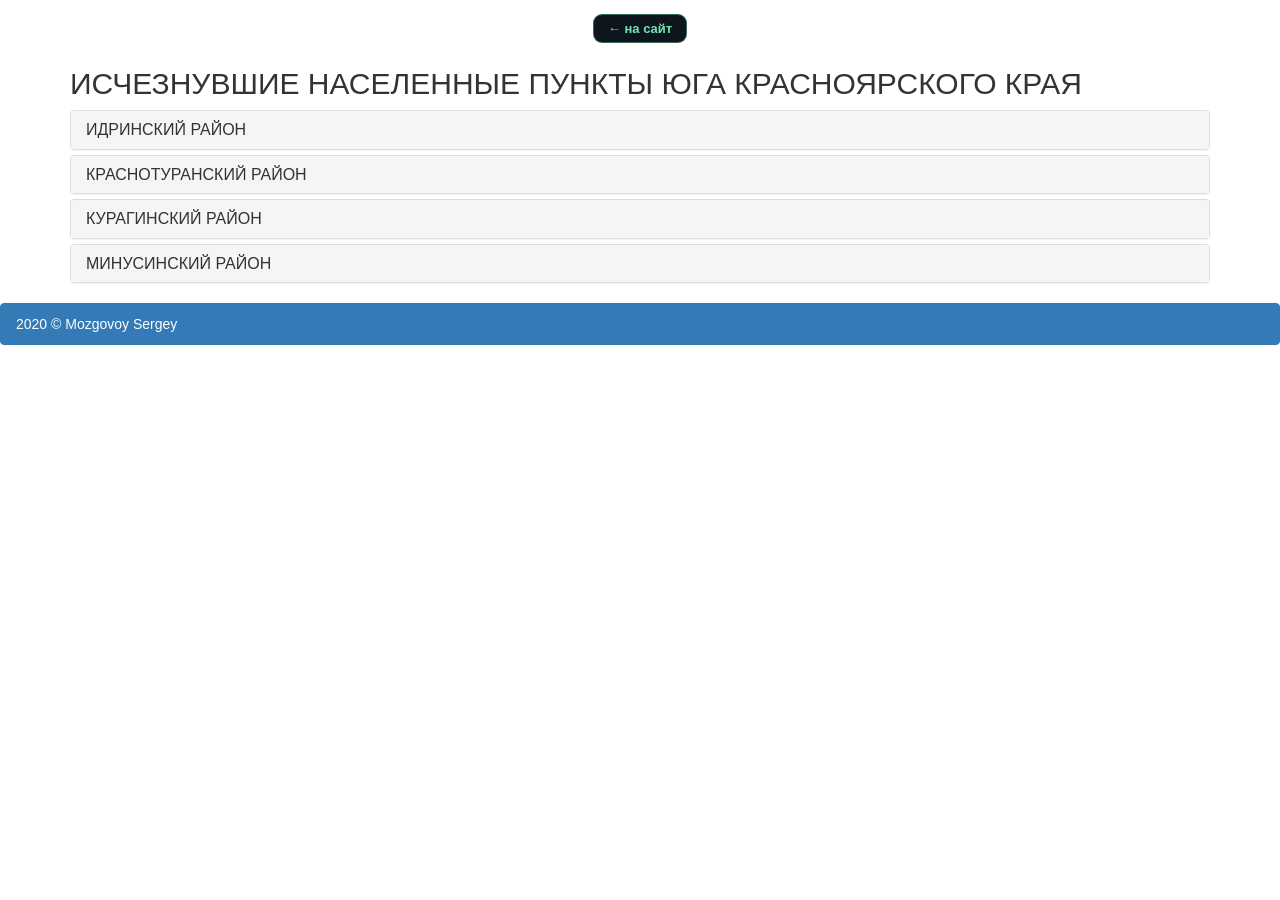
<file: maps/geohistory/index.html>
<!DOCTYPE html>
<html lang="ru">
<head>
	<meta charset="utf-8">
  <meta name="viewport" content="width=device-width, initial-scale=1">
  <link rel="stylesheet" href="https://maxcdn.bootstrapcdn.com/bootstrap/3.3.7/css/bootstrap.min.css">

  <script src="data/locations.js" text="text/javascript"></script>
  <script src="https://ajax.googleapis.com/ajax/libs/jquery/3.3.1/jquery.min.js"></script>
  <script src="https://maxcdn.bootstrapcdn.com/bootstrap/3.3.7/js/bootstrap.min.js"></script>
</head>
<body>
<div style="text-align:center;padding:14px 0 4px"><a href="/" style="display:inline-block;padding:7px 14px;border-radius:9px;background:#0f151d;color:#6ee7b7;font:600 13px/1 -apple-system,Segoe UI,sans-serif;text-decoration:none;border:1px solid rgba(110,231,183,.4)">← на сайт</a></div>

<div class="container">
  <h2>ИСЧЕЗНУВШИЕ НАСЕЛЕННЫЕ ПУНКТЫ ЮГА КРАСНОЯРСКОГО КРАЯ</h2>
  <p></p>
  <div class="panel-group" id="accordion">
    
    <div class="panel panel-default">
      <div class="panel-heading">
        <h4 class="panel-title">
          <a data-toggle="collapse" data-parent="#accordion"  href="#collapse1">ИДРИНСКИЙ РАЙОН</a>
        </h4>
      </div>
      <div id="collapse1" class="panel-collapse collapse">
        <ul class="list-group">
        </ul>
      </div>
    </div>

    <div class="panel panel-default">
      <div class="panel-heading">
        <h4 class="panel-title">
          <a data-toggle="collapse" data-parent="#accordion"  href="#collapse2">КРАСНОТУРАНСКИЙ РАЙОН</a>
        </h4>
      </div>
      <div id="collapse2" class="panel-collapse collapse">
        <ul class="list-group">
        </ul>
      </div>
    </div>

    <div class="panel panel-default">
      <div class="panel-heading">
        <h4 class="panel-title">
          <a data-toggle="collapse" data-parent="#accordion"  href="#collapse3">КУРАГИНСКИЙ РАЙОН</a>
        </h4>
      </div>
      <div id="collapse3" class="panel-collapse collapse">
        <ul class="list-group">
        </ul>
      </div>
    </div>

    <div class="panel panel-default">
      <div class="panel-heading">
        <h4 class="panel-title">
          <a data-toggle="collapse" data-parent="#accordion"  href="#collapse4">МИНУСИНСКИЙ РАЙОН</a>
        </h4>
      </div>
      <div id="collapse4" class="panel-collapse collapse">
        <ul class="list-group">
        </ul>
      </div>
    </div>

  </div>
</div>
<div class="list-group">
  <div class="text-left list-group-item list-group-item-action list-group-item-dark active mx-auto">
      2020 &copy; Mozgovoy Sergey
  </div>
</div>

<script>
  var arr = data;
  arr.sort(function(left, right){
    if (left.name < right.name) return -1;
    if (left.name > right.name) return 1;
    return 0;
  });
  
  var col1 = document.querySelector('#collapse1 .list-group');
  arr.forEach(function(item) {
    if (item.rayon == 'Идринский' && item.isdeserted > 0) {
      var li = document.createElement('li');
      li.classList.add('list-group-item');
      col1.appendChild(li);

      var a = document.createElement('a');
      a.setAttribute('href', 'geohistory.html?id=' + item.id);
      a.textContent = item.name;
      li.appendChild(a);
    }
  });

  var col2 = document.querySelector('#collapse2 .list-group');
  arr.forEach(function(item) {
    if (item.rayon == 'Краснотуранский' && item.isdeserted > 0) {
      var li = document.createElement('li');
      li.classList.add('list-group-item');
      col2.appendChild(li);

      var a = document.createElement('a');
      a.setAttribute('href', 'geohistory.html?id=' + item.id);
      a.textContent = item.name;
      li.appendChild(a);
    }
  });

  var col3 = document.querySelector('#collapse3 .list-group');
  arr.forEach(function(item) {
    if (item.rayon == 'Курагинский' && item.isdeserted > 0) {
      var li = document.createElement('li');
      li.classList.add('list-group-item');
      col3.appendChild(li);

      var a = document.createElement('a');
      a.setAttribute('href', 'geohistory.html?id=' + item.id);
      a.textContent = item.name;
      li.appendChild(a);
    }
  });

  var col4 = document.querySelector('#collapse4 .list-group');
  arr.forEach(function(item) {
    if (item.rayon == 'Минусинский' && item.isdeserted > 0) {
      var li = document.createElement('li');
      li.classList.add('list-group-item');
      col4.appendChild(li);

      var a = document.createElement('a');
      a.setAttribute('href', 'geohistory.html?id=' + item.id);
      a.textContent = item.name;
      li.appendChild(a);
    }
  });
</script>
</body>
</html>
</file>
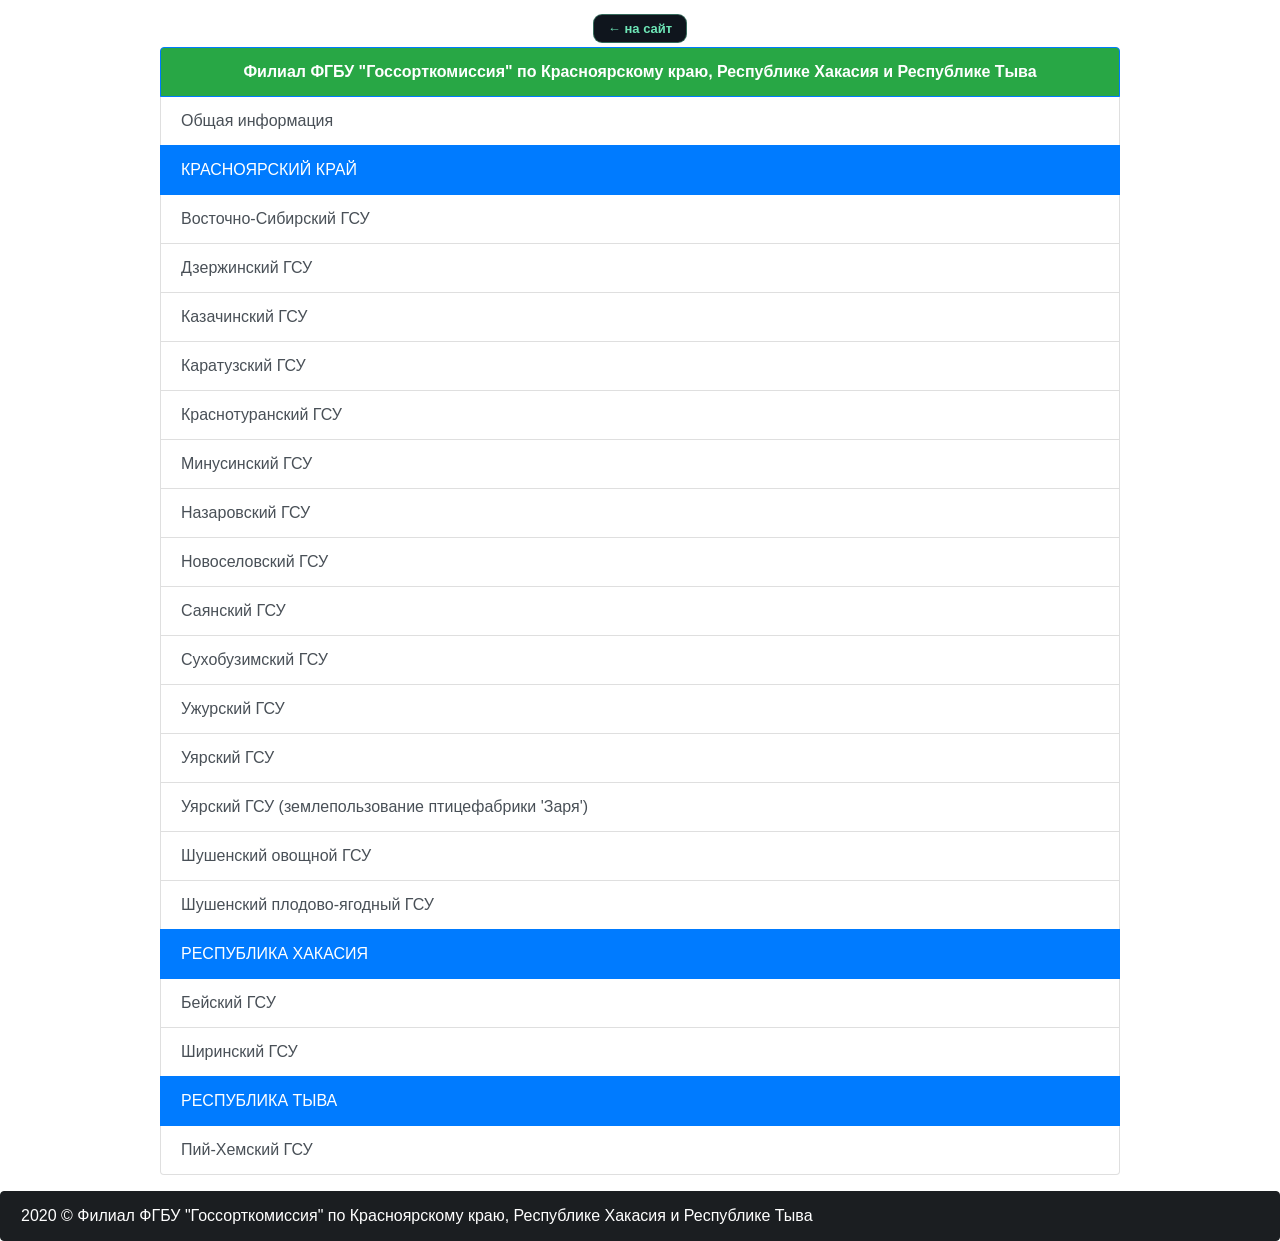
<file: maps/geoplots/index.html>
<!DOCTYPE html>
<html lang="en">
<head>
    <meta charset="UTF-8">
    <meta name="viewport" content="width=device-width, initial-scale=1.0">
    <title>Сортоучастки</title>
    <link rel="stylesheet" href="https://maxcdn.bootstrapcdn.com/bootstrap/4.0.0/css/bootstrap.min.css" integrity="sha384-Gn5384xqQ1aoWXA+058RXPxPg6fy4IWvTNh0E263XmFcJlSAwiGgFAW/dAiS6JXm" crossorigin="anonymous">
</head>
<body>
<div style="text-align:center;padding:14px 0 4px"><a href="/" style="display:inline-block;padding:7px 14px;border-radius:9px;background:#0f151d;color:#6ee7b7;font:600 13px/1 -apple-system,Segoe UI,sans-serif;text-decoration:none;border:1px solid rgba(110,231,183,.4)">← на сайт</a></div>
    <div class="list-group">
        <div class="text-center font-weight-bold w-75  bg-success list-group-item list-group-item-action active mx-auto">
            Филиал ФГБУ &quot;Госсорткомиссия&quot; по Красноярскому краю, Республике Хакасия и Республике Тыва
        </div>
            <a href="common.html" class="w-75 list-group-item list-group-item-action mx-auto">Общая информация</a>
        <div class="w-75 list-group-item list-group-item-action active mx-auto">
            КРАСНОЯРСКИЙ КРАЙ
        </div>
            <a href="geoplot.html?gsu=803" class="gsu w-75 list-group-item list-group-item-action mx-auto">Восточно-Сибирский ГСУ</a>
            <a href="geoplot.html?gsu=65" class="gsu w-75 list-group-item list-group-item-action mx-auto">Дзержинский ГСУ</a>    
            <a href="geoplot.html?gsu=68" class="gsu w-75 list-group-item list-group-item-action mx-auto">Казачинский ГСУ</a>
            <a href="geoplot.html?gsu=71" class="gsu w-75 list-group-item list-group-item-action mx-auto">Каратузский ГСУ</a>
            <a href="geoplot.html?gsu=73" class="w-75 list-group-item list-group-item-action mx-auto">Краснотуранский ГСУ</a>
            <a href="geoplot.html?gsu=76" class="w-75 list-group-item list-group-item-action mx-auto">Минусинский ГСУ</a>
            <a href="geoplot.html?gsu=77" class="w-75 list-group-item list-group-item-action mx-auto">Назаровский ГСУ</a>
            <a href="geoplot.html?gsu=78" class="w-75 list-group-item list-group-item-action mx-auto">Новоселовский ГСУ</a>
            <a href="geoplot.html?gsu=79" class="w-75 list-group-item list-group-item-action mx-auto">Саянский ГСУ</a>
            <a href="geoplot.html?gsu=81" class="w-75 list-group-item list-group-item-action mx-auto">Сухобузимский ГСУ</a>
            <a href="geoplot.html?gsu=85" class="w-75 list-group-item list-group-item-action mx-auto">Ужурский ГСУ</a>
            <a href="geoplot.html?gsu=87" class="w-75 list-group-item list-group-item-action mx-auto">Уярский ГСУ</a>
            <a href="geoplot.html?gsu=8702" class="w-75 list-group-item list-group-item-action mx-auto">Уярский ГСУ (землепользование птицефабрики 'Заря')</a>
            <a href="geoplot.html?gsu=89" class="w-75 list-group-item list-group-item-action mx-auto">Шушенский овощной ГСУ</a>
            <a href="geoplot.html?gsu=728" class="w-75 list-group-item list-group-item-action mx-auto">Шушенский плодово-ягодный ГСУ</a>

        <div class="w-75 list-group-item list-group-item-action active mx-auto">
            РЕСПУБЛИКА ХАКАСИЯ
        </div>
            <a href="geoplot.html?gsu=62" class="w-75 list-group-item list-group-item-action mx-auto">Бейский ГСУ</a>
            <a href="geoplot.html?gsu=88" class="w-75 list-group-item list-group-item-action mx-auto">Ширинский ГСУ</a>
        <div class="w-75 list-group-item list-group-item-action active mx-auto">
            РЕСПУБЛИКА ТЫВА
        </div>
            <a href="geoplot.html?gsu=672" class="w-75 list-group-item list-group-item-action mx-auto">Пий-Хемский ГСУ</a>
    </div>
    <p></p>
    <div class="list-group">
        <div class="text-left list-group-item list-group-item-action list-group-item-dark active mx-auto">
            2020 &copy; Филиал ФГБУ &quot;Госсорткомиссия&quot; по Красноярскому краю, Республике Хакасия и Республике Тыва
        </div>
    </div>
    <script src="https://code.jquery.com/jquery-3.2.1.slim.min.js" integrity="sha384-KJ3o2DKtIkvYIK3UENzmM7KCkRr/rE9/Qpg6aAZGJwFDMVNA/GpGFF93hXpG5KkN" crossorigin="anonymous"></script>
    <script src="https://cdnjs.cloudflare.com/ajax/libs/popper.js/1.12.9/umd/popper.min.js" integrity="sha384-ApNbgh9B+Y1QKtv3Rn7W3mgPxhU9K/ScQsAP7hUibX39j7fakFPskvXusvfa0b4Q" crossorigin="anonymous"></script>
    <script src="https://maxcdn.bootstrapcdn.com/bootstrap/4.0.0/js/bootstrap.min.js" integrity="sha384-JZR6Spejh4U02d8jOt6vLEHfe/JQGiRRSQQxSfFWpi1MquVdAyjUar5+76PVCmYl" crossorigin="anonymous"></script>
</body>
</html>
</file>
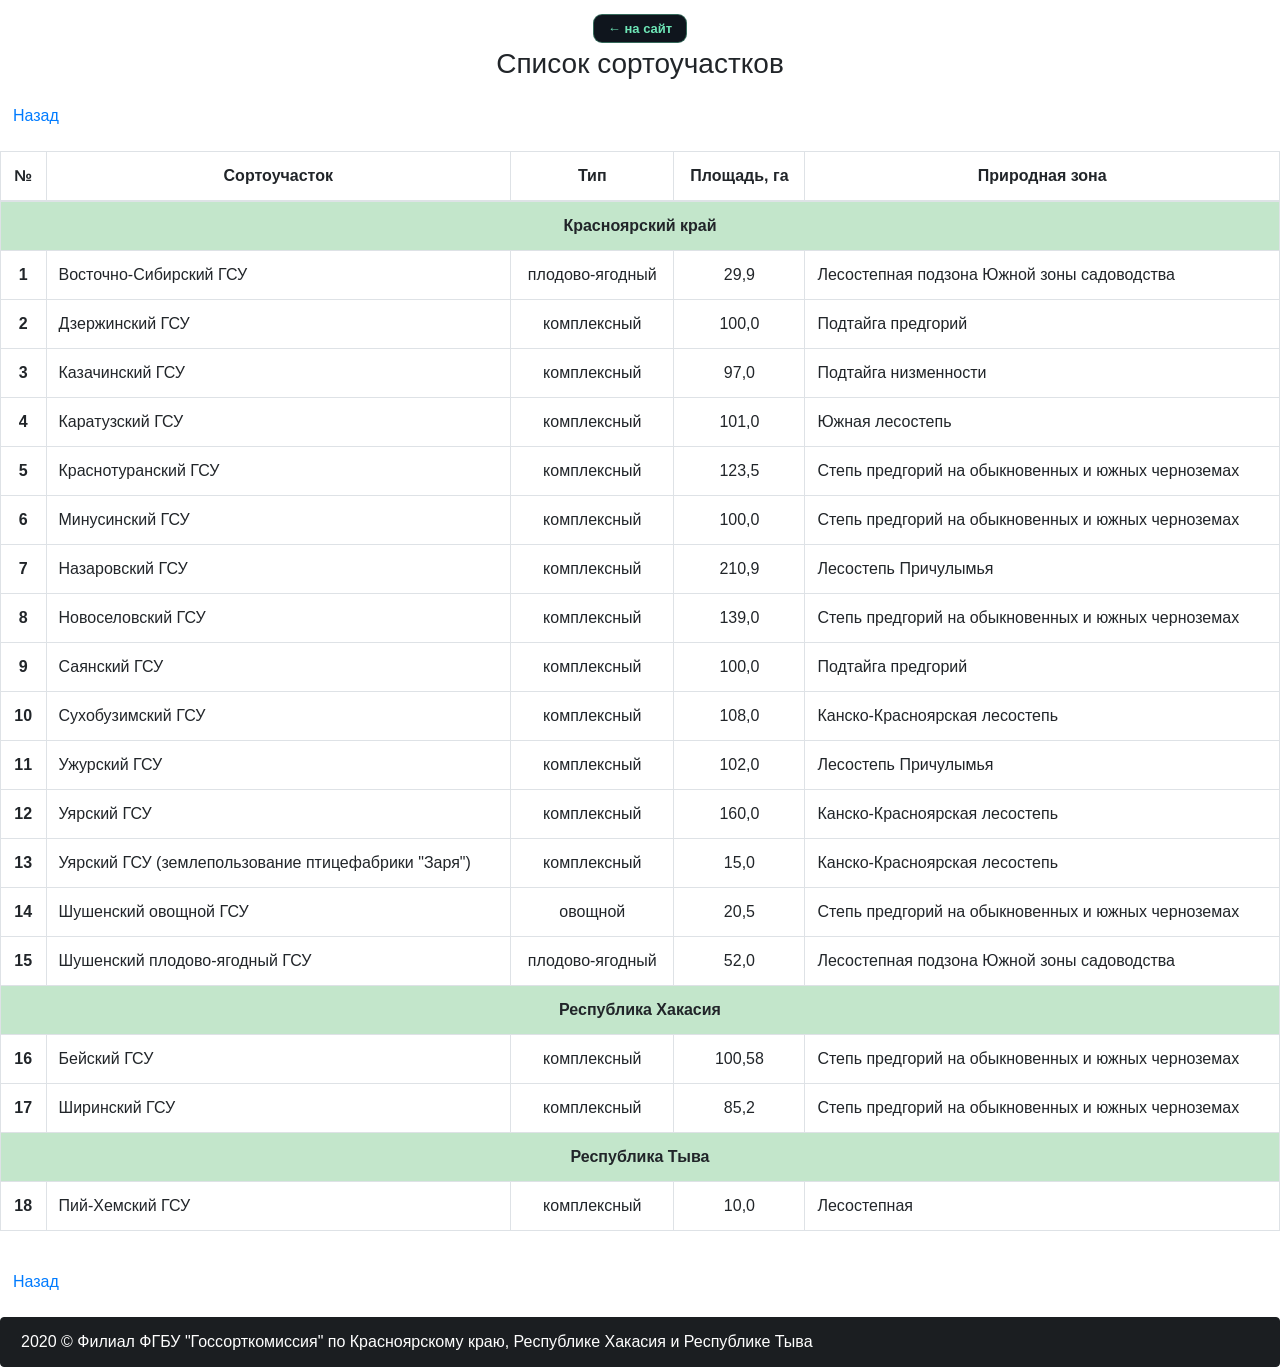
<file: maps/geoplots/common.html>
<!DOCTYPE html>
<html lang="en">
<head>
    <meta charset="UTF-8">
    <meta name="viewport" content="width=device-width, initial-scale=1.0">
    <title>Сортоучастки</title>
    <link rel="stylesheet" href="https://maxcdn.bootstrapcdn.com/bootstrap/4.0.0/css/bootstrap.min.css" integrity="sha384-Gn5384xqQ1aoWXA+058RXPxPg6fy4IWvTNh0E263XmFcJlSAwiGgFAW/dAiS6JXm" crossorigin="anonymous">

</head>
  <body>
<div style="text-align:center;padding:14px 0 4px"><a href="/" style="display:inline-block;padding:7px 14px;border-radius:9px;background:#0f151d;color:#6ee7b7;font:600 13px/1 -apple-system,Segoe UI,sans-serif;text-decoration:none;border:1px solid rgba(110,231,183,.4)">← на сайт</a></div>
    <h3 class="text-center">Список сортоучастков</h3>
    <p></p>
    <button type="button" class="btn btn-link"><a href="index.html" title="Перейти на главную страницу">Назад</a></button>
    <p></p>
    <div class="table-responsive">
    <table class="table table-bordered">
        <thead>
          <tr>
            <th scope="col" class="text-center">№</th>
            <th scope="col" class="text-center">Сортоучасток</th>
            <th scope="col" class="text-center">Тип</th>
            <th scope="col" class="text-center">Площадь, га</th>
            <th scope="col" class="text-center">Природная зона</th>
          </tr>
        </thead>
        <tbody>
            <td colspan="5" class="text-center font-weight-bold table-success">Красноярский край</td>
          <tr>
            <th scope="row" class="text-center">1</th>
            <td>Восточно-Сибирский ГСУ</td>
            <td class="text-center">плодово-ягодный</td>
            <td class="text-center">29,9</td>
            <td>Лесостепная подзона Южной зоны садоводства</td>
          </tr>
          <tr>
            <th scope="row" class="text-center">2</th>
            <td>Дзержинский ГСУ</td>
            <td class="text-center">комплексный</td>
            <td class="text-center">100,0</td>
            <td>Подтайга предгорий</td>
          </tr>
          <tr>
            <th scope="row" class="text-center">3</th>
            <td>Казачинский ГСУ</td>
            <td class="text-center">комплексный</td>
            <td class="text-center">97,0</td>
            <td>Подтайга низменности</td>
          </tr>
          <tr>
            <th scope="row" class="text-center">4</th>
            <td>Каратузский ГСУ</td>
            <td class="text-center">комплексный</td>
            <td class="text-center">101,0</td>
            <td>Южная лесостепь</td>
          </tr>
          <tr>
            <th scope="row" class="text-center">5</th>
            <td>Краснотуранский ГСУ</td>
            <td class="text-center">комплексный</td>
            <td class="text-center">123,5</td>
            <td>Степь предгорий на обыкновенных и южных черноземах</td>
          </tr>
          <tr>
            <th scope="row" class="text-center">6</th>
            <td>Минусинский ГСУ</td>
            <td class="text-center">комплексный</td>
            <td class="text-center">100,0</td>
            <td>Степь предгорий на обыкновенных и южных черноземах</td>
          </tr>
          <tr>
            <th scope="row" class="text-center">7</th>
            <td>Назаровский ГСУ</td>
            <td class="text-center">комплексный</td>
            <td class="text-center">210,9</td>
            <td>Лесостепь Причулымья</td>
          </tr>
          <tr>
            <th scope="row" class="text-center">8</th>
            <td>Новоселовский ГСУ</td>
            <td class="text-center">комплексный</td>
            <td class="text-center">139,0</td>
            <td>Степь предгорий на обыкновенных и южных черноземах</td>
          </tr>
          <tr>
            <th scope="row" class="text-center">9</th>
            <td>Саянский ГСУ</td>
            <td class="text-center">комплексный</td>
            <td class="text-center">100,0</td>
            <td>Подтайга предгорий</td>
          </tr>

          <tr>
            <th scope="row" class="text-center">10</th>
            <td>Сухобузимский ГСУ</td>
            <td class="text-center">комплексный</td>
            <td class="text-center">108,0</td>
            <td>Канско-Красноярская лесостепь</td>
          </tr>
          <tr>
            <th scope="row" class="text-center">11</th>
            <td>Ужурский ГСУ</td>
            <td class="text-center">комплексный</td>
            <td class="text-center">102,0</td>
            <td>Лесостепь Причулымья</td>
          </tr>
          <tr>
            <th scope="row" class="text-center">12</th>
            <td>Уярский ГСУ</td>
            <td class="text-center">комплексный</td>
            <td class="text-center">160,0</td>
            <td>Канско-Красноярская лесостепь</td>
          </tr>
          <tr>
            <th scope="row" class="text-center">13</th>
            <td>Уярский ГСУ (землепользование птицефабрики "Заря")</td>
            <td class="text-center">комплексный</td>
            <td class="text-center">15,0</td>
            <td>Канско-Красноярская лесостепь</td>
          </tr>
          <tr>
            <th scope="row" class="text-center">14</th>
            <td>Шушенский овощной ГСУ</td>
            <td class="text-center">овощной</td>
            <td class="text-center">20,5</td>
            <td>Степь предгорий на обыкновенных и южных черноземах</td>
          </tr>
          <tr>
            <th scope="row" class="text-center">15</th>
            <td>Шушенский плодово-ягодный ГСУ</td>
            <td class="text-center">плодово-ягодный</td>
            <td class="text-center">52,0</td>
            <td>Лесостепная подзона Южной зоны садоводства</td>
          </tr>
          <td colspan="5" class="text-center font-weight-bold table-success">Республика Хакасия</td>
          <tr>
            <th scope="row" class="text-center">16</th>
            <td>Бейский ГСУ</td>
            <td class="text-center">комплексный</td>
            <td class="text-center">100,58</td>
            <td>Степь предгорий на обыкновенных и южных черноземах</td>
          </tr>
          <tr>
            <th scope="row" class="text-center">17</th>
            <td>Ширинский ГСУ</td>
            <td class="text-center">комплексный</td>
            <td class="text-center">85,2</td>
            <td>Степь предгорий на обыкновенных и южных черноземах</td>
          </tr>
          <td colspan="5" class="text-center font-weight-bold table-success">Республика Тыва</td>
          <tr>
            <th scope="row" class="text-center">18</th>
            <td>Пий-Хемский ГСУ</td>
            <td class="text-center">комплексный</td>
            <td class="text-center">10,0</td>
            <td>Лесостепная</td>
          </tr>
        </tbody>
      </table>
    </div>
    <p></p>
    <button type="button" class="btn btn-link"><a href="index.html" title="Перейти на главную страницу">Назад</a></button>
    <p></p>

    <div class="list-group">
      <div class="text-left list-group-item list-group-item-action list-group-item-dark active mx-auto">
          2020 &copy; Филиал ФГБУ &quot;Госсорткомиссия&quot; по Красноярскому краю, Республике Хакасия и Республике Тыва
      </div>
    </div>
      <script src="https://code.jquery.com/jquery-3.2.1.slim.min.js" integrity="sha384-KJ3o2DKtIkvYIK3UENzmM7KCkRr/rE9/Qpg6aAZGJwFDMVNA/GpGFF93hXpG5KkN" crossorigin="anonymous"></script>
      <script src="https://cdnjs.cloudflare.com/ajax/libs/popper.js/1.12.9/umd/popper.min.js" integrity="sha384-ApNbgh9B+Y1QKtv3Rn7W3mgPxhU9K/ScQsAP7hUibX39j7fakFPskvXusvfa0b4Q" crossorigin="anonymous"></script>
      <script src="https://maxcdn.bootstrapcdn.com/bootstrap/4.0.0/js/bootstrap.min.js" integrity="sha384-JZR6Spejh4U02d8jOt6vLEHfe/JQGiRRSQQxSfFWpi1MquVdAyjUar5+76PVCmYl" crossorigin="anonymous"></script>
  
  </body>
</html>
</file>
<file: assets/css/style.css>
/* ==========================================================================
   brainstable.github.io — тёмная и светлая темы, без зависимостей
   ========================================================================== */

:root {
  color-scheme: dark;

  --bg: #0a0e13;
  --bg-alt: #0c1219;
  --card: #0f151d;
  --card-hi: #121a24;
  --card-2: var(--card-2);
  --line: rgba(255, 255, 255, 0.08);
  --line-hi: var(--line-hi);
  --text: #e7edf5;
  --muted: #94a3b6;

  /* акценты: текст, границы, подложки */
  --accent: #6ee7b7;
  --accent-2: #60a5fa;
  --accent-soft: var(--glow-1);
  --accent-border: rgba(110, 231, 183, 0.32);
  --accent-ink: var(--accent-ink);
  --accent-ink-2: var(--accent-ink-2);

  /* градиенты */
  --grad-a: #6ee7b7;
  --grad-b: #60a5fa;
  --rule: #7dd3fc;
  --btn-a: #6ee7b7;
  --btn-b: #60a5fa;
  --btn-fg: var(--btn-fg);

  /* поверхности и свечения */
  --chip-bg: var(--chip-bg);
  --surface-1: var(--surface-1);
  --surface-2: var(--surface-2);
  --inset-hi: var(--inset-hi);
  --float-bg: rgba(10, 16, 22, 0.86);
  --header-bg: var(--header-bg);
  --header-bg-solid: var(--header-bg-solid);
  --hero-frame-bg: var(--hero-frame-bg);
  --glow-1: var(--glow-1);
  --glow-2: var(--glow-2);

  /* тени и мелочи */
  --shadow-hero: var(--shadow-hero);
  --shadow-strong: var(--shadow-strong);
  --shadow-float: var(--shadow-float);
  --selection: var(--selection);
  --selection-fg: #ffffff;
  --scrollbar: var(--scrollbar);

  --radius: 18px;
  --radius-sm: 10px;
  --wrap: 1120px;
  --ease: cubic-bezier(0.2, 0.7, 0.2, 1);
  --font: ui-sans-serif, system-ui, -apple-system, "Segoe UI", Roboto, "Helvetica Neue", Arial, sans-serif;
  --mono: ui-monospace, SFMono-Regular, "JetBrains Mono", "Cascadia Mono", Consolas, monospace;
}

[data-theme="light"] {
  color-scheme: light;

  --bg: #f6f8fb;
  --bg-alt: #eaeff6;
  --card: #ffffff;
  --card-hi: #ffffff;
  --card-2: #eef2f7;
  --line: rgba(15, 23, 42, 0.10);
  --line-hi: rgba(15, 23, 42, 0.18);
  --text: #0f172a;
  --muted: #5a6a80;

  --accent: #047857;
  --accent-2: #1d4ed8;
  --accent-soft: rgba(4, 120, 87, 0.10);
  --accent-border: rgba(4, 120, 87, 0.26);
  --accent-ink: #065f46;
  --accent-ink-2: #1e40af;

  --grad-a: #059669;
  --grad-b: #2563eb;
  --rule: #0ea5e9;
  --btn-a: #10b981;
  --btn-b: #3b82f6;
  --btn-fg: #ffffff;

  --chip-bg: rgba(15, 23, 42, 0.04);
  --surface-1: rgba(15, 23, 42, 0.02);
  --surface-2: rgba(15, 23, 42, 0.05);
  --inset-hi: rgba(255, 255, 255, 0.75);
  --float-bg: rgba(255, 255, 255, 0.92);
  --header-bg: rgba(246, 248, 251, 0.78);
  --header-bg-solid: rgba(246, 248, 251, 0.95);
  --hero-frame-bg: linear-gradient(160deg, #ffffff, #e8eef6);
  --glow-1: rgba(16, 185, 129, 0.12);
  --glow-2: rgba(59, 130, 246, 0.12);

  --shadow-hero: 0 24px 60px rgba(15, 23, 42, 0.16);
  --shadow-strong: 0 18px 40px rgba(15, 23, 42, 0.12);
  --shadow-float: 0 8px 20px rgba(15, 23, 42, 0.12);
  --selection: rgba(5, 150, 105, 0.18);
  --selection-fg: #052e23;
  --scrollbar: #c3ccd9;
}

*,
*::before,
*::after { box-sizing: border-box; }

html {
  scroll-behavior: smooth;
  scroll-padding-top: 6rem;
  -webkit-text-size-adjust: 100%;
  background: var(--bg);
}

body {
  margin: 0;
  background: var(--bg);
  color: var(--text);
  font-family: var(--font);
  font-size: 16px;
  line-height: 1.6;
  -webkit-font-smoothing: antialiased;
  overflow-x: hidden;
  transition: background-color 0.25s var(--ease), color 0.25s var(--ease);
}

::selection { background: var(--selection); color: var(--selection-fg); }

img { max-width: 100%; height: auto; display: block; }

a { color: inherit; text-decoration: none; }

:focus-visible {
  outline: 2px solid var(--accent);
  outline-offset: 3px;
  border-radius: 4px;
}

code {
  font-family: var(--mono);
  font-size: 0.86em;
  color: var(--accent);
  background: var(--accent-soft);
  padding: 0.1em 0.35em;
  border-radius: 5px;
}

.wrap {
  width: 100%;
  max-width: var(--wrap);
  margin-inline: auto;
  padding-inline: clamp(1.15rem, 4vw, 2rem);
}

.skip-link {
  position: absolute;
  left: 1rem;
  top: -100px;
  z-index: 100;
  padding: 0.6rem 1rem;
  background: var(--accent);
  color: var(--btn-fg);
  border-radius: 8px;
  font-weight: 600;
  transition: top 0.2s var(--ease);
}
.skip-link:focus { top: 1rem; }

/* ---------------------------------------------------------------- Header */

.header {
  position: sticky;
  top: 0;
  z-index: 50;
  background: var(--header-bg);
  backdrop-filter: blur(14px);
  -webkit-backdrop-filter: blur(14px);
  border-bottom: 1px solid transparent;
  transition: border-color 0.25s var(--ease), background 0.25s var(--ease);
}
.header.is-scrolled {
  border-bottom-color: var(--line);
  background: var(--header-bg-solid);
}

.header__inner {
  display: flex;
  align-items: center;
  gap: 1.5rem;
  min-height: 4.25rem;
}

.brand {
  display: inline-flex;
  align-items: center;
  gap: 0.7rem;
  font-weight: 600;
  letter-spacing: -0.01em;
}

.brand__mark {
  display: grid;
  place-items: center;
  width: 2.1rem;
  height: 2.1rem;
  border-radius: 9px;
  background: linear-gradient(135deg, var(--glow-1), var(--glow-2));
  border: 1px solid var(--accent-border);
  color: var(--accent);
  font-family: var(--mono);
  font-size: 0.72rem;
  letter-spacing: 0.04em;
}

.brand__name { font-size: 0.95rem; white-space: nowrap; }

.nav {
  display: flex;
  gap: 0.35rem;
  margin-left: auto;
}

.nav__link {
  padding: 0.4rem 0.7rem;
  border-radius: 8px;
  font-size: 0.9rem;
  color: var(--muted);
  transition: color 0.2s var(--ease), background 0.2s var(--ease);
}
.nav__link:hover { color: var(--text); background: var(--surface-2); }
.nav__link.is-active { color: var(--accent); background: var(--accent-soft); }

.header__gh { margin-left: 0.5rem; }

/* Переключатель темы */
.theme-toggle {
  display: grid;
  place-items: center;
  width: 2.25rem;
  height: 2.25rem;
  margin-left: 0.5rem;
  padding: 0;
  border: 1px solid var(--line-hi);
  border-radius: 9px;
  background: var(--surface-1);
  color: var(--muted);
  cursor: pointer;
  transition: color 0.2s var(--ease), border-color 0.2s var(--ease), background 0.2s var(--ease);
}
.theme-toggle:hover {
  color: var(--accent);
  border-color: var(--accent-border);
  background: var(--accent-soft);
}
.theme-toggle .icon { width: 17px; height: 17px; }
[data-theme="dark"] .icon--moon { display: none; }
[data-theme="light"] .icon--sun { display: none; }

/* Переключатель языка */
.lang {
  display: inline-flex;
  align-items: stretch;
  margin-left: 0.5rem;
  border: 1px solid var(--line-hi);
  border-radius: 9px;
  overflow: hidden;
  font-family: var(--mono);
  font-size: 0.72rem;
  font-weight: 600;
}
.lang__link {
  display: inline-flex;
  align-items: center;
  padding: 0 0.55rem;
  color: var(--muted);
  transition: color 0.2s var(--ease), background 0.2s var(--ease);
}
a.lang__link:hover { color: var(--accent); background: var(--accent-soft); }
.lang__link.is-active { color: var(--accent); background: var(--accent-soft); }

/* Иллюстрации под тему */
.theme-img--light { display: none; }
[data-theme="light"] .theme-img--light { display: block; }
[data-theme="light"] .theme-img--dark { display: none; }

/* --------------------------------------------------------------- Buttons */

.btn {
  display: inline-flex;
  align-items: center;
  justify-content: center;
  gap: 0.5rem;
  padding: 0.72rem 1.25rem;
  border-radius: 11px;
  border: 1px solid transparent;
  font-weight: 600;
  font-size: 0.95rem;
  line-height: 1;
  cursor: pointer;
  transition: transform 0.2s var(--ease), box-shadow 0.2s var(--ease),
    background 0.2s var(--ease), border-color 0.2s var(--ease), color 0.2s var(--ease);
}
.btn:hover { transform: translateY(-1px); }
.btn:active { transform: translateY(0); }

.btn--primary {
  background: linear-gradient(135deg, var(--btn-a), var(--btn-b));
  color: var(--btn-fg);
  box-shadow: 0 8px 30px var(--glow-2);
}
.btn--primary:hover { box-shadow: 0 12px 34px var(--accent-border); }

.btn--ghost {
  border-color: var(--line-hi);
  color: var(--text);
  background: var(--surface-1);
}
.btn--ghost:hover { border-color: var(--accent-border); color: var(--accent); }

.btn--sm { padding: 0.5rem 0.85rem; font-size: 0.85rem; border-radius: 9px; }

/* ------------------------------------------------------------------ Hero */

.hero {
  position: relative;
  padding-block: clamp(3rem, 7vw, 6rem) clamp(2rem, 4vw, 3rem);
  overflow: hidden;
}

.hero__glow {
  position: absolute;
  inset: -20% -10% auto -10%;
  height: 60rem;
  background:
    radial-gradient(38rem 26rem at 22% 12%, var(--glow-1), transparent 62%),
    radial-gradient(34rem 24rem at 78% 6%, var(--glow-2), transparent 60%);
  pointer-events: none;
}

.hero__inner {
  position: relative;
  display: grid;
  grid-template-columns: 1.05fr 0.95fr;
  align-items: center;
  gap: clamp(2rem, 5vw, 4.5rem);
}

.eyebrow {
  display: inline-flex;
  align-items: center;
  gap: 0.55rem;
  margin: 0 0 1.1rem;
  font-family: var(--mono);
  font-size: 0.73rem;
  letter-spacing: 0.16em;
  text-transform: uppercase;
  color: var(--accent);
}

.dot {
  width: 6px;
  height: 6px;
  border-radius: 50%;
  background: var(--accent);
  box-shadow: 0 0 0 4px var(--glow-1);
}

.hero__title {
  margin: 0 0 1.2rem;
  font-size: clamp(2.7rem, 7.2vw, 4.8rem);
  line-height: 0.96;
  letter-spacing: -0.035em;
  font-weight: 700;
}

.grad {
  background: linear-gradient(100deg, var(--grad-a) 0%, var(--rule) 48%, var(--grad-b) 100%);
  -webkit-background-clip: text;
  background-clip: text;
  color: transparent;
}

.hero__lead {
  max-width: 33rem;
  margin: 0 0 1.8rem;
  font-size: clamp(1rem, 1.5vw, 1.1rem);
  color: var(--muted);
}

.hero__actions {
  display: flex;
  flex-wrap: wrap;
  gap: 0.75rem;
  margin-bottom: 1.9rem;
}

.chips {
  display: flex;
  flex-wrap: wrap;
  gap: 0.45rem;
  margin: 0;
  padding: 0;
  list-style: none;
}

.chip {
  padding: 0.28rem 0.62rem;
  border: 1px solid var(--line);
  border-radius: 999px;
  background: var(--chip-bg);
  color: var(--muted);
  font-family: var(--mono);
  font-size: 0.72rem;
  letter-spacing: 0.01em;
  white-space: nowrap;
}

.chips--hero .chip {
  border-color: var(--accent-border);
  color: var(--accent-ink);
  background: var(--accent-soft);
}

.hero__art { position: relative; }

.hero__frame {
  position: relative;
  border: 1px solid var(--line-hi);
  border-radius: 22px;
  overflow: hidden;
  background: var(--hero-frame-bg);
  box-shadow:
    var(--shadow-hero),
    inset 0 1px 0 var(--inset-hi);
  transform: perspective(1200px) rotateY(-6deg) rotateX(2deg);
  transition: transform 0.6s var(--ease);
}
.hero__frame:hover { transform: perspective(1200px) rotateY(-2deg) rotateX(1deg); }

.hero__frame img { width: 100%; aspect-ratio: 9 / 7; object-fit: cover; }

.float {
  position: absolute;
  padding: 0.35rem 0.65rem;
  border-radius: 8px;
  border: 1px solid var(--accent-border);
  background: var(--float-bg);
  color: var(--accent-ink);
  font-family: var(--mono);
  font-size: 0.72rem;
  backdrop-filter: blur(6px);
  box-shadow: var(--shadow-float);
  animation: float 7s ease-in-out infinite;
}
.float { z-index: 2; }
.float--1 { top: 11%; left: -1.1rem; }
.float--2 { bottom: 24%; right: -1.1rem; animation-delay: -2.4s; }
.float--3 { bottom: 7%; left: 8%; animation-delay: -4.2s; color: var(--accent-ink-2); border-color: var(--accent-border); }

@keyframes float {
  0%, 100% { transform: translateY(0); }
  50% { transform: translateY(-8px); }
}

/* --------------------------------------------------------------- Metrics */

.metrics {
  display: grid;
  grid-template-columns: repeat(4, 1fr);
  gap: 1rem;
  margin: 0;
  padding: clamp(1.6rem, 3vw, 2.2rem) 0 0;
  border-top: 1px solid var(--line);
}

.metric { display: flex; flex-direction: column-reverse; gap: 0.15rem; }

.metric dd {
  margin: 0;
  font-size: clamp(1.6rem, 3vw, 2.1rem);
  font-weight: 700;
  letter-spacing: -0.03em;
  line-height: 1;
  background: linear-gradient(120deg, var(--grad-a), var(--grad-b));
  -webkit-background-clip: text;
  background-clip: text;
  color: transparent;
}

.metric dt {
  font-size: 0.78rem;
  color: var(--muted);
  letter-spacing: 0.01em;
}

/* -------------------------------------------------------------- Sections */

.section { padding-block: clamp(3rem, 6vw, 5rem); }

.section--alt {
  background: var(--bg-alt);
  border-block: 1px solid var(--line);
}

.section--divided { border-top: 1px solid var(--line); }

.section__head { max-width: 46rem; margin-bottom: clamp(2rem, 4vw, 3rem); }

.section__title {
  margin: 0 0 0.7rem;
  font-size: clamp(1.8rem, 3.6vw, 2.6rem);
  line-height: 1.1;
  letter-spacing: -0.025em;
}

.section__lead { margin: 0; color: var(--muted); }
.section__lead a { color: var(--accent); text-decoration: underline; text-underline-offset: 3px; }

/* --------------------------------------------------------------- Projects */

.projects {
  display: grid;
  grid-template-columns: repeat(auto-fit, minmax(min(100%, 420px), 1fr));
  gap: clamp(1rem, 2vw, 1.5rem);
}

.card {
  display: flex;
  flex-direction: column;
  background: linear-gradient(180deg, var(--card-hi), var(--card));
  border: 1px solid var(--line);
  border-radius: var(--radius);
  overflow: hidden;
  transition: transform 0.3s var(--ease), border-color 0.3s var(--ease), box-shadow 0.3s var(--ease);
}

.card:hover {
  transform: translateY(-4px);
  border-color: var(--accent-border);
  box-shadow: var(--shadow-strong);
}

/* Карточки без превью: закрытые проекты */

.projects--closed {
  grid-template-columns: repeat(auto-fit, minmax(min(100%, 320px), 1fr));
}

.card--closed {
  background:
    radial-gradient(22rem 12rem at 0% 0%, var(--glow-2), transparent 60%),
    linear-gradient(180deg, var(--card-hi), var(--card));
}

.card--closed .card__body { padding: 1.5rem 1.4rem; }

.card--closed .chips { margin-top: auto; margin-bottom: 0; }

.card__preview {
  position: relative;
  display: block;
  aspect-ratio: 8 / 5;
  border-bottom: 1px solid var(--line);
  overflow: hidden;
  background:
    radial-gradient(18rem 10rem at 25% 20%, var(--glow-1), transparent 65%),
    radial-gradient(16rem 10rem at 80% 75%, var(--glow-2), transparent 65%),
    var(--card-2);
}
.card__preview img {
  width: 100%;
  height: 100%;
  object-fit: cover;
  transition: transform 0.6s var(--ease);
}
.card:hover .card__preview img { transform: scale(1.03); }

/* Скриншот приложения: картинка лежит фоном, поэтому при недоступности
   внешнего URL остаётся градиент, а не «битая» иконка. */
.card__preview--shot {
  background-image:
    url("../img/preview-meteogsu.jpg"),
    radial-gradient(20rem 12rem at 30% 20%, var(--glow-1), transparent 60%),
    radial-gradient(18rem 12rem at 75% 70%, var(--glow-2), transparent 60%);
  background-size: cover, cover, cover;
  background-position: center center;
  background-repeat: no-repeat;
  background-color: var(--card-2);
}

.card__shot-tag {
  position: absolute;
  left: 0.75rem;
  bottom: 0.75rem;
  padding: 0.3rem 0.6rem;
  border: 1px solid var(--line-hi);
  border-radius: 8px;
  background: var(--float-bg);
  backdrop-filter: blur(6px);
  -webkit-backdrop-filter: blur(6px);
  font-family: var(--mono);
  font-size: 0.7rem;
  color: var(--text);
}

.card__body { padding: 1.35rem 1.4rem 1.5rem; display: flex; flex-direction: column; flex: 1; }

.card__top { display: flex; align-items: center; gap: 0.6rem; }

.card__title { margin: 0; font-size: 1.12rem; letter-spacing: -0.015em; }

.card__sub {
  margin: 0.15rem 0 0.75rem;
  font-size: 0.82rem;
  color: var(--accent);
  font-family: var(--mono);
}

.card__text { margin: 0 0 1.1rem; font-size: 0.92rem; color: var(--muted); }
.card__text code { font-size: 0.85em; }

.card__body .chips { margin-bottom: 1.2rem; }

.card__link {
  margin-top: auto;
  align-self: flex-start;
  display: inline-flex;
  align-items: center;
  gap: 0.4rem;
  font-size: 0.9rem;
  font-weight: 600;
  color: var(--accent);
}
.card__link span { transition: transform 0.25s var(--ease); }
.card__link:hover span { transform: translateX(4px); }

.card__links {
  margin-top: auto;
  display: flex;
  flex-wrap: wrap;
  align-items: center;
  gap: 0.5rem 1.2rem;
}
.card__links .card__link { margin-top: 0; }
.card__link--muted { color: var(--muted); font-weight: 500; }
.card__link--muted:hover { color: var(--text); }

.card__note {
  margin: 0.55rem 0 0;
  font-size: 0.74rem;
  color: var(--muted);
  opacity: 0.85;
}

.badge {
  padding: 0.16rem 0.5rem;
  border-radius: 999px;
  font-size: 0.68rem;
  font-family: var(--mono);
  letter-spacing: 0.04em;
  text-transform: uppercase;
}
.badge--live { background: var(--accent-soft); color: var(--accent); border: 1px solid var(--accent-border); }

/* ------------------------------------------------------------------ Steps */

.steps {
  display: grid;
  grid-template-columns: repeat(auto-fit, minmax(min(100%, 260px), 1fr));
  gap: clamp(1rem, 2vw, 1.5rem);
}

.step {
  position: relative;
  padding: 1.6rem 1.5rem;
  border: 1px solid var(--line);
  border-radius: var(--radius);
  background: linear-gradient(180deg, var(--surface-1), transparent);
  overflow: hidden;
}

.step::after {
  content: "";
  position: absolute;
  inset: auto -40% -70% auto;
  width: 14rem;
  height: 14rem;
  background: radial-gradient(circle, var(--accent-soft), transparent 65%);
}

.step__num {
  display: block;
  margin-bottom: 0.6rem;
  font-family: var(--mono);
  font-size: 0.78rem;
  letter-spacing: 0.14em;
  color: rgba(110, 231, 183, 0.75);
}

.step__title { margin: 0 0 0.5rem; font-size: 1.15rem; }
.step__text { margin: 0; font-size: 0.93rem; color: var(--muted); }

/* ------------------------------------------------------------------ Stack */

.stack {
  display: grid;
  grid-template-columns: repeat(auto-fit, minmax(min(100%, 250px), 1fr));
  gap: 1.5rem 2rem;
}

.stack__title {
  margin: 0 0 0.7rem;
  font-size: 0.78rem;
  font-family: var(--mono);
  letter-spacing: 0.14em;
  text-transform: uppercase;
  color: var(--muted);
}

/* ------------------------------------------------------------------ Stats */

.gh-panel {
  display: flex;
  flex-wrap: wrap;
  align-items: center;
  justify-content: space-between;
  gap: 1.5rem 2rem;
  padding: clamp(1.4rem, 3vw, 2.1rem);
  border: 1px solid var(--line);
  border-radius: var(--radius);
  background:
    radial-gradient(30rem 14rem at 12% 0%, var(--accent-soft), transparent 62%),
    radial-gradient(26rem 14rem at 92% 110%, var(--glow-2), transparent 60%),
    linear-gradient(160deg, var(--card-hi), var(--card));
}

.gh-panel__handle {
  margin: 0 0 1.1rem;
  font-family: var(--mono);
  font-size: 0.9rem;
  color: var(--accent);
}

.gh-facts {
  display: flex;
  flex-wrap: wrap;
  gap: 1.2rem 2.4rem;
  margin: 0;
  padding: 0;
  list-style: none;
}

.gh-facts li { display: flex; flex-direction: column; gap: 0.1rem; }

.gh-facts b {
  font-size: clamp(1.5rem, 3vw, 1.9rem);
  line-height: 1;
  letter-spacing: -0.02em;
  background: linear-gradient(120deg, var(--grad-a), var(--grad-b));
  -webkit-background-clip: text;
  background-clip: text;
  color: transparent;
}

.gh-facts span { font-size: 0.78rem; color: var(--muted); }

/* --------------------------------------------------------------- Contacts */

.contacts {
  display: grid;
  grid-template-columns: repeat(auto-fit, minmax(min(100%, 240px), 1fr));
  gap: 1rem;
}

.contact {
  display: flex;
  flex-direction: column;
  gap: 0.3rem;
  padding: 1.25rem 1.35rem;
  border: 1px solid var(--line);
  border-radius: var(--radius-sm);
  background: var(--card);
  transition: border-color 0.25s var(--ease), transform 0.25s var(--ease), background 0.25s var(--ease);
}
.contact:hover {
  transform: translateY(-3px);
  border-color: var(--accent-border);
  background: var(--card-hi);
}

.contact__label {
  font-family: var(--mono);
  font-size: 0.72rem;
  letter-spacing: 0.14em;
  text-transform: uppercase;
  color: var(--accent);
}
.contact__value { font-size: 0.95rem; color: var(--text); word-break: break-word; }

/* ---------------------------------------------------------------- Resume */

.cv {
  max-width: 1080px;
  margin-inline: auto;
  padding: clamp(2rem, 4vw, 3rem) clamp(1.15rem, 4vw, 2rem) clamp(2.5rem, 6vw, 4rem);
}

.cv__name {
  margin: 0 0 0.3rem;
  font-size: clamp(2rem, 4vw, 2.8rem);
  line-height: 1.05;
  letter-spacing: -0.03em;
}

.cv__role {
  margin: 0 0 1rem;
  color: var(--accent);
  font-weight: 600;
  font-size: 1.02rem;
}

.cv__meta {
  display: flex;
  flex-wrap: wrap;
  gap: 0.35rem 1.1rem;
  margin: 0 0 1.5rem;
  padding: 0;
  list-style: none;
  color: var(--muted);
  font-size: 0.9rem;
}

.cv__meta li { position: relative; }
.cv__meta li + li::before {
  content: "";
  position: absolute;
  left: -0.62rem;
  top: 50%;
  width: 3px;
  height: 3px;
  border-radius: 50%;
  background: var(--line-hi);
  transform: translateY(-50%);
}

.cv__actions {
  display: flex;
  flex-wrap: wrap;
  gap: 0.6rem;
  margin-bottom: clamp(1.6rem, 3vw, 2.2rem);
}

.cv__grid {
  display: grid;
  grid-template-columns: minmax(0, 1.6fr) minmax(0, 1fr);
  gap: clamp(1.5rem, 3vw, 2.6rem);
  align-items: start;
  padding-top: clamp(1.4rem, 3vw, 2rem);
  border-top: 1px solid var(--line);
}

.cv-block { margin-bottom: 2rem; }
.cv-block:last-child { margin-bottom: 0; }

.cv-block__title {
  margin: 0 0 0.9rem;
  padding-bottom: 0.45rem;
  border-bottom: 1px solid var(--line);
  font-family: var(--mono);
  font-size: 0.74rem;
  font-weight: 600;
  letter-spacing: 0.14em;
  text-transform: uppercase;
  color: var(--muted);
}

.cv-role { margin-bottom: 1.45rem; }
.cv-role:last-child { margin-bottom: 0; }

.cv-role__head {
  display: flex;
  flex-wrap: wrap;
  align-items: baseline;
  justify-content: space-between;
  gap: 0.2rem 0.9rem;
}

.cv-role__title { margin: 0; font-size: 1.02rem; letter-spacing: -0.01em; }

.cv-role__period {
  font-family: var(--mono);
  font-size: 0.75rem;
  color: var(--muted);
  white-space: nowrap;
}

.cv-role__company { margin: 0.15rem 0 0.55rem; color: var(--accent); font-size: 0.9rem; }

.cv-list {
  margin: 0;
  padding-left: 1.05rem;
  color: var(--muted);
  font-size: 0.92rem;
}
.cv-list li { margin-bottom: 0.32rem; }
.cv-list li:last-child { margin-bottom: 0; }
.cv-list--tight { font-size: 0.88rem; }

.cv-tags {
  display: flex;
  flex-wrap: wrap;
  gap: 0.35rem;
  margin: 0;
  padding: 0;
  list-style: none;
}

.cv-fact {
  display: flex;
  justify-content: space-between;
  gap: 0.75rem;
  padding: 0.4rem 0;
  border-bottom: 1px dashed var(--line);
  font-size: 0.89rem;
}
.cv-fact:last-child { border-bottom: 0; }
.cv-fact span:last-child { color: var(--muted); text-align: right; }

.cv-links { display: flex; flex-direction: column; gap: 0.35rem; font-size: 0.9rem; }
.cv-links a { color: var(--accent); }
.cv-links a:hover { text-decoration: underline; text-underline-offset: 3px; }

@media (max-width: 860px) {
  .cv__grid { grid-template-columns: 1fr; }
}

/* Печать и PDF: белый лист, без интерфейса */
@media print {
  :root,
  [data-theme="light"],
  [data-theme="dark"] {
    --bg: #ffffff;
    --bg-alt: #ffffff;
    --card: #ffffff;
    --card-hi: #ffffff;
    --card-2: #ffffff;
    --text: #111418;
    --muted: #444b55;
    --line: #d7dce3;
    --line-hi: #c3c9d2;
    --accent: #0b5f46;
    --accent-2: #1a3f8f;
  }

  @page { margin: 12mm 14mm; }

  html, body { background: #ffffff; }
  body { font-size: 9.6pt; line-height: 1.45; }

  .header,
  .footer,
  .skip-link,
  .cv__actions,
  .lang,
  .theme-toggle { display: none !important; }

  .cv { max-width: none; padding: 0; }
  .cv__name { font-size: 20pt; margin-bottom: 0.15rem; }
  .cv__role { font-size: 10.4pt; margin-bottom: 0.55rem; }
  .cv__meta { font-size: 8.4pt; margin-bottom: 0.7rem; gap: 0.2rem 0.9rem; }

  .cv__grid { display: block; padding-top: 0.4rem; }
  .cv-block { margin-bottom: 1.05rem; break-inside: avoid; page-break-inside: avoid; }
  .cv-block__title { margin-bottom: 0.45rem; padding-bottom: 0.25rem; font-size: 0.64rem; }
  .cv-role { margin-bottom: 0.8rem; break-inside: avoid; page-break-inside: avoid; }
  .cv-role__title { font-size: 0.95rem; }
  .cv-role__company { margin: 0.1rem 0 0.28rem; font-size: 0.83rem; }
  .cv-role__period { font-size: 0.66rem; }
  .cv-list { font-size: 8.6pt; padding-left: 0.95rem; }
  .cv-list li { margin-bottom: 0.12rem; }
  .cv-tags { gap: 0.18rem; }
  .cv-tags .chip { font-size: 0.58rem; padding: 0.16rem 0.38rem; }
  .cv-fact { padding: 0.25rem 0; font-size: 0.8rem; }

  a { color: #111418; text-decoration: none; }
}

/* --------------------------------------------------------- Apps / carousel */

.apps {
  max-width: 1080px;
  margin-inline: auto;
  padding: clamp(2rem, 4vw, 3rem) clamp(1.15rem, 4vw, 2rem) clamp(2.5rem, 6vw, 4rem);
}

.apps__lead { max-width: 62ch; color: var(--muted); margin: 0 0 clamp(1.6rem, 3vw, 2.4rem); }

.app { margin-bottom: clamp(2.2rem, 4vw, 3.2rem); }
.app:last-child { margin-bottom: 0; }

.app__head {
  display: flex;
  flex-wrap: wrap;
  align-items: baseline;
  gap: 0.3rem 0.9rem;
  margin-bottom: 0.15rem;
}

.app__title { margin: 0; font-size: clamp(1.15rem, 2vw, 1.42rem); letter-spacing: -0.015em; }

.app__sub { margin: 0 0 0.7rem; color: var(--accent); font-size: 0.92rem; }

.app__text { max-width: 74ch; margin: 0 0 0.9rem; color: var(--muted); font-size: 0.94rem; }

.app .chips { margin-bottom: 1rem; }

.carousel {
  position: relative;
  border: 1px solid var(--line);
  border-radius: 16px;
  overflow: hidden;
  background: var(--card-2);
}

.carousel__viewport {
  display: flex;
  overflow-x: auto;
  scroll-snap-type: x mandatory;
  scroll-behavior: smooth;
  scrollbar-width: none;
}
.carousel__viewport::-webkit-scrollbar { display: none; }

.carousel__item {
  flex: 0 0 100%;
  scroll-snap-align: center;
  display: flex;
  align-items: center;
  justify-content: center;
  height: clamp(200px, 56vw, 560px);
  padding: 0.35rem;
}

.carousel__item img {
  max-width: 100%;
  max-height: 100%;
  width: auto;
  height: auto;
  object-fit: contain;
  border-radius: 8px;
}

.carousel__btn {
  position: absolute;
  top: 50%;
  transform: translateY(-50%);
  display: grid;
  place-items: center;
  width: 38px;
  height: 38px;
  padding: 0;
  border-radius: 50%;
  border: 1px solid var(--line-hi);
  background: var(--float-bg);
  color: var(--text);
  font-size: 1.15rem;
  line-height: 1;
  cursor: pointer;
  backdrop-filter: blur(8px);
  -webkit-backdrop-filter: blur(8px);
  transition: color 0.2s var(--ease), border-color 0.2s var(--ease), opacity 0.2s var(--ease);
}
.carousel__btn:hover { color: var(--accent); border-color: var(--accent-border); }
.carousel__btn--prev { left: 0.65rem; }
.carousel__btn--next { right: 0.65rem; }

.carousel__bar {
  display: flex;
  align-items: center;
  justify-content: space-between;
  gap: 1rem;
  padding: 0.5rem 0.85rem;
  border-top: 1px solid var(--line);
  background: var(--card);
}

.carousel__count {
  font-family: var(--mono);
  font-size: 0.73rem;
  letter-spacing: 0.06em;
  color: var(--muted);
}

.carousel__hint { font-size: 0.73rem; color: var(--muted); }

@media (max-width: 640px) {
  .carousel__hint { display: none; }
  .carousel__btn { width: 34px; height: 34px; }
}

/* ----------------------------------------------------------------- Footer */

.footer { border-top: 1px solid var(--line); padding-block: 2rem; }

.footer__inner {
  display: flex;
  flex-wrap: wrap;
  justify-content: space-between;
  gap: 0.6rem 1.5rem;
}

.footer__text { margin: 0; font-size: 0.85rem; }
.footer__muted { color: var(--muted); }

/* ---------------------------------------------------------------- Reveal */

.reveal {
  transition: opacity 0.65s var(--ease), transform 0.65s var(--ease);
}
.js .reveal {
  opacity: 0;
  transform: translateY(16px);
  will-change: opacity, transform;
}
.js .reveal.is-visible { opacity: 1; transform: none; }

/* ------------------------------------------------------------ Responsive */

@media (max-width: 960px) {
  .hero__inner { grid-template-columns: 1fr; }
  .hero__art { order: -1; max-width: 34rem; }
  .hero__frame { transform: none; }
  .hero__frame:hover { transform: translateY(-2px); }
}

@media (max-width: 1060px) {
  .nav { display: none; }
  .lang { margin-left: auto; }
  .theme-toggle { margin-left: 0.5rem; }
  .header__gh { margin-left: 0.5rem; }
}

@media (max-width: 640px) {
  .metrics { grid-template-columns: repeat(2, 1fr); gap: 1.2rem; }
  .float--1 { left: 0.5rem; }
  .float--2 { right: 0.5rem; }
  .brand__name { display: none; }
}

@media (prefers-reduced-motion: reduce) {
  html { scroll-behavior: auto; }
  *, *::before, *::after {
    animation-duration: 0.001ms !important;
    animation-iteration-count: 1 !important;
    transition-duration: 0.001ms !important;
  }
  .reveal { opacity: 1; transform: none; }
  .js .reveal { opacity: 1; transform: none; }
}

/* ------------------------------------------------------------- Scrollbar */

@supports (scrollbar-color: red blue) {
  html { scrollbar-color: var(--scrollbar) transparent; scrollbar-width: thin; }
}
</file>
